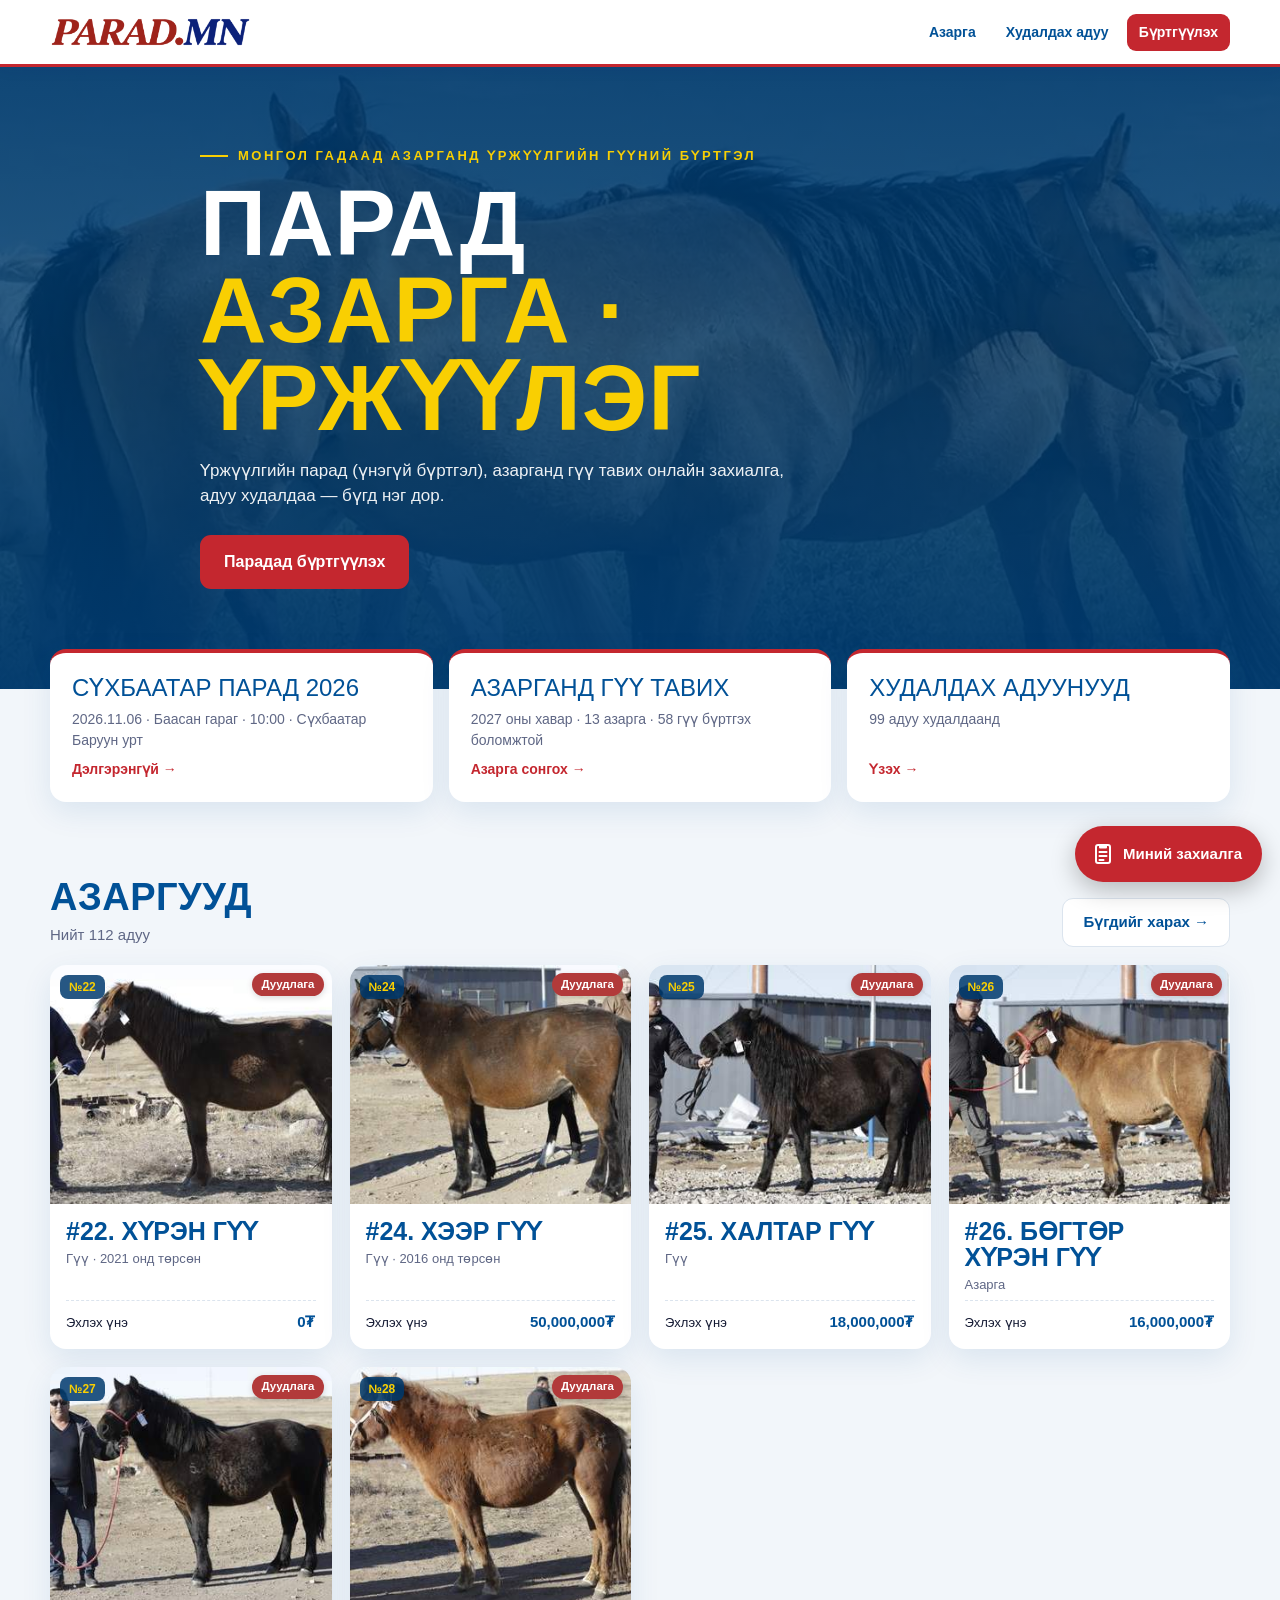
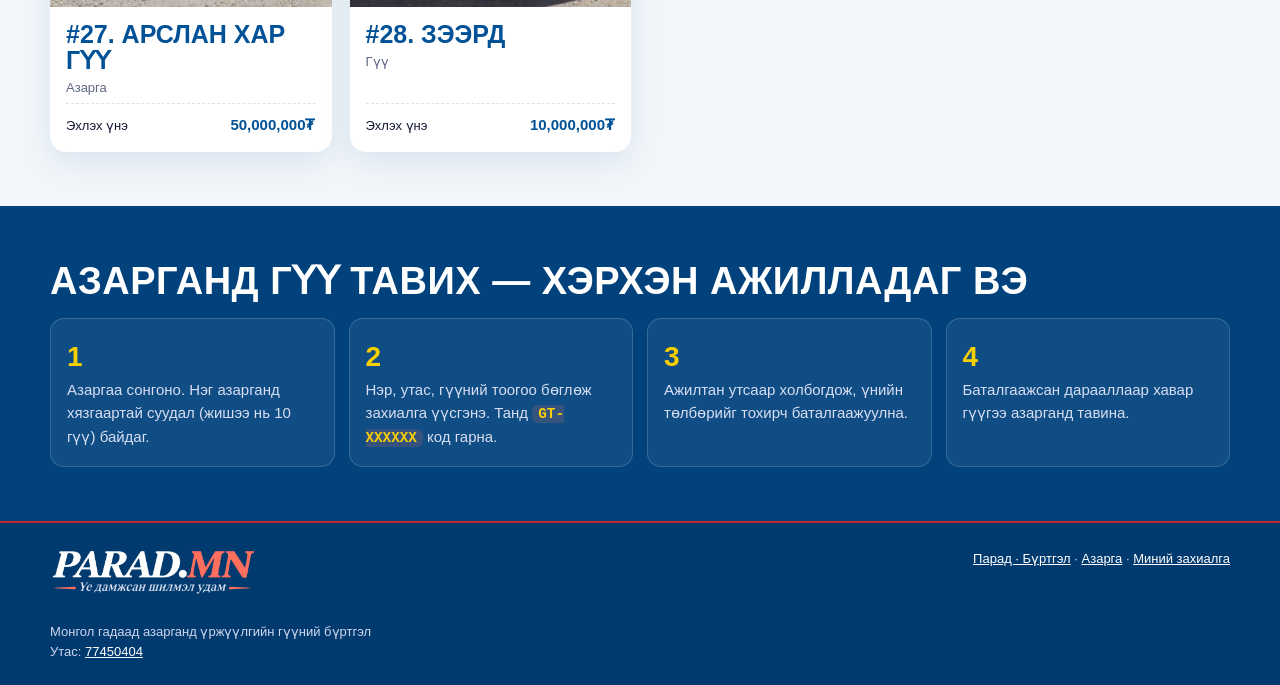
<file: index.html>
<!doctype html>
<html lang="mn">
<head>
<meta charset="utf-8">
<meta name="viewport" content="width=device-width, initial-scale=1, viewport-fit=cover">
<title>Parad.mn — Үе дамжсан шилмэл удам · Азарганд гүү тавих · Худалдах адуунууд</title>
<meta name="description" content="Монгол гадаад азарганд үржүүлгийн гүүний бүртгэл: үржүүлгийн парад (үнэгүй бүртгэл), азарганд гүү тавих онлайн захиалга, азарга зарах, дуудлага худалдаа.">
<meta property="og:title" content="Parad.mn — Үе дамжсан шилмэл удам">
<meta property="og:description" content="Парад, азарганд гүү тавих, азарга зарах — нэг дор.">
<meta property="og:image" content="img/hero.jpg">
<meta name="theme-color" content="#ffffff">
<link rel="preconnect" href="https://fonts.googleapis.com">
<link rel="preconnect" href="https://fonts.gstatic.com" crossorigin>
<link href="https://fonts.googleapis.com/css2?family=Montserrat:wght@400;500;600;700;800&family=Oswald:wght@500;600;700&display=swap" rel="stylesheet" media="print" onload="this.media=\'all\'"><noscript><link href="https://fonts.googleapis.com/css2?family=Montserrat:wght@400;500;600;700;800&family=Oswald:wght@500;600;700&display=swap" rel="stylesheet"></noscript>
<link rel="stylesheet" href="css/style.css?v=2611271330">
<link rel="stylesheet" href="css/pm.css?v=2611271330">
<link rel="modulepreload" href="js/app.js?v=2611271330">
<link rel="modulepreload" href="js/config.js?v=2611271330">
<link rel="modulepreload" href="js/vendor/qrcode.mjs?v=2611271330">
<link rel="modulepreload" href="js/pm-ui.js?v=2611271330">
<link rel="preconnect" href="https://mfghbmsqdksbxpnbvmbs.supabase.co" crossorigin>
<link rel="icon" href="favicon.png" type="image/png">
<link rel="apple-touch-icon" href="apple-touch-icon.png">
</head>
<body>
<header class="site-header" id="site-header"></header>
<main>
  <section class="home-hero">
    <div class="container">
      <div class="eyebrow">Монгол гадаад азарганд үржүүлгийн гүүний бүртгэл</div>
      <h1>Парад<br><span>Азарга · Үржүүлэг</span></h1>
      <p class="lead">Үржүүлгийн парад (үнэгүй бүртгэл), азарганд гүү тавих онлайн захиалга, адуу худалдаа — бүгд нэг дор.</p>
      <div class="actions">
        <a class="btn btn-accent btn-lg" href="register.html" id="hero-parade">Парадын мэдээлэл</a>
      </div>
      <div class="countdown" id="countdown"></div>
    </div>
  </section>

  <section class="section" style="padding-top:0">
    <div class="container">
      <div class="tiles" id="tiles"></div>
    </div>
  </section>

  <section class="section" style="padding-top:20px" id="featured-sec">
    <div class="container">
      <div class="sec-head"><div><h2>Азаргууд</h2><p class="sub" id="feat-sub"></p></div><a class="btn btn-light" href="stallions.html">Бүгдийг харах →</a></div>
      <div class="hgrid" id="featured"><div class="empty-box">Ачаалж байна…</div></div>
    </div>
  </section>

  <section class="section dark">
    <div class="container">
      <h2 style="color:#fff">Азарганд гүү тавих — хэрхэн ажилладаг вэ</h2>
      <div class="steps4">
        <div><b>1</b>Азаргаа сонгоно. Нэг азарганд хязгаартай суудал (жишээ нь 10 гүү) байдаг.</div>
        <div><b>2</b>Нэр, утас, гүүний тоогоо бөглөж захиалга үүсгэнэ. Танд <span class="code">GT-XXXXXX</span> код гарна.</div>
        <div><b>3</b>Ажилтан утсаар холбогдож, үнийн төлбөрийг тохирч баталгаажуулна.</div>
        <div><b>4</b>Баталгаажсан дарааллаар хавар гүүгээ азарганд тавина.</div>
      </div>
    </div>
  </section>

</main>
<footer class="site-footer" id="site-footer"></footer>

<script type="module">
import { api, apiCached, esc, money, fmtDay, fmtTime, fmtWeekday, startCountdown, renderChrome, store, auctionState, studState } from './js/app.js?v=2611271330';
import { hcard } from './js/pm-ui.js?v=2611271330';
const $ = id => document.getElementById(id);

let cdStarted = false;
function show({ horses, site, event }, stale) {
  renderChrome({ ...event, contact_phone: site.phone });
  const ev = event.event_public;
  const parade = ev
    ? { t: event.event_name, p: `${fmtDay(event.event_at)} · ${fmtWeekday(event.event_at)} · ${fmtTime(event.event_at)} · ${event.location}`, g: 'Дэлгэрэнгүй →' }
    : { t: 'Парад', p: 'Дараагийн парадын огноо, байршил удахгүй зарлагдана.', g: 'Мэдээлэл →' };
  const studH = horses.filter(h => h.stud_enabled && h.stud_active);
  const seats = studH.reduce((a, h) => a + studState(h).left, 0);
  const saleH = horses.filter(h => h.sale_mode !== 'none' && h.sale_status !== 'sold');
  const live = horses.filter(h => auctionState(h) === 'open').length;
  $('tiles').innerHTML = `
    <a class="tile" href="register.html"><div class="tt">${esc(parade.t)}</div><div class="tp">${esc(parade.p)}</div><div class="go">${parade.g}</div></a>
    <a class="tile" href="stallions.html"><div class="tt">Азарганд гүү тавих</div><div class="tp">${esc(site.season)} · ${studH.length} азарга · ${seats} гүү бүртгэх боломжтой</div><div class="go">Азарга сонгох →</div></a>
    <a class="tile" href="stallions.html?f=sale"><div class="tt">Худалдах адуунууд</div><div class="tp">${saleH.length} адуу худалдаанд</div><div class="go">Үзэх →</div></a>`;
  if (ev) {
    $('hero-parade').textContent = event.sales_open ? 'Парадад бүртгүүлэх' : 'Парадын мэдээлэл';
    if (!stale && !cdStarted && new Date(event.event_at) > new Date()) { cdStarted = true; startCountdown($('countdown'), event.event_at, event.now); }
  }
  const feat = [...horses].sort((a, b) => (auctionState(b) === 'open') - (auctionState(a) === 'open') || a.sort - b.sort).slice(0, 6);
  $('feat-sub').textContent = `Нийт ${horses.length} адуу`;
  $('featured').innerHTML = feat.length ? feat.map(hcard).join('') : '<div class="empty-box">Одоогоор адуу бүртгэгдээгүй байна.</div>';
}
try {
  await apiCached('horses', {}, show);
} catch (e) {
  renderChrome({});
  $('tiles').innerHTML = '';
  $('featured').innerHTML = `<div class="empty-box">${esc(e.message)}</div>`;
}
</script>
</body>
</html>
</file>
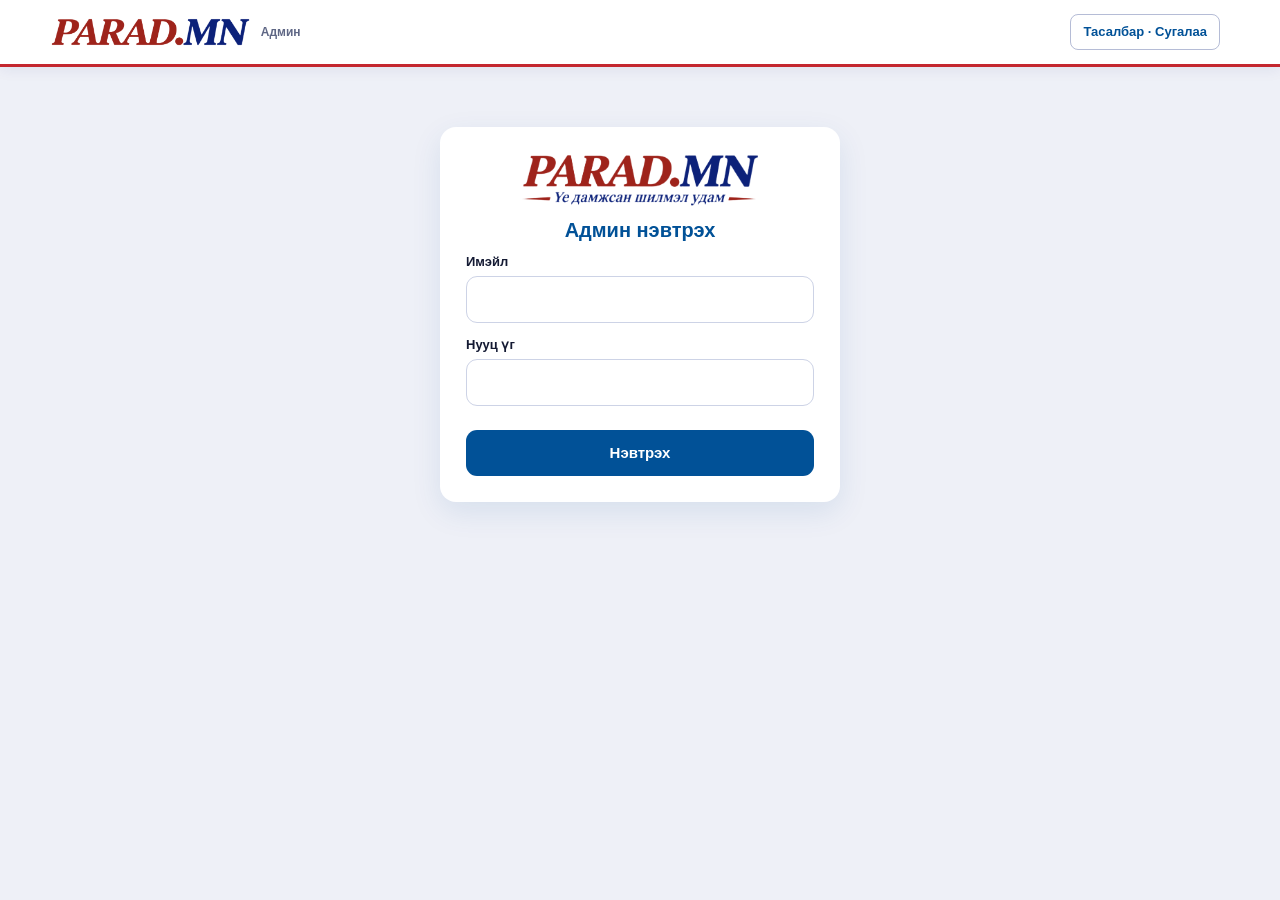
<file: admin-horses.html>
<!doctype html>
<html lang="mn">
<head>
<meta charset="utf-8">
<meta name="viewport" content="width=device-width, initial-scale=1, viewport-fit=cover">
<title>Админ — Адуу · Гүү тавих · Зарах | parad.mn</title>
<meta name="robots" content="noindex">
<meta name="theme-color" content="#ffffff">
<link rel="preconnect" href="https://fonts.googleapis.com">
<link rel="preconnect" href="https://fonts.gstatic.com" crossorigin>
<link href="https://fonts.googleapis.com/css2?family=Montserrat:wght@400;500;600;700;800&family=Oswald:wght@500;600;700&display=swap" rel="stylesheet" media="print" onload="this.media=\'all\'"><noscript><link href="https://fonts.googleapis.com/css2?family=Montserrat:wght@400;500;600;700;800&family=Oswald:wght@500;600;700&display=swap" rel="stylesheet"></noscript>
<link rel="stylesheet" href="css/style.css?v=2611271330">
<link rel="stylesheet" href="css/pm.css?v=2611271330">
<link rel="icon" href="favicon.png" type="image/png">
<link rel="apple-touch-icon" href="apple-touch-icon.png">
<style>
  body { background: #eef0f7; }
  .login { max-width: 400px; margin: 60px auto; }
  .login .panel { padding: 26px; }
  .topbar { display: flex; align-items: center; gap: 10px; color: var(--navy); font-size: 13px; }
  .topbar .who { opacity: .85; white-space: nowrap; overflow: hidden; text-overflow: ellipsis; max-width: 200px; }
  .role { background: var(--accent); color: #fff; font-weight: 800; font-size: 11px; padding: 3px 8px; border-radius: 6px; text-transform: uppercase; }
  .tabs { display: flex; gap: 4px; overflow-x: auto; background: #fff; border-radius: 14px; padding: 6px; margin: 18px 0; box-shadow: var(--shadow); scrollbar-width: none; }
  .tabs button { border: none; background: none; padding: 10px 14px; border-radius: 10px; font-weight: 700; color: var(--muted); cursor: pointer; white-space: nowrap; font-size: 14px; }
  .tabs button.active { background: var(--navy); color: #fff; }
  .tabs .dot { display: inline-block; min-width: 18px; padding: 0 5px; border-radius: 9px; background: var(--red); color: #fff; font-size: 11px; margin-left: 5px; }
  .kpis { display: grid; grid-template-columns: repeat(auto-fit, minmax(170px, 1fr)); gap: 12px; margin-bottom: 16px; }
  .kpi { background: #fff; border-radius: 14px; padding: 16px; box-shadow: var(--shadow); }
  .kpi span { color: var(--muted); font-size: 12.5px; font-weight: 600; }
  .kpi b { display: block; font-family: var(--display); font-size: 32px; color: var(--navy); line-height: 1.1; margin-top: 2px; }
  .kpi small { color: var(--muted); font-size: 12px; }
  .kpi.warn { background: var(--red-l); } .kpi.warn b { color: var(--red); }
  .filters { display: flex; gap: 8px; flex-wrap: wrap; margin-bottom: 12px; align-items: center; }
  .filters .input { width: auto; min-width: 140px; padding: 9px 12px; font-size: 14px; }
  .filters .grow { flex: 1; min-width: 200px; }
  .table-wrap { background: #fff; border-radius: 14px; box-shadow: var(--shadow); overflow-x: auto; margin-bottom: 16px; }
  table.tbl { width: 100%; border-collapse: collapse; font-size: 13.5px; min-width: 860px; }
  table.tbl th, table.tbl td { padding: 10px 12px; border-bottom: 1px solid var(--line); text-align: left; vertical-align: top; }
  table.tbl th { background: #f5f6fb; color: var(--muted); font-size: 11.5px; text-transform: uppercase; letter-spacing: .4px; position: sticky; top: 0; }
  table.tbl tr:hover td { background: #f7f8fd; }
  table.tbl td small { color: var(--muted); display: block; }
  .tag { display: inline-block; padding: 3px 8px; border-radius: 6px; font-size: 11.5px; font-weight: 700; white-space: nowrap; }
  .tag.pending { background: var(--amber-l); color: #7a5b12; } .tag.confirmed, .tag.done, .tag.contacted { background: var(--ok-l); color: var(--ok); }
  .tag.cancelled, .tag.expired { background: var(--red-l); color: var(--red); } .tag.new { background: #dfeaf5; color: #1d4f7a; } .tag.closed { background: #e9ebf3; color: var(--muted); }
  .acts { display: flex; gap: 5px; flex-wrap: wrap; }
  .panel2 { background: #fff; border-radius: 14px; box-shadow: var(--shadow); padding: 18px; margin-bottom: 16px; }
  .panel2 h3 { margin: 0 0 10px; color: var(--navy); font-size: 17px; }
  .capgrid { display: grid; grid-template-columns: repeat(auto-fill, minmax(190px, 1fr)); gap: 10px; margin-bottom: 14px; }
  .cap { background: #fff; border-radius: 12px; box-shadow: var(--shadow); padding: 12px 14px; cursor: pointer; border: 2px solid transparent; }
  .cap.sel { border-color: var(--accent); }
  .cap b { display: block; font-size: 14px; } .cap small { color: var(--muted); }
  .modal.wide { width: min(760px, 100%); }
  .grid2 { display: grid; grid-template-columns: 1fr 1fr; gap: 12px; } .grid3 { display: grid; grid-template-columns: 1fr 1fr 1fr; gap: 12px; }
  .photo-edit { display: flex; gap: 10px; flex-wrap: wrap; }
  .photo-edit .pe { position: relative; width: 96px; height: 96px; border-radius: 10px; overflow: hidden; border: 2px solid var(--line); }
  .photo-edit img { width: 100%; height: 100%; object-fit: cover; }
  .photo-edit .pe button { position: absolute; top: 2px; right: 2px; border: none; background: rgba(0,0,0,.65); color: #fff; width: 22px; height: 22px; border-radius: 11px; cursor: pointer; line-height: 1; }
  .photo-edit .pe .first { position: absolute; left: 2px; bottom: 2px; background: var(--accent); color: #fff; font-size: 10px; font-weight: 800; padding: 1px 5px; border-radius: 5px; }
  .sect { border-top: 1px solid var(--line); margin-top: 16px; padding-top: 12px; }
  .sect h4 { margin: 0 0 8px; color: var(--navy); font-size: 15px; }
  .chk { display: flex; align-items: center; gap: 8px; font-weight: 600; }
  .chk input { width: 18px; height: 18px; }
  @media (max-width: 640px) { .grid2, .grid3 { grid-template-columns: 1fr; } }
#hf .grid2 > *, #hf .grid3 > * { min-width: 0; }
#chk-box span { white-space: normal !important; display: inline-block; }
</style>
</head>
<body>
<header class="site-header"><div class="container">
  <a class="brand" href="index.html"><img src="img/parad-wordmark.png" alt="Parad.mn"><small>Админ</small></a>
  <a class="btn btn-ghost btn-sm" href="admin.html" style="margin-left:auto;margin-right:10px">Тасалбар · Сугалаа</a>
  <div class="topbar hidden" id="topbar"><span class="role" id="role"></span><span class="who" id="who"></span><button class="btn btn-ghost btn-sm" id="logout">Гарах</button></div>
</div></header>

<main class="container">
  <section class="login hidden" id="login"><div class="panel"><img src="img/parad-logo.png" alt="Parad.mn" style="width:240px;max-width:100%;margin:0 auto 12px">
    <h2 style="text-align:center;color:var(--navy);font-size:20px">Админ нэвтрэх</h2>
    <form class="form" id="login-form">
      <div><label for="l-email">Имэйл</label><input class="input" id="l-email" type="email" autocomplete="username" required></div>
      <div><label for="l-pass">Нууц үг</label><input class="input" id="l-pass" type="password" autocomplete="current-password" required></div>
      <div id="l-err"></div><button class="btn btn-navy btn-block" type="submit">Нэвтрэх</button>
    </form></div></section>

  <section class="hidden" id="app">
    <nav class="tabs" id="tabs"></nav>
    <div id="view"></div>
  </section>
</main>

<div class="modal-bg" id="modal" aria-hidden="true"><div class="modal" id="modal-box">
  <div class="modal-head"><b id="m-title"></b><button type="button" id="m-close" aria-label="Хаах">×</button></div>
  <div class="modal-body" id="m-body"></div></div></div>

<script type="module">
import { api as rawApi, auth, esc, money, mnt, fmtDT, toast, KIND, photoOf, configured, discPct, BREEDS, moneyVal } from './js/app.js?v=2611271330';
const $ = id => document.getElementById(id);
let me = null, H = [], site = null, tab = 'dash';
let B = [], Q = [], stats = null, bookingHorse = '', bookingStatus = '', bookingText = '';

async function api(action, body = {}) {
  const tok = await auth.token();
  if (!tok) { showLogin(); throw new Error('Дахин нэвтэрнэ үү.'); }
  try { return await rawApi(action, body, tok); }
  catch (e) { if (e.status === 401) { auth.logout(); showLogin(); } throw e; }
}
const fail = e => toast(e.message || String(e), 4500);
const AIMAGS = ['Улаанбаатар', 'Архангай', 'Баян-Өлгий', 'Баянхонгор', 'Булган', 'Говь-Алтай', 'Говьсүмбэр', 'Дархан-Уул', 'Дорноговь', 'Дорнод', 'Дундговь', 'Завхан', 'Орхон', 'Өвөрхангай', 'Өмнөговь', 'Сүхбаатар', 'Сэлэнгэ', 'Төв', 'Увс', 'Ховд', 'Хөвсгөл', 'Хэнтий', 'Гадаад'];
const ACH = ['Сумын ой', 'Аймгийн наадам', 'Аймгийн бүс', 'Улсын наадам', 'Улсын бүс', 'Их хурд'];
const TESTS = [['test_yam', 'Ям'], ['test_niiluuleg', 'Нийлүүлэг'], ['test_hachig', 'Хачгийн халуун']];
const TV = { pending: 'Хүлээгдэж буй', negative: 'Сөрөг ✓', positive: 'Эерэг ✗' };
const MSUH = { pending: 'Хүлээгдэж буй', approved: 'Баталсан ✓', rejected: 'Татгалзсан ✗' };
// Парадын шалгалтын чеклист: МСУХ, 3 шинжилгээ, хураамж, (азарга бол пасспорт + 5 зураг), лот
function checklist(h) {
  const items = [
    ['МСУХ удам баталсан', h.msuh_status === 'approved'],
    ...TESTS.map(([k, l]) => [`${l} сөрөг`, h[k] === 'negative']),
    ['Бүртгэлийн хураамж төлсөн', !!h.reg_fee_paid],
  ];
  if (h.kind === 'stallion') items.push(['Пасспорттой', !!h.has_passport], ['5+ зураг', (h.photos || []).length >= 5]);
  items.push(['Лотын дугаартай', h.lot_no != null]);
  return items;
}
const checkDone = h => checklist(h).every(([, ok]) => ok);
const pct = () => Number(site?.commission_pct ?? 10);
const commission = price => Math.round(Number(price || 0) * pct() / 100);

// ---------- цаг (Улаанбаатар UTC+8) ----------
const toLocalInput = v => v ? new Date(new Date(v).getTime() + 8 * 3600_000).toISOString().slice(0, 16) : '';
const fromLocalInput = v => v ? new Date(v + ':00+08:00').toISOString() : null;

// ---------- нэвтрэх ----------
function showLogin(msg) {
  $('app').classList.add('hidden'); $('topbar').classList.add('hidden'); $('login').classList.remove('hidden');
  if (msg) $('l-err').innerHTML = `<div class="alert error">${esc(msg)}</div>`;
}
$('login-form').onsubmit = async e => {
  e.preventDefault(); $('l-err').innerHTML = '';
  try { await auth.login($('l-email').value.trim(), $('l-pass').value); await boot(); }
  catch (ex) { $('l-err').innerHTML = `<div class="alert error">${esc(ex.message)}</div>`; }
};
$('logout').onclick = () => { auth.logout(); location.reload(); };

// ---------- модаль ----------
function modal(title, html, wide) {
  $('m-title').textContent = title; $('m-body').innerHTML = html;
  $('modal-box').classList.toggle('wide', !!wide);
  $('modal').classList.add('open'); $('modal').setAttribute('aria-hidden', 'false');
}
const closeModal = () => { $('modal').classList.remove('open'); $('modal').setAttribute('aria-hidden', 'true'); };
$('m-close').onclick = closeModal;
$('modal').addEventListener('click', e => { if (e.target === $('modal')) closeModal(); });

// ---------- табууд ----------
const TABS = [['dash', 'Самбар'], ['horses', 'Адуу'], ['stud', 'Гүү тавих'], ['sale', 'Зарах'], ['settings', 'Тохиргоо']];
function buildTabs() {
  const dots = { stud: stats?.stud_pending, sale: (stats?.sale_new || 0) };
  $('tabs').innerHTML = TABS.map(([k, l]) => `<button data-t="${k}" class="${tab === k ? 'active' : ''}">${l}${dots[k] ? `<span class="dot">${dots[k]}</span>` : ''}</button>`).join('');
  $('tabs').querySelectorAll('button').forEach(b => b.onclick = () => { tab = b.dataset.t; show(); });
}
async function show() {
  buildTabs();
  $('view').innerHTML = '<div class="empty-box">Ачаалж байна…</div>';
  try { await ({ dash: vDash, horses: vHorses, stud: vStud, sale: vSale, settings: vSettings })[tab](); } catch (e) { $('view').innerHTML = `<div class="alert error">${esc(e.message)}</div>`; }
}
async function loadHorses() { const r = await api('admin_horses'); H = r.horses; site = r.site; }
async function loadStats() { stats = await api('admin_pm_stats'); buildTabs(); }

// ================== САМБАР ==================
async function vDash() {
  await Promise.all([loadHorses(), loadStats()]);
  const s = stats;
  $('view').innerHTML = `<div class="kpis">
    <div class="kpi"><span>Бүртгэлтэй адуу</span><b>${s.horses}</b><small>${s.stallions} азарга</small></div>
    <div class="kpi ${s.stud_pending ? 'warn' : ''}"><span>Баталгаажуулалт хүлээж буй</span><b>${s.stud_pending}</b><small>гүү тавих захиалга</small></div>
    <div class="kpi"><span>Баталгаажсан захиалга</span><b>${s.stud_confirmed}</b><small>${s.stud_mares} гүү</small></div>
    <div class="kpi"><span>Баталгаажсан дүн</span><b style="font-size:24px">${money(s.stud_amount)}</b><small>төлөгдсөн ${money(s.stud_paid)}</small></div>
    <div class="kpi ${s.sale_new ? 'warn' : ''}"><span>Шинэ хүсэлт (зарах)</span><b>${s.sale_new}</b></div>
    <div class="kpi"><span>Явагдаж буй дуудлага</span><b>${s.auctions_open}</b><small>${s.bids} бооцоо</small></div>
    <div class="kpi"><span>Лоттой адуу</span><b>${s.lots ?? 0}</b><small>шалгалт бүрэн ${s.verified ?? 0}</small></div>
    <div class="kpi"><span>Зарагдсан</span><b>${s.sold_count ?? 0}</b><small>${money(s.sold_amount)} · шимтгэл ${money(s.commission)}</small></div>
    <div class="kpi"><span>Гүү тавих — манай орлого</span><b style="font-size:24px">${money(s.stud_org_fee)}</b><small>гүү тус бүрээс</small></div>
    <div class="kpi"><span>Бүртгэлийн хураамж</span><b style="font-size:24px">${money(s.reg_fees)}</b><small>төлсөн гэж тэмдэглэсэн</small></div></div>
    <div class="panel2"><h3>Азарга бүрийн суудал</h3>${capTable()}</div>`;
}
function capTable() {
  const rows = H.filter(h => h.stud_enabled).map(h => `<tr><td><b>${esc(h.name)}</b></td><td>${h.stud_active ? '' : '<span class="tag closed">Хаалттай</span>'}</td><td>${h.confirmed_mares}/${h.stud_capacity}</td><td>${h.pending_mares}</td><td>${h.stud_fee == null ? 'Private' : money(h.stud_price)}${h.stud_price < h.stud_fee ? ` <span class="disc-tag">-${discPct(h.stud_fee, h.stud_price)}%</span>` : ''}</td></tr>`).join('');
  return `<div class="table-wrap" style="box-shadow:none;margin:0"><table class="tbl" style="min-width:520px"><tr><th>Азарга</th><th></th><th>Баталгаажсан / суудал</th><th>Хүлээгдэж буй</th><th>Үнэ</th></tr>${rows || '<tr><td colspan="5" class="muted">Гүү тавих азарга алга</td></tr>'}</table></div>`;
}

// ================== АДУУ ==================
// Дуудлагад цаг тохируулахгүй: дуусах цагийг алс ирээдүйд тавьж, админ «хаагдсан» болгох хүртэл нээлттэй байлгана
const NO_END = '2099-12-31T15:59:00Z';

// Өмнө нь оруулсан зургуудыг шахах: жижиг (t) хувилбаргүй зураг бүрийг татаж, үндсэн + жижиг болгон дахин хадгална
async function shrinkAll() {
  const todo = H.filter(h => (h.photos || []).some(p => !p.t || p.t === p.u));
  if (!todo.length) return toast('Бүх зураг аль хэдийн шахагдсан байна.');
  if (!confirm(`${todo.length} адууны зургийг шахах уу? Хэдэн минут болж магадгүй — хуудсаа хаалгүй хүлээнэ үү.`)) return;
  const btn = $('shrink-all'); btn.disabled = true; let done = 0, bad = 0;
  for (const h of todo) {
    btn.textContent = `Шахаж байна… ${done + 1}/${todo.length}`;
    const photos = [];
    for (const p of h.photos || []) {
      if (p.t && p.t !== p.u) { photos.push(p); continue; }
      try {
        const img = await loadImg(p.u + (p.u.includes('?') ? '&' : '?') + 'x=' + Date.now());
        const up = async preset => (await api('admin_horse_photo', { slug: h.slug, data: await toB64(await shrink(img, preset)), type: 'image/jpeg' })).url;
        const [u, t] = await Promise.all([up(IMG.main), up(IMG.thumb)]);
        photos.push({ u, t });
      } catch (e) { bad++; photos.push(p); console.error(h.slug, e); }
    }
    try { await api('admin_horse_save', { horse: { id: h.id, photos } }); h.photos = photos; } catch (e) { bad++; console.error(e); }
    done++;
  }
  btn.disabled = false; btn.textContent = 'Зургуудыг шахах';
  toast(bad ? `${done} адуу дууслаа, ${bad} зураг алдаатай (дахин дарж оролдоно уу).` : `${done} адууны зураг шахагдлаа ✓`);
  await loadHorses(); vHorses();
}

// Адууны жагсаалт: каталогийн №, оруулсан дараалал, нэрээр эрэмбэлэх + хайх, шүүх (сонголт энэ хөтөч дээр хадгалагдана)
const HV = (() => { try { return { sort: 'cat', q: '', kind: 'all', pub: 'all', ...JSON.parse(localStorage.getItem('pm_hv') || '{}') }; } catch { return { sort: 'cat', q: '', kind: 'all', pub: 'all' }; } })();
const saveHV = () => { try { localStorage.setItem('pm_hv', JSON.stringify({ ...HV, q: '' })); } catch { /* */ } };
const SORTS = {
  cat: ['Каталог № (1→)', (a, b) => (a.sort ?? 1e9) - (b.sort ?? 1e9) || a.name.localeCompare(b.name)],
  catd: ['Каталог № (→1)', (a, b) => (b.sort ?? -1) - (a.sort ?? -1) || a.name.localeCompare(b.name)],
  added: ['Оруулсан дараалал (эхнийх нь эхэнд)', (a, b) => String(a.created_at || '').localeCompare(String(b.created_at || ''))],
  addedd: ['Сүүлд оруулсан нь эхэнд', (a, b) => String(b.created_at || '').localeCompare(String(a.created_at || ''))],
  edited: ['Сүүлд зассан нь эхэнд', (a, b) => String(b.updated_at || '').localeCompare(String(a.updated_at || ''))],
  name: ['Нэрээр (А→Я)', (a, b) => a.name.localeCompare(b.name, 'mn')],
};
async function vHorses() {
  await loadHorses();
  const hasDates = H.some(h => h.created_at);
  if (!hasDates && ['added', 'addedd', 'edited'].includes(HV.sort)) HV.sort = 'cat';
  const kinds = [...new Set(H.map(h => h.kind))];
  $('view').innerHTML = `<div class="filters"><button class="btn btn-accent" id="new-horse">+ Шинэ адуу бүртгэх</button><button class="btn btn-light" id="shrink-all" title="Хуучин том зургуудыг жижигрүүлж, картанд зориулсан жижиг хувилбар үүсгэнэ">Зургуудыг шахах</button></div>
    <div class="filters hv-bar">
      <input class="input" id="hv-q" type="search" placeholder="Хайх: каталог №, нэр, эцэг, эх, тамга…" value="${esc(HV.q)}" style="flex:1 1 240px">
      <select class="input" id="hv-sort">${Object.entries(SORTS).filter(([k]) => hasDates || !['added', 'addedd', 'edited'].includes(k)).map(([k, [l]]) => `<option value="${k}"${HV.sort === k ? ' selected' : ''}>${l}</option>`).join('')}</select>
      <select class="input" id="hv-kind"><option value="all">Бүх төрөл</option>${kinds.map(k => `<option value="${k}"${HV.kind === k ? ' selected' : ''}>${esc(KIND[k] || k)}</option>`).join('')}</select>
      <select class="input" id="hv-pub">${[['all', 'Бүгд'], ['pub', 'Сайтад харагддаг'], ['hid', 'Нууцалсан'], ['nophoto', 'Зураггүй']].map(([k, l]) => `<option value="${k}"${HV.pub === k ? ' selected' : ''}>${l}</option>`).join('')}</select>
      <span class="muted small" id="hv-n"></span></div>
    <div class="table-wrap"><table class="tbl"><thead><tr><th style="width:56px">№</th><th></th><th>Адуу</th><th>Гүү тавих</th><th>Зарах</th><th>Төлөв</th><th></th></tr></thead><tbody id="hv-rows"></tbody></table></div>
    ${hasDates ? '' : '<p class="small muted">«Оруулсан дараалал»-аар эрэмбэлэх нь серверийн шинэчлэлийн дараа нэмэгдэнэ.</p>'}`;
  const paint = () => {
    const t = HV.q.trim().toLowerCase();
    const list = H.filter(h => (HV.kind === 'all' || h.kind === HV.kind)
      && (HV.pub === 'all' || (HV.pub === 'pub' && h.published) || (HV.pub === 'hid' && !h.published) || (HV.pub === 'nophoto' && !(h.photos || []).length))
      && (!t || String(h.sort) === t.replace(/^#/, '') || String(h.lot_no) === t.replace(/^(лот|l)\s*/, '') || `${h.name} ${h.name_en || ''} ${h.sire || ''} ${h.dam || ''} ${h.tamga || ''} ${h.breed || ''} ${h.slug} ${h.owner_name || ''} ${h.owner_phone || ''}`.toLowerCase().includes(t)))
      .sort(SORTS[HV.sort][1]);
    $('hv-n').textContent = list.length === H.length ? `${H.length} адуу` : `${list.length} / ${H.length} адуу`;
    $('hv-rows').innerHTML = list.map(h => `<tr data-id="${h.id}"><td><b style="font-size:16px;color:var(--navy)">${h.sort != null && h.sort < 1000 ? h.sort : '—'}</b></td>
    <td style="width:64px">${photoOf(h, 0, true) ? `<img src="${esc(photoOf(h, 0, true))}" style="width:54px;height:54px;object-fit:cover;border-radius:8px" alt="" loading="lazy">` : '<span class="muted small">зураггүй</span>'}</td>
    <td>${h.lot_no ? `<span class="lot-badge">Лот ${h.lot_no}</span> ` : ''}<b>${esc(h.name)}</b><small>${esc(KIND[h.kind] || h.kind)}${h.foaled ? ' · ' + h.foaled : ''}${h.breed ? ' · ' + esc(h.breed) : ''}${h.created_at ? ' · оруулсан ' + esc(fmtDT(h.created_at)) : ''}</small>${h.owner_name ? `<small>Эзэн: ${esc(h.owner_name)}${h.owner_phone ? ' · ' + esc(h.owner_phone) : ''}</small>` : ''}<small>${checkDone(h) ? '<span style="color:var(--ok)">✓ Шалгалт бүрэн</span>' : `Шалгалт ${checklist(h).filter(([, ok]) => ok).length}/${checklist(h).length}`}</small></td>
    <td>${h.stud_enabled ? `Гүү бүртгэнэ · ${h.stud_fee == null ? 'Private' : money(h.stud_price) + (h.stud_price < h.stud_fee ? ` <span class="disc-tag">-${discPct(h.stud_fee, h.stud_price)}%</span>` : '')}<small>${h.confirmed_mares}/${h.stud_capacity}${h.stud_active ? '' : ' · хаалттай'}</small>` : '<span class="muted">—</span>'}</td>
    <td>${{ none: '<span class="muted">—</span>', fixed: `Тогтмол · ${mnt(h.sale_price)}`, auction: `Дуудлага · ${h.top_bid ? money(h.top_bid) : 'бооцоо алга'}` }[h.sale_mode]}${h.sale_mode !== 'none' ? `<small>${{ available: 'Худалдаанд', reserved: 'Захиалагдсан', sold: 'Зарагдсан' }[h.sale_status]}</small>` : ''}</td>
    <td>${h.published ? '<span class="tag confirmed">Сайтад</span>' : '<span class="tag closed">Нууц</span>'}</td>
    <td><button class="btn btn-light btn-sm" data-edit="${h.id}">Засах</button> <a class="btn btn-ghost btn-sm" href="horse.html?s=${encodeURIComponent(h.slug)}" target="_blank" rel="noopener">Харах</a></td></tr>`).join('')
      || `<tr><td colspan="7" class="muted">${H.length ? 'Хайлтад тохирох адуу алга' : 'Адуу бүртгэгдээгүй байна'}</td></tr>`;
    $('hv-rows').querySelectorAll('[data-edit]').forEach(b => b.onclick = () => editHorse(H.find(h => h.id === b.dataset.edit)));
  };
  $('hv-q').oninput = e => { HV.q = e.target.value; paint(); };
  $('hv-sort').onchange = e => { HV.sort = e.target.value; saveHV(); paint(); };
  $('hv-kind').onchange = e => { HV.kind = e.target.value; saveHV(); paint(); };
  $('hv-pub').onchange = e => { HV.pub = e.target.value; saveHV(); paint(); };
  $('new-horse').onclick = () => editHorse(null);
  $('shrink-all').onclick = shrinkAll;
  paint();
}

// Зургийг хөтөч дээр жижигрүүлж JPEG болгоно (сайт хурдан ачаалагдахын тулд):
//   үндсэн зураг — урт тал 1100px, чанар 0.72 (~100–150KB)
//   жижиг (карт)  — урт тал 480px,  чанар 0.68 (~25–40KB)
//   удмын бичиг   — урт тал 1600px, чанар 0.8 (бичиг уншигдахаар)
const IMG = { main: [1100, .72], thumb: [480, .68], pedigree: [1600, .8] };
function loadImg(src) {
  return new Promise((res, rej) => { const img = new Image(); img.crossOrigin = 'anonymous'; img.onload = () => res(img); img.onerror = () => rej(new Error('Зураг уншиж чадсангүй')); img.src = src; });
}
function shrink(img, [max, q]) {
  const k = Math.min(1, max / Math.max(img.naturalWidth, img.naturalHeight));
  const c = document.createElement('canvas'); c.width = Math.round(img.naturalWidth * k); c.height = Math.round(img.naturalHeight * k);
  const g = c.getContext('2d'); g.fillStyle = '#fff'; g.fillRect(0, 0, c.width, c.height); g.drawImage(img, 0, 0, c.width, c.height);
  return new Promise((res, rej) => c.toBlob(b => b ? res(b) : rej(new Error('Зураг боловсруулж чадсангүй')), 'image/jpeg', q));
}
async function resizeImage(file, preset = IMG.main) {
  const url = URL.createObjectURL(file);
  try { return await shrink(await loadImg(url), preset); } finally { URL.revokeObjectURL(url); }
}
const toB64 = blob => new Promise((res, rej) => { const r = new FileReader(); r.onload = () => res(String(r.result).split(',')[1]); r.onerror = rej; r.readAsDataURL(blob); });

function editHorse(h) {
  const isNew = !h; h = h || { kind: 'stallion', published: true, stud_capacity: site?.max_mares ? 10 : 10, stud_active: true, sale_mode: 'none', sale_status: 'available', auction_step: 500000, photos: [], sort: 100 };
  let photos = JSON.parse(JSON.stringify(h.photos || [])), pedigree = h.pedigree_img || '', passport = h.passport_img || '';
  let ach = JSON.parse(JSON.stringify(h.achievements || []));
  const v = x => esc(x == null ? '' : x);
  const sel = (k, list) => list.map(([a, l]) => `<option value="${a}"${h[k] === a ? ' selected' : ''}>${l}</option>`).join('');
  modal(isNew ? 'Шинэ адуу бүртгэх' : `${h.name} — засах`, `<form class="form" id="hf" novalidate>
    <div class="grid2"><div><label>Нэр <span class="req">*</span></label><input class="input" name="name" value="${v(h.name)}" required maxlength="80"></div>
      <div><label>Латин нэр</label><input class="input" name="name_en" value="${v(h.name_en)}" maxlength="80"></div></div>
    <div class="grid3"><div><label>Төрөл</label><select class="input" name="kind">${sel('kind', Object.entries(KIND))}</select></div>
      <div><label>Төрсөн он</label><input class="input" name="foaled" type="number" inputmode="numeric" min="1950" max="2100" placeholder="жишээ нь 2021" value="${v(h.foaled)}"></div>
      <div><label>Каталогийн дугаар / эрэмбэ</label><input class="input" name="sort" type="number" value="${v(h.sort)}"></div></div>
    <div class="grid3"><div><label>Үүлдэр</label><input class="input" name="breed" list="breed-list" value="${v(h.breed)}" placeholder="Сонгох эсвэл бичих"><datalist id="breed-list">${Object.entries(BREEDS).map(([g, l]) => l.map(x => `<option value="${x}">${g}</option>`).join('')).join('')}</datalist></div>
      <div><label>Зүс</label><input class="input" name="color" value="${v(h.color)}"></div>
      <div><label>Тамга</label><input class="input" name="tamga" value="${v(h.tamga)}"></div></div>
    <div class="grid3"><div><label>Эцэг</label><input class="input" name="sire" value="${v(h.sire)}"></div>
      <div><label>Эх</label><input class="input" name="dam" value="${v(h.dam)}"></div>
      <div><label>Чипийн дугаар</label><input class="input" name="microchip" value="${v(h.microchip)}"></div></div>
    <div><label>Тайлбар</label><textarea class="input" name="description" rows="4" maxlength="3000">${v(h.description)}</textarea></div>
    <div><label>Нэмэлт тэмдэглэл (удам, амжилт)</label><textarea class="input" name="notes" rows="3" maxlength="3000">${v(h.notes)}</textarea></div>
    <div class="sect"><h4>Зураг</h4><div class="photo-edit" id="pe"></div>
      <div style="margin-top:8px;display:flex;gap:8px;flex-wrap:wrap"><label class="btn btn-light btn-sm" style="cursor:pointer">+ Зураг нэмэх<input type="file" id="pf" accept="image/*" multiple hidden></label>
      <label class="btn btn-ghost btn-sm" style="cursor:pointer">Удмын бичгийн зураг<input type="file" id="pdf" accept="image/*" hidden></label><span class="muted small" id="pd-name"></span></div>
      <p class="small muted" style="margin:6px 0 0">Эхний зураг нь картан дээр гарна. Зураг автоматаар жижгэрнэ. Зураг нэмэхийн өмнө адууг нэг удаа хадгална.</p></div>
    <div class="sect"><h4>Парадын бүртгэл · шалгалт</h4>
      <div class="grid3"><div><label>Лотын дугаар (сайт, пайз, дэлгэц)</label><input class="input" name="lot_no" type="number" min="1" max="9999" value="${v(h.lot_no)}" placeholder="1–100"></div>
        <div><label>МСУХ удмын батлалт</label><select class="input" name="msuh_status">${Object.entries(MSUH).map(([k, l]) => `<option value="${k}"${(h.msuh_status || 'pending') === k ? ' selected' : ''}>${l}</option>`).join('')}</select></div>
        <div><label>МСУХ тайлбар</label><input class="input" name="msuh_note" value="${v(h.msuh_note)}" placeholder="Аль сумын МСУХ, хэн"></div></div>
      <div class="grid3" style="margin-top:8px">${TESTS.map(([k, l]) => `<div><label>${l}</label><select class="input" name="${k}">${Object.entries(TV).map(([a, b]) => `<option value="${a}"${(h[k] || 'pending') === a ? ' selected' : ''}>${b}</option>`).join('')}</select></div>`).join('')}</div>
      <p class="small muted" style="margin:4px 0 0">Аймгийн мал эмнэлгийн газар дээж авч, Улсын ариун цэврийн төв лабораторид шинжилнэ. Аль нэг нь эерэг бол бүртгэлийг цуцална.</p>
      <h4 style="margin-top:14px">Эзэн</h4>
      <div class="grid2"><div><label>Эзний нэр</label><input class="input" name="owner_name" value="${v(h.owner_name)}"></div>
        <div><label>Эзний утас</label><input class="input" name="owner_phone" type="tel" value="${v(h.owner_phone)}"><small class="muted">Нэг эзэнд ${site?.seller_max_horses ?? 2} адуу хүртэл (Тохиргоо → эзний хязгаар)</small></div></div>
      <div class="grid2" style="margin-top:8px"><div><label>Аймаг</label><select class="input" name="owner_aimag"><option value="">—</option>${AIMAGS.map(a => `<option${h.owner_aimag === a ? ' selected' : ''}>${a}</option>`).join('')}</select></div>
        <div><label>Сум</label><input class="input" name="owner_sum" value="${v(h.owner_sum)}"></div></div>
      <div class="grid2" style="margin-top:8px">
        <label class="chk"><input type="checkbox" name="reg_fee_paid"${h.reg_fee_paid ? ' checked' : ''}> Бүртгэлийн хураамж төлсөн <span class="muted small" id="fee-hint"></span></label>
        <label class="chk"><input type="checkbox" name="has_passport"${h.has_passport ? ' checked' : ''}> Удмын гэрчилгээ / пасспорттой</label></div>
      <div style="margin-top:8px;display:flex;gap:8px;align-items:center;flex-wrap:wrap"><label class="btn btn-light btn-sm" style="cursor:pointer">Пасспортын зураг<input type="file" id="ppf" accept="image/*" hidden></label><span class="muted small" id="pp-name"></span></div>
      <h4 style="margin-top:14px">Амжилт <span class="muted small" style="font-weight:500">${site?.achievement_min_year ? `(${site.achievement_min_year} оноос хойш тооцно)` : ''}</span></h4>
      <div id="ach"></div><button type="button" class="btn btn-light btn-sm" id="ach-add" style="margin-top:6px">+ Амжилт нэмэх</button>
      <div class="alert info small" style="margin-top:10px" id="chk-box"></div></div>
    <div class="sect"><h4>Азарганд гүү тавих</h4>
      <label class="chk"><input type="checkbox" name="stud_enabled"${h.stud_enabled ? ' checked' : ''}> Гүү тавих захиалга авна</label>
      <div class="grid3" style="margin-top:8px"><div><label>Нэг гүүний үнэ (₮)</label><input class="input" name="stud_fee" type="text" inputmode="numeric" autocomplete="off" data-money value="${v(h.stud_fee)}" placeholder="Хоосон = Private"></div>
        <div><label>Хямдарсан үнэ (₮)</label><input class="input" name="stud_price_new" type="text" inputmode="numeric" autocomplete="off" data-money value="${h.stud_fee != null && h.stud_price != null && h.stud_price < h.stud_fee ? h.stud_price : ''}" placeholder="Хоосон = хямдралгүй"><small class="muted" id="disc-hint"></small></div>
        <div><label>Суудлын тоо</label><input class="input" name="stud_capacity" type="number" min="1" max="200" value="${v(h.stud_capacity)}"></div></div>
      <label class="chk" style="margin-top:8px"><input type="checkbox" name="stud_active"${h.stud_active ? ' checked' : ''}> Захиалга нээлттэй</label></div>
    <div class="sect"><h4>Зарах</h4>
      <div class="grid3"><div><label>Хэлбэр</label><select class="input" name="sale_mode">${sel('sale_mode', [['none', 'Зарахгүй'], ['fixed', 'Тогтмол үнээр'], ['auction', 'Дуудлага худалдаа']])}</select></div>
        <div><label>Төлөв</label><select class="input" name="sale_status">${sel('sale_status', [['available', 'Худалдаанд'], ['reserved', 'Захиалагдсан'], ['sold', 'Зарагдсан']])}</select></div>
        <div><label>Тогтмол үнэ (₮)</label><input class="input" name="sale_price" type="text" inputmode="numeric" autocomplete="off" data-money value="${v(h.sale_price)}" placeholder="Хоосон = тохиролцоно"></div></div>
      <div class="grid3" style="margin-top:8px"><div><label>Дуудлагын эхлэх үнэ (₮)</label><input class="input" name="auction_start_price" type="text" inputmode="numeric" autocomplete="off" data-money value="${v(h.auction_start_price)}"></div>
        <div><label>Бооцооны алхам (₮)</label><input class="input" name="auction_step" type="text" inputmode="numeric" autocomplete="off" data-money value="${v(h.auction_step)}"></div>
        <div style="display:flex;align-items:end"><label class="chk"><input type="checkbox" name="auction_closed"${h.auction_closed ? ' checked' : ''}> Дуудлага хаагдсан</label></div></div>
      <p class="small muted" style="margin:8px 0 0">Дуудлага эхлэх/дуусах цаг тохируулахгүй — «Дуудлага хаагдсан»-ыг чагтлах хүртэл бооцоо авна.</p></div>
    <div class="sect"><label class="chk"><input type="checkbox" name="published"${h.published ? ' checked' : ''}> Сайтад харуулах</label></div>
    <div id="hf-err"></div>
    <div style="display:flex;gap:8px;flex-wrap:wrap"><button class="btn btn-accent btn-lg" style="flex:1" type="submit" id="hf-save">Хадгалах</button>${isNew ? '' : '<button class="btn btn-danger" type="button" id="hf-del">Устгах</button>'}</div></form>`, true);

  const f = $('hf');
  const paintAch = () => {
    $('ach').innerHTML = ach.map((a, i) => `<div class="grid3" style="grid-template-columns:minmax(0,2fr) minmax(0,1fr) minmax(0,1fr) minmax(0,2fr) auto;gap:6px;margin-top:6px" data-ai="${i}">
      <select class="input" data-k="t">${ACH.map(x => `<option${a.t === x ? ' selected' : ''}>${x}</option>`).join('')}${a.t && !ACH.includes(a.t) ? `<option selected>${esc(a.t)}</option>` : ''}</select>
      <input class="input" data-k="y" type="number" min="1950" max="2100" placeholder="Он" value="${esc(a.y ?? '')}">
      <select class="input" data-k="w">${['', 'өөрөө', 'эцэг', 'эх', 'ах', 'эгч', 'дүү', 'үр төл'].map(x => `<option value="${x}"${(a.w || '') === x ? ' selected' : ''}>${x || 'Хэний'}</option>`).join('')}</select>
      <input class="input" data-k="n" placeholder="Тайлбар (байр, нэр)" value="${esc(a.n || '')}">
      <button type="button" class="btn btn-light btn-sm" data-rm-a="${i}">×</button></div>`).join('') || '<span class="muted small">Амжилт оруулаагүй</span>';
    $('ach').querySelectorAll('[data-ai]').forEach(row => row.querySelectorAll('[data-k]').forEach(el => el.oninput = el.onchange = () => {
      const a = ach[Number(row.dataset.ai)]; a[el.dataset.k] = el.dataset.k === 'y' ? (el.value ? Number(el.value) : null) : el.value;
    }));
    $('ach').querySelectorAll('[data-rm-a]').forEach(b => b.onclick = () => { ach.splice(Number(b.dataset.rmA), 1); paintAch(); });
  };
  $('ach-add').onclick = () => { ach.push({ t: ACH[0], y: null, w: '', n: '' }); paintAch(); };
  paintAch();
  const paintChk = () => {
    const g = n => f.elements[n];
    const cur = { ...h, kind: g('kind').value, msuh_status: g('msuh_status').value, test_yam: g('test_yam').value, test_niiluuleg: g('test_niiluuleg').value, test_hachig: g('test_hachig').value,
      reg_fee_paid: g('reg_fee_paid').checked, has_passport: g('has_passport').checked, photos, lot_no: g('lot_no').value ? Number(g('lot_no').value) : null };
    $('chk-box').innerHTML = '<b>Шалгалт:</b> ' + checklist(cur).map(([l, ok]) => `<span style="white-space:nowrap;margin-right:10px">${ok ? '✓' : '○'} ${l}</span>`).join('');
    $('fee-hint').textContent = `(${money(cur.kind === 'stallion' && g('stud_enabled').checked ? site?.stallion_reg_fee ?? 1000000 : site?.seller_reg_fee ?? 200000)})`;
    $('pp-name').textContent = passport ? '✓ пасспортын зураг оруулсан' : '';
  };
  f.addEventListener('change', paintChk); paintChk();
  const discHint = () => { const fee = moneyVal(f.elements.stud_fee.value), np = moneyVal(f.elements.stud_price_new.value), el = $('disc-hint');
    el.textContent = !fee || np == null ? '' : np >= fee ? 'Үндсэн үнээс бага байх ёстой' : `= ${discPct(fee, np)}% хямдрал`; };
  f.elements.stud_fee.addEventListener('input', discHint); f.elements.stud_price_new.addEventListener('input', discHint); discHint();
  const paintPhotos = () => {
    $('pe').innerHTML = photos.map((p, i) => `<div class="pe"><img src="${esc(p.t || p.u)}" alt="">${i === 0 ? '<span class="first">Үндсэн</span>' : `<span class="first" data-first="${i}" style="cursor:pointer;background:#fff">↑</span>`}<button type="button" data-rm="${i}" title="Устгах">×</button></div>`).join('') || '<span class="muted small">Зураг алга</span>';
    $('pe').querySelectorAll('[data-rm]').forEach(b => b.onclick = () => { photos.splice(Number(b.dataset.rm), 1); paintPhotos(); });
    $('pe').querySelectorAll('[data-first]').forEach(b => b.onclick = () => { const i = Number(b.dataset.first); photos.unshift(photos.splice(i, 1)[0]); paintPhotos(); });
    $('pd-name').textContent = pedigree ? '✓ удмын бичиг оруулсан' : '';
    if ($('chk-box')) paintChk();
  };
  paintPhotos();
  const upload = async (file, slug, preset = IMG.main) => {
    const blob = await resizeImage(file, preset);
    const r = await api('admin_horse_photo', { slug, data: await toB64(blob), type: 'image/jpeg' });
    return r.url;
  };
  $('pf').onchange = async e => {
    if (isNew) { $('hf-err').innerHTML = '<div class="alert warn">Эхлээд адууг хадгалаад, дараа нь зураг нэмнэ үү.</div>'; return; }
    try { for (const file of e.target.files) { toast('Зураг хуулж байна…'); const [u, t] = await Promise.all([upload(file, h.slug), upload(file, h.slug, IMG.thumb)]); photos.push({ u, t }); paintPhotos(); } } catch (ex) { fail(ex); }
    e.target.value = '';
  };
  $('ppf').onchange = async e => {
    if (isNew) { $('hf-err').innerHTML = '<div class="alert warn">Эхлээд адууг хадгална уу.</div>'; return; }
    try { passport = await upload(e.target.files[0], h.slug, IMG.pedigree); f.elements.has_passport.checked = true; paintChk(); } catch (ex) { fail(ex); }
    e.target.value = '';
  };
  $('pdf').onchange = async e => {
    if (isNew) { $('hf-err').innerHTML = '<div class="alert warn">Эхлээд адууг хадгална уу.</div>'; return; }
    try { pedigree = await upload(e.target.files[0], h.slug, IMG.pedigree); paintPhotos(); } catch (ex) { fail(ex); }
    e.target.value = '';
  };
  if ($('hf-del')) $('hf-del').onclick = async () => {
    if (!confirm(`«${h.name}»-г бүр мөсөн устгах уу?`)) return;
    try { await api('admin_horse_delete', { id: h.id }); closeModal(); toast('Устгагдлаа'); show(); } catch (ex) { $('hf-err').innerHTML = `<div class="alert error">${esc(ex.message)}</div>`; }
  };
  f.onsubmit = async e => {
    e.preventDefault();
    const g = n => f.elements[n];
    const num = n => moneyVal(g(n).value);
    const horse = {
      id: h.id, slug: h.slug,
      name: g('name').value, name_en: g('name_en').value, kind: g('kind').value, foaled: num('foaled'), sort: num('sort') ?? 100,
      breed: g('breed').value, color: g('color').value, tamga: g('tamga').value, sire: g('sire').value, dam: g('dam').value, microchip: g('microchip').value,
      description: g('description').value, notes: g('notes').value, photos, pedigree_img: pedigree || null,
      stud_enabled: g('stud_enabled').checked, stud_active: g('stud_active').checked, stud_fee: num('stud_fee'), stud_price_new: num('stud_price_new'), stud_discount: 0, stud_capacity: num('stud_capacity') ?? 10,
      sale_mode: g('sale_mode').value, sale_status: g('sale_status').value, sale_price: num('sale_price'),
      auction_start_price: num('auction_start_price'), auction_step: num('auction_step') ?? 500000, auction_closed: g('auction_closed').checked,
      auction_starts_at: null, auction_ends_at: g('sale_mode').value === 'auction' ? NO_END : (h.auction_ends_at || null),
      published: g('published').checked,
      lot_no: num('lot_no'), msuh_status: g('msuh_status').value, msuh_note: g('msuh_note').value,
      test_yam: g('test_yam').value, test_niiluuleg: g('test_niiluuleg').value, test_hachig: g('test_hachig').value,
      owner_name: g('owner_name').value, owner_phone: g('owner_phone').value, owner_aimag: g('owner_aimag').value, owner_sum: g('owner_sum').value,
      reg_fee_paid: g('reg_fee_paid').checked, has_passport: g('has_passport').checked, passport_img: passport || null,
      achievements: ach.filter(a => a.t),
    };
    const bad = ach.find(a => a.y != null && (a.y < 1950 || a.y > new Date().getFullYear()));
    if (bad) { $('hf-err').innerHTML = '<div class="alert error">Амжилтын оныг 4 оронтой бичнэ үү.</div>'; return; }
    if (horse.kind === 'stallion' && horse.stud_enabled && horse.published && (!horse.has_passport || photos.length < 5)
        && !confirm('Азарга пасспортгүй эсвэл 5-аас цөөн зурагтай байна. Санал: пасспортын зураг + 5 зураг заавал. Үргэлжлүүлэн хадгалах уу?')) return;
    if (!horse.name.trim()) { $('hf-err').innerHTML = '<div class="alert error">Нэрийг оруулна уу.</div>'; return; }
    if (horse.foaled != null && horse.foaled < 100) horse.foaled += 2000;                  // 21 → 2021
    if (horse.foaled != null && (horse.foaled < 1950 || horse.foaled > new Date().getFullYear())) {
      $('hf-err').innerHTML = '<div class="alert error">Төрсөн онг 4 оронтой жилээр бичнэ үү (жишээ нь 2021). Насыг биш, төрсөн оныг оруулна.</div>'; g('foaled').focus(); return;
    }
    const btn = $('hf-save'); btn.disabled = true; btn.textContent = 'Хадгалж байна…';
    try {
      const r = await api('admin_horse_save', { horse });
      toast('Хадгалагдлаа');
      if (isNew) { await loadHorses(); const nh = H.find(x => x.id === r.id); if (nh) { editHorse(nh); $('hf-err').innerHTML = '<div class="alert ok">Хадгалагдлаа. Одоо зураг нэмж болно.</div>'; } if (tab === 'horses') vHorses(); return; }
      closeModal(); show();
    } catch (ex) { $('hf-err').innerHTML = `<div class="alert error">${esc(ex.message)}</div>`; btn.disabled = false; btn.textContent = 'Хадгалах'; }
  };
}

// ================== ГҮҮ ТАВИХ ==================
const SM = { pending: 'Хүлээгдэж буй', confirmed: 'Баталгаажсан', done: 'Хийгдсэн', cancelled: 'Цуцлагдсан', expired: 'Хугацаа дууссан' };
const dispStatus = b => b.status === 'pending' && Date.now() - new Date(b.pending_since).getTime() > (site?.hold_hours || 24) * 3600_000 ? 'expired' : b.status;

async function vStud() {
  const [, r] = await Promise.all([loadHorses(), api('admin_stud_list', {})]);
  B = r.bookings; site = r.site; await loadStats();
  paintStud();
}
function paintStud() {
  const list = B.filter(b => (!bookingHorse || b.horse_id === bookingHorse) && (!bookingStatus || dispStatus(b) === bookingStatus)
    && (!bookingText || `${b.code} ${b.owner_name} ${b.phone} ${b.location || ''}`.toLowerCase().includes(bookingText.toLowerCase())));
  const sH = H.filter(h => h.stud_enabled);
  const rows = list.map(b => { const st = dispStatus(b); return `<tr>
    <td class="mono"><b>${esc(b.code)}</b><small>${esc(fmtDT(b.created_at))}</small></td>
    <td>${esc(b.horses?.name || '')}</td>
    <td><b>${esc(b.owner_name)}</b><small>${esc(b.phone)}${b.location ? ' · ' + esc(b.location) : ''}</small>${b.mare_info ? `<small>${esc(b.mare_info)}</small>` : ''}${b.mare_ready_date || b.mare_ready_place ? `<small>🐎 Гүү бэлэн: ${esc([b.mare_ready_date, b.mare_ready_place].filter(Boolean).join(' · '))}</small>` : ''}${b.breeding_place || b.breeding_date ? `<small>📍 Үржил: ${esc([b.breeding_date, b.breeding_place].filter(Boolean).join(' · '))}</small>` : ''}${b.contact_name || b.contact_phone ? `<small>☎ ${esc([b.contact_name, b.contact_phone].filter(Boolean).join(' · '))}</small>` : ''}${b.admin_note ? `<small style="color:#7a5b12">📝 ${esc(b.admin_note)}</small>` : ''}</td>
    <td>${b.mares}${b.queue_from ? `<small>№${b.queue_from}${b.mares > 1 ? '–' + (b.queue_from + b.mares - 1) : ''}</small>` : ''}</td>
    <td><span class="tag ${st}">${SM[st]}</span>${b.legacy ? '<small>хуучин систем</small>' : ''}${b.cancel_reason ? `<small>${esc(b.cancel_reason)}</small>` : ''}</td>
    <td>${b.amount != null ? money(b.amount) : (b.unit_price == null && ['confirmed', 'done'].includes(b.status) ? 'тохиролцоно' : '—')}<small>${b.paid ? '✓ төлөгдсөн' : ''}</small>${b.org_fee != null ? `<small>Манай: ${money(b.org_fee)}${b.amount != null ? ` · Эзэнд: ${money(b.amount - b.org_fee)}` : ''}</small>` : ''}</td>
    <td><div class="acts">
      ${['pending', 'expired', 'cancelled'].includes(st) ? `<button class="btn btn-ok btn-sm" data-a="confirm" data-c="${b.code}">Баталгаажуулах</button>` : ''}
      ${['pending', 'expired', 'confirmed'].includes(st) ? `<button class="btn btn-danger btn-sm" data-a="cancel" data-c="${b.code}">Цуцлах</button>` : ''}
      ${st === 'confirmed' ? `<button class="btn btn-light btn-sm" data-a="done" data-c="${b.code}">Хийгдсэн</button>` : ''}
      ${['confirmed', 'done'].includes(st) ? `<button class="btn btn-light btn-sm" data-a="paid" data-c="${b.code}">${b.paid ? 'Төлөгдөөгүй' : 'Төлсөн'}</button>` : ''}
      ${['confirmed', 'done'].includes(st) ? `<button class="btn btn-light btn-sm" data-a="contract" data-c="${b.code}">Гэрээ</button>` : ''}
      <button class="btn btn-ghost btn-sm" data-a="edit" data-c="${b.code}">Засах</button></div></td></tr>`; }).join('');
  $('view').innerHTML = `<div class="capgrid">${sH.map(h => `<div class="cap${bookingHorse === h.id ? ' sel' : ''}" data-h="${h.id}"><b>${esc(h.name)}</b><small>${h.confirmed_mares}/${h.stud_capacity} суудал · ${h.pending_mares} хүлээгдэж буй</small></div>`).join('')}</div>
    <div class="filters"><select class="input" id="fs"><option value="">Бүх төлөв</option>${Object.entries(SM).map(([k, l]) => `<option value="${k}"${bookingStatus === k ? ' selected' : ''}>${l}</option>`).join('')}</select>
      <input class="input grow" id="ft" placeholder="Код, нэр, утас хайх" value="${esc(bookingText)}">
      <button class="btn btn-accent" id="add-b">+ Захиалга нэмэх</button><button class="btn btn-light" id="csv-b">CSV татах</button><button class="btn btn-ghost" id="imp-b">Хуучин систем импорт</button></div>
    <div class="table-wrap"><table class="tbl"><tr><th>Код</th><th>Азарга</th><th>Захиалагч</th><th>Гүү</th><th>Төлөв</th><th>Дүн</th><th></th></tr>${rows || '<tr><td colspan="7" class="muted">Захиалга алга</td></tr>'}</table></div>
    <p class="small muted">Нийт ${list.length} захиалга. «Баталгаажуулах» дарахад азарганы суудал хасагдаж, дараалал (баталгаажсан цагаар) автоматаар тооцогдоно.</p>`;
  $('view').querySelectorAll('[data-h]').forEach(c => c.onclick = () => { bookingHorse = bookingHorse === c.dataset.h ? '' : c.dataset.h; paintStud(); });
  $('fs').onchange = e => { bookingStatus = e.target.value; paintStud(); };
  $('ft').oninput = e => { bookingText = e.target.value; const pos = e.target.selectionStart; paintStud(); const el = $('ft'); el.focus(); el.setSelectionRange(pos, pos); };
  $('add-b').onclick = addBooking; $('csv-b').onclick = () => csv(list); $('imp-b').onclick = importLegacy;
  $('view').querySelectorAll('[data-a]').forEach(b => b.onclick = () => studAction(b.dataset.a, b.dataset.c));
}
async function studAction(a, code) {
  const b = B.find(x => x.code === code);
  try {
    if (a === 'confirm') { await api('admin_stud_confirm', { code }); toast('Баталгаажлаа'); }
    else if (a === 'cancel') { const reason = prompt(`${code} захиалгыг цуцлах. Шалтгаан (заавал биш):`, ''); if (reason === null) return; await api('admin_stud_cancel', { code, reason }); toast('Цуцлагдлаа'); }
    else if (a === 'done') { await api('admin_stud_update', { code, status: 'done' }); toast('Хийгдсэн гэж тэмдэглэлээ'); }
    else if (a === 'paid') { await api('admin_stud_update', { code, paid: !b.paid }); }
    else if (a === 'edit') return editBooking(b);
    else if (a === 'contract') return printStudContract(b);
    await vStud();
  } catch (e) { fail(e); vStud(); }
}
function editBooking(b) {
  modal(`${b.code} — засах`, `<form class="form" id="ef"><div class="grid2"><div><label>Нэр</label><input class="input" name="owner_name" value="${esc(b.owner_name)}"></div><div><label>Утас</label><input class="input" name="phone" value="${esc(b.phone)}"></div></div>
    <div class="grid2"><div><label>Аймаг, сум</label><input class="input" name="location" value="${esc(b.location || '')}"></div><div><label>Нэг гүүний үнэ (₮, хоосон = тохиролцоно)</label><input class="input" name="unit_price" type="number" value="${b.unit_price ?? ''}"></div></div>
    <div><label>Гүүний мэдээлэл</label><textarea class="input" name="mare_info" rows="2">${esc(b.mare_info || '')}</textarea></div>
    <div class="grid2"><div><label>Гүү бэлэн байх огноо</label><input class="input" name="mare_ready_date" type="date" value="${esc(b.mare_ready_date || '')}"></div><div><label>Гүү бэлэн байх газар</label><input class="input" name="mare_ready_place" value="${esc(b.mare_ready_place || '')}"></div></div>
    <div class="grid2"><div><label>Үржил хийх огноо</label><input class="input" name="breeding_date" type="date" value="${esc(b.breeding_date || '')}"></div><div><label>Азарга байрлах / үржил хийх газар</label><input class="input" name="breeding_place" value="${esc(b.breeding_place || '')}"></div></div>
    <div class="grid2"><div><label>Хариуцагч</label><input class="input" name="contact_name" value="${esc(b.contact_name || '')}"></div><div><label>Хариуцагчийн утас</label><input class="input" name="contact_phone" value="${esc(b.contact_phone || '')}"></div></div>
    <div><label>Админы тэмдэглэл (нийтэд харагдахгүй)</label><textarea class="input" name="admin_note" rows="2">${esc(b.admin_note || '')}</textarea></div>
    <div id="ef-err"></div><button class="btn btn-accent btn-block" type="submit">Хадгалах</button></form>`);
  $('ef').onsubmit = async e => {
    e.preventDefault(); const f = e.target;
    try { await api('admin_stud_update', { code: b.code, owner_name: f.owner_name.value, phone: f.phone.value, location: f.location.value, unit_price: f.unit_price.value, mare_info: f.mare_info.value, admin_note: f.admin_note.value,
      mare_ready_date: f.mare_ready_date.value, mare_ready_place: f.mare_ready_place.value, breeding_date: f.breeding_date.value, breeding_place: f.breeding_place.value, contact_name: f.contact_name.value, contact_phone: f.contact_phone.value }); closeModal(); toast('Хадгалагдлаа'); vStud(); }
    catch (ex) { $('ef-err').innerHTML = `<div class="alert error">${esc(ex.message)}</div>`; }
  };
}
function addBooking() {
  const sH = H.filter(h => h.stud_enabled);
  modal('Захиалга нэмэх (утсаар / биечлэн)', `<form class="form" id="af"><div><label>Азарга</label><select class="input" name="horse_id">${sH.map(h => `<option value="${h.id}"${h.id === bookingHorse ? ' selected' : ''}>${esc(h.name)} (${h.stud_capacity - h.confirmed_mares} суудал)</option>`).join('')}</select></div>
    <div class="grid2"><div><label>Нэр *</label><input class="input" name="name" required></div><div><label>Утас *</label><input class="input" name="phone" type="tel" required></div></div>
    <div class="grid2"><div><label>Гүүний тоо</label><input class="input" name="mares" type="number" min="1" max="${site?.max_mares || 5}" value="1"></div><div><label>Аймаг, сум</label><input class="input" name="location"></div></div>
    <div><label>Гүүний мэдээлэл</label><textarea class="input" name="mare_info" rows="2"></textarea></div>
    <label class="chk"><input type="checkbox" name="confirm" checked> Шууд баталгаажуулах</label>
    <div id="af-err"></div><button class="btn btn-accent btn-block" type="submit">Нэмэх</button></form>`);
  $('af').onsubmit = async e => {
    e.preventDefault(); const f = e.target;
    try { const r = await api('admin_stud_add', { horse_id: f.horse_id.value, name: f.name.value, phone: f.phone.value, mares: Number(f.mares.value), location: f.location.value, mare_info: f.mare_info.value, confirm: f.confirm.checked }); closeModal(); toast('Нэмэгдлээ: ' + r.code); vStud(); }
    catch (ex) { $('af-err').innerHTML = `<div class="alert error">${esc(ex.message)}</div>`; }
  };
}
function csv(list) {
  const q = v => `"${String(v ?? '').replace(/"/g, '""')}"`;
  const head = ['Код', 'Азарга', 'Нэр', 'Утас', 'Аймаг, сум', 'Гүү', 'Дараалал', 'Төлөв', 'Нэг гүүний үнэ', 'Дүн', 'Төлсөн', 'Гүүний мэдээлэл', 'Тэмдэглэл', 'Үүсгэсэн'];
  const rows = list.map(b => [b.code, b.horses?.name, b.owner_name, b.phone, b.location, b.mares, b.queue_from, SM[dispStatus(b)], b.unit_price, b.amount, b.paid ? 'тийм' : '', b.mare_info, b.admin_note, fmtDT(b.created_at)]);
  const blob = new Blob(['﻿' + [head, ...rows].map(r => r.map(q).join(',')).join('\r\n')], { type: 'text/csv;charset=utf-8' });
  const a = document.createElement('a'); a.href = URL.createObjectURL(blob); a.download = 'guu-tavih-zahialga.csv'; a.click();
}
function importLegacy() {
  modal('Хуучин «гүү тавих» системээс импорт', `<p class="small">Хуучин сайтын (Firebase) админ хуудсанд нэвтэрсэн хөтөчийн Console-д доорх кодыг ажиллуулбал <b>gut-bookings.json</b> татагдана. Дараа нь энд сонгоно уу. Кодууд (GT-…) хэвээр хадгалагдах тул захиалагчид хуучин холбоосоороо шалгаж чадна.</p>
    <textarea class="input mono" rows="7" readonly onclick="this.select()" style="font-size:12px">(async()=>{const m=await import('./js/db.js?v=2611271330');const rows=await m.listBookings();const fix=v=>v&&typeof v.toDate==='function'?v.toDate().toISOString():Array.isArray(v)?v.map(fix):v&&typeof v==='object'?Object.fromEntries(Object.entries(v).map(([k,x])=>[k,fix(x)])):v;const blob=new Blob([JSON.stringify(rows.map(fix))],{type:'application/json'});const a=document.createElement('a');a.href=URL.createObjectURL(blob);a.download='gut-bookings.json';a.click();})()</textarea>
    <div style="margin-top:12px"><input type="file" id="imp-f" accept=".json,application/json"></div><div id="imp-out" style="margin-top:10px"></div>
    <p class="small muted">Азаргын нэр (slug) нь seed.sql-ээр орсон каталогтой таарах ёстой. Давхардсан код алгасагдана.</p>`);
  $('imp-f').onchange = async e => {
    const out = $('imp-out'); out.innerHTML = '<div class="alert info">Импортолж байна…</div>';
    try {
      const rows = JSON.parse(await e.target.files[0].text());
      const r = await api('admin_stud_import', { rows: Array.isArray(rows) ? rows : [rows] });
      out.innerHTML = `<div class="alert ok">Нэмсэн: <b>${r.added}</b> · алгассан: ${r.skipped}${r.errors.length ? ` · алдаа: ${r.errors.length}` : ''}</div>${r.errors.length ? `<pre class="small" style="white-space:pre-wrap">${esc(r.errors.join('\n'))}</pre>` : ''}`;
      vStud();
    } catch (ex) { out.innerHTML = `<div class="alert error">${esc(ex.message)}</div>`; }
  };
}

// ================== ЗАРАХ ==================
async function vSale() {
  const [, inq] = await Promise.all([loadHorses(), api('admin_inquiries', {}), loadStats()]);
  const sale = H.filter(h => h.sale_mode !== 'none');
  const SL = { available: 'Худалдаанд', reserved: 'Захиалагдсан', sold: 'Зарагдсан' };
  const now = Date.now();
  const hrows = sale.map(h => {
    const ended = h.sale_mode === 'auction' && h.auction_closed;
    return `<tr><td>${h.lot_no ? `<span class="lot-badge">Лот ${h.lot_no}</span> ` : ''}<b>${esc(h.name)}</b>${h.owner_name ? `<small>Эзэн: ${esc(h.owner_name)}</small>` : ''}</td>
      <td>${h.sale_mode === 'fixed' ? 'Тогтмол' : 'Дуудлага'}<small>${h.sale_mode === 'fixed' ? mnt(h.sale_price) : `эхлэх ${money(h.auction_start_price || 0)} · алхам ${money(h.auction_step)}`}</small></td>
      <td>${h.sale_mode === 'auction' ? `${h.top_bid ? '<b>' + money(h.top_bid) + '</b>' : 'бооцоо алга'}<small>${h.bid_count} бооцоо · ${h.auction_closed ? 'хаагдсан' : 'бооцоо авч байна'}</small>` : '—'}</td>
      <td><span class="tag ${h.sale_status === 'available' ? 'new' : 'confirmed'}">${SL[h.sale_status]}</span>${h.sold_to_name ? `<small>${h.sold_paddle ? `<b>Пайз #${h.sold_paddle}</b> · ` : ''}${esc(h.sold_to_name)} · ${esc(h.sold_to_phone || '')}</small>` : ''}${h.sold_price ? `<small>${money(h.sold_price)} · шимтгэл ${pct()}% = ${money(commission(h.sold_price))} · эзэнд ${money(h.sold_price - commission(h.sold_price))}</small>` : ''}</td>
      <td><div class="acts">${h.sale_mode === 'auction' ? `<button class="btn btn-light btn-sm" data-bids="${h.id}">Бооцоонууд</button>` : ''}
        ${h.sale_mode === 'auction' && !h.auction_closed ? `<button class="btn btn-ok btn-sm" data-close="${h.id}">Дуудлага хаах</button>` : ''}
        ${h.sale_status === 'available' ? `<button class="btn btn-ok btn-sm" data-hall="${h.id}">Танхимд зарагдсан (пайз)</button>` : ''}
        ${h.sale_status !== 'sold' ? `<button class="btn btn-accent btn-sm" data-sold="${h.id}">${h.sale_status === 'reserved' ? 'Төлбөр орсон → Зарагдсан' : 'Зарагдсан'}</button>` : `<button class="btn btn-ghost btn-sm" data-reopen="${h.id}">Буцаах</button>`}
        ${h.sale_status !== 'available' && h.sold_to_name ? `<button class="btn btn-light btn-sm" data-contract="${h.id}">Гэрээ хэвлэх</button><button class="btn btn-light btn-sm" style="color:var(--red)" data-decline="${h.id}">Татгалзсан</button>` : ''}</div></td></tr>`;
  }).join('');
  const irows = inq.inquiries.map(i => `<tr><td>${esc(fmtDT(i.created_at))}</td><td><b>${esc(i.horses?.name || '')}</b></td>
    <td><b>${esc(i.name)}</b><small>${esc(i.phone)}</small></td><td>${i.kind === 'reserve' ? 'Авах хүсэлт' : 'Санал'}${i.offer ? `<small>${money(i.offer)}</small>` : ''}${i.message ? `<small>${esc(i.message)}</small>` : ''}</td>
    <td><span class="tag ${i.status}">${{ new: 'Шинэ', contacted: 'Холбогдсон', closed: 'Хаасан' }[i.status]}</span>${i.admin_note ? `<small>📝 ${esc(i.admin_note)}</small>` : ''}</td>
    <td><div class="acts">${i.status === 'new' ? `<button class="btn btn-ok btn-sm" data-i="${i.id}" data-s="contacted">Холбогдсон</button>` : ''}${i.status !== 'closed' ? `<button class="btn btn-light btn-sm" data-i="${i.id}" data-s="closed">Хаах</button>` : `<button class="btn btn-ghost btn-sm" data-i="${i.id}" data-s="new">Нээх</button>`}<button class="btn btn-ghost btn-sm" data-note="${i.id}">Тэмдэглэл</button></div></td></tr>`).join('');
  $('view').innerHTML = `<div class="panel2"><h3>Зарагдах адуу, дуудлага</h3><div class="table-wrap" style="box-shadow:none;margin:0"><table class="tbl" style="min-width:760px"><tr><th>Адуу</th><th>Хэлбэр</th><th>Бооцоо</th><th>Төлөв</th><th></th></tr>${hrows || '<tr><td colspan="5" class="muted">Зарах адуу алга. «Адуу» табаас хэлбэрийг сонгоно уу.</td></tr>'}</table></div></div>
    <div class="panel2"><h3>Худалдан авах хүсэлт, саналууд</h3><div class="table-wrap" style="box-shadow:none;margin:0"><table class="tbl"><tr><th>Огноо</th><th>Адуу</th><th>Хүн</th><th>Хүсэлт</th><th>Төлөв</th><th></th></tr>${irows || '<tr><td colspan="6" class="muted">Хүсэлт алга</td></tr>'}</table></div></div>`;
  const q = s => $('view').querySelectorAll(s);
  q('[data-i]').forEach(b => b.onclick = async () => { try { await api('admin_inquiry_set', { id: b.dataset.i, status: b.dataset.s }); vSale(); } catch (e) { fail(e); } });
  q('[data-note]').forEach(b => b.onclick = async () => { const i = inq.inquiries.find(x => x.id === b.dataset.note); const n = prompt('Тэмдэглэл:', i.admin_note || ''); if (n === null) return; try { await api('admin_inquiry_set', { id: i.id, admin_note: n }); vSale(); } catch (e) { fail(e); } });
  q('[data-bids]').forEach(b => b.onclick = () => showBids(H.find(h => h.id === b.dataset.bids)));
  q('[data-close]').forEach(b => b.onclick = async () => {
    const h = H.find(x => x.id === b.dataset.close);
    if (!confirm(`«${h.name}» дуудлагыг хаах уу? Хамгийн өндөр бооцоотой хүн ялагчаар тэмдэглэгдэнэ.`)) return;
    try { const r = await api('admin_auction_close', { horse_id: h.id }); alert(r.result.winner ? `Ялагч: ${r.result.winner} · ${r.result.phone}\nДүн: ${money(r.result.amount)}\n\nХолбогдож баталгаажуулна уу.` : 'Бооцоо тавигдаагүй тул ялагч алга.'); vSale(); } catch (e) { fail(e); }
  });
  q('[data-sold]').forEach(b => b.onclick = () => markSold(H.find(h => h.id === b.dataset.sold)));
  q('[data-hall]').forEach(b => b.onclick = () => hallSale(H.find(h => h.id === b.dataset.hall)));
  q('[data-contract]').forEach(b => b.onclick = () => printSaleContract(b.dataset.contract));
  q('[data-decline]').forEach(b => b.onclick = async () => {
    const h = H.find(x => x.id === b.dataset.decline);
    const reason = prompt(`«${h.name}»-ийг хожсон ${h.sold_to_name}${h.sold_paddle ? ' (#' + h.sold_paddle + ')' : ''} татгалзсан.\nХар жагсаалтад оруулж, адууг дахин худалдаанд гаргана. Шалтгаан:`, 'Хожоод татгалзсан');
    if (reason === null) return;
    try {
      const r = await api('admin_hall_decline', { id: h.id, reason });
      alert(r.next ? `Хар жагсаалтад орлоо.\nДараагийн хамгийн өндөр онлайн санал: ${r.next.name} · ${r.next.phone} · ${money(r.next.amount)}\nХолбогдож санал болгоно уу.` : 'Хар жагсаалтад орлоо. Адуу дахин худалдаанд гарлаа. Танхимд дараагийн хамгийн өндөр санал өгсөн пайзыг «Танхимд зарагдсан»-аар бүртгэнэ.');
      vSale();
    } catch (e) { fail(e); }
  });
  q('[data-reopen]').forEach(b => b.onclick = async () => { if (!confirm('Зарагдсан төлвийг буцаах уу?')) return; try { await api('admin_horse_save', { horse: { id: b.dataset.reopen, sale_status: 'available', sold_to_name: '', sold_to_phone: '', sold_price: null, sold_at: null, sold_paddle: null, sold_order: null, auction_closed: false } }); vSale(); } catch (e) { fail(e); } });
}
async function showBids(h) {
  try {
    const { bids } = await api('admin_bids', { horse_id: h.id });
    modal(`${h.name} — бооцоонууд`, `<div class="table-wrap" style="box-shadow:none"><table class="tbl" style="min-width:520px"><tr><th>Дүн</th><th>Нэр</th><th>Утас</th><th>Цаг</th><th></th></tr>${bids.map(b => `<tr style="${b.voided ? 'opacity:.45;text-decoration:line-through' : ''}"><td><b>${money(b.amount)}</b></td><td>${esc(b.name)}</td><td>${esc(b.phone)}</td><td>${esc(fmtDT(b.created_at))}</td><td><button class="btn btn-ghost btn-sm" data-v="${b.id}" data-x="${b.voided ? 0 : 1}">${b.voided ? 'Сэргээх' : 'Хүчингүй'}</button></td></tr>`).join('') || '<tr><td colspan="5" class="muted">Бооцоо алга</td></tr>'}</table></div>
      <p class="small muted">Хуурамч бооцоог «Хүчингүй» болгоно — одоогийн үнэ дараагийн хамгийн өндөр бооцоо руу буцна.</p>`, true);
    $('m-body').querySelectorAll('[data-v]').forEach(b => b.onclick = async () => { try { await api('admin_bid_void', { id: Number(b.dataset.v), voided: b.dataset.x === '1' }); showBids(h); } catch (e) { fail(e); } });
  } catch (e) { fail(e); }
}
function hallSale(h) {
  modal(`${h.lot_no ? 'Лот ' + h.lot_no + ' · ' : ''}${h.name} — танхимд зарагдсан`, `<form class="form" id="hs">
    <div class="grid2"><div><label>Хожсон пайзны дугаар *</label><input class="input" name="no" type="number" min="1" inputmode="numeric" required autofocus></div>
      <div><label>Хожсон үнэ (₮) *</label><input class="input" name="price" type="text" inputmode="numeric" autocomplete="off" data-money value="${h.top_bid ?? h.auction_start_price ?? ''}" required></div></div>
    <div id="hs-who" class="small muted"></div>
    <div class="alert info small">Төлөв «Захиалагдсан» болно. Худалдан авагч ${site?.pay_within_hours ?? 24} цагт бүтэн төлбөрөө төлсний дараа «Төлбөр орсон → Зарагдсан» дарна. Шимтгэл ${pct()}% зарагчаас суутгана.</div>
    <div id="hs-err"></div><button class="btn btn-ok btn-block" type="submit">Бүртгэх</button></form>`);
  const f = $('hs');
  f.no.onchange = async () => {
    try { const r = await api('admin_paddle', { no: f.no.value }); const o = r.order;
      $('hs-who').innerHTML = `<b>${esc(o.name)}</b> · ${esc([o.aimag, o.sum].filter(Boolean).join(', '))} · ${esc(o.phone)} ${o.blacklisted ? '<b style="color:var(--red)">⛔ хар жагсаалт</b>' : o.dep_status === 'paid' ? '✓ тасалбар төлсөн' : '<b>⚠ тасалбар төлөөгүй</b>'}`;
    } catch (ex) { $('hs-who').innerHTML = `<span style="color:var(--red)">${esc(ex.message)}</span>`; }
  };
  f.onsubmit = async e => {
    e.preventDefault();
    try { const r = await api('admin_hall_sale', { id: h.id, paddle_no: f.no.value, price: moneyVal(f.price.value) }); closeModal(); toast(`Бүртгэлээ: #${r.buyer.paddle_no} ${r.buyer.name}`); vSale(); }
    catch (ex) { $('hs-err').innerHTML = `<div class="alert error">${esc(ex.message)}</div>`; }
  };
}

// ---------- гэрээ хэвлэх (хөтчийн хэвлэх цонх → PDF/цаас) ----------
const today = () => { const d = new Date(Date.now() + 8 * 3600e3); return `${d.getUTCFullYear()} оны ${d.getUTCMonth() + 1} сарын ${d.getUTCDate()}`; };
function printDoc(title, body) {
  const w = window.open('', '_blank');
  if (!w) return toast('Хөтөч шинэ цонх хаасан байна. Pop-up зөвшөөрнө үү.');
  w.document.write(`<!doctype html><html lang="mn"><head><meta charset="utf-8"><title>${esc(title)}</title><style>
    body{font-family:"Times New Roman",serif;font-size:12pt;line-height:1.5;color:#000;max-width:720px;margin:28px auto;padding:0 24px}
    h1{font-size:15pt;text-align:center;margin:0 0 4px} .sub{text-align:center;margin:0 0 18px}
    table{width:100%;border-collapse:collapse;margin:10px 0} td,th{border:1px solid #000;padding:5px 8px;vertical-align:top;text-align:left}
    th{width:38%;background:#f2f2f2} ol{padding-left:20px} li{margin:4px 0} .sig{display:grid;grid-template-columns:1fr 1fr 1fr;gap:20px;margin-top:40px}
    .sig div{border-top:1px solid #000;padding-top:4px;font-size:11pt} @media print{body{margin:0 auto}}</style></head><body>${body}
    <script>window.onload=()=>setTimeout(()=>print(),200)<\/script></body></html>`);
  w.document.close();
}
async function printSaleContract(id) {
  try {
    const { horse: h, buyer: b, site: st, event: ev } = await api('admin_contract', { id });
    const price = Number(h.sold_price || 0), c = Math.round(price * Number(st.commission_pct) / 100);
    const row = (k, v) => `<tr><th>${k}</th><td>${esc(v ?? '—')}</td></tr>`;
    printDoc(`Гэрээ — ${h.name}`, `<h1>АДУУ ХУДАЛДАХ, ХУДАЛДАН АВАХ ГЭРЭЭ</h1><p class="sub">${today()} · ${esc(ev?.location || '')}</p>
      <table>${row('Лот №', h.lot_no)}${row('Адуу', `${h.name}${h.foaled ? ' · ' + h.foaled + ' онд төрсөн' : ''}${h.color ? ' · ' + h.color : ''}`)}${row('Эцэг / эх', [h.sire, h.dam].filter(Boolean).join(' / '))}${row('Тамга, чип', [h.tamga, h.microchip].filter(Boolean).join(' · '))}</table>
      <table>${row('Худалдагч (эзэн)', h.owner_name)}${row('Худалдагчийн утас', h.owner_phone)}${row('Аймаг, сум', [h.owner_aimag, h.owner_sum].filter(Boolean).join(', '))}</table>
      <table>${row('Худалдан авагч', b?.name)}${row('Пайзны дугаар', b?.paddle_no ? '#' + b.paddle_no : '')}${row('Утас', b?.phone)}${row('Аймаг, сум', [b?.aimag, b?.sum].filter(Boolean).join(', '))}</table>
      <table>${row('Худалдсан үнэ', money(price))}${row(`Зохион байгуулагчийн шимтгэл (${st.commission_pct}%, худалдагчаас)`, money(c))}${row('Худалдагчид шилжүүлэх дүн', money(price - c))}</table>
      <ol><li>Худалдан авагч худалдсан үнийг гэрээ байгуулснаас хойш <b>${st.pay_within_hours} цагийн</b> дотор зохион байгуулагчийн дансанд бүрэн шилжүүлнэ.</li>
        <li>Зохион байгуулагч төлбөр баталгаажсаны дараа адууг <b>${st.handover_hours} цагийн</b> дотор худалдан авагчид хүлээлгэн өгнө. Адуу хүлээлцсэн баримтад хоёр тал гарын үсэг зурна.</li>
        <li>Зохион байгуулагч шимтгэлийг суутгаад үлдэгдлийг адуу хүлээлцсэнээс хойш <b>${st.payout_days} ажлын өдөрт</b> худалдагчид шилжүүлнэ.</li>
        <li>Худалдан авагч тогтоосон хугацаанд төлбөр төлөөгүй буюу гэрээнээс татгалзвал тасалбар хүчингүй болж, дараагийн дуудлагад оролцох эрхгүй болно. Адууг дараагийн хамгийн өндөр санал өгсөн оролцогчид санал болгоно.</li>
        <li>Худалдагч адууны удам, амжилт, эрүүл мэндийн мэдээлэл үнэн зөв болохыг баталж байна (МСУХ баталгаа, ям/нийлүүлэг/хачгийн халууны шинжилгээ сөрөг).</li></ol>
      <div class="sig"><div>Худалдагч: ${esc(h.owner_name || '')}</div><div>Худалдан авагч: ${esc(b?.name || '')}</div><div>Зохион байгуулагч</div></div>`);
  } catch (e) { fail(e); }
}
function printStudContract(b) {
  const h = H.find(x => x.id === b.horse_id) || b.horses || {};
  const row = (k, v) => `<tr><th>${k}</th><td>${esc(v ?? '—')}</td></tr>`;
  const org = b.org_fee ?? (b.mares * Number(site?.mare_org_fee || 0));
  printDoc(`Гүү тавиулах гэрээ — ${b.code}`, `<h1>ГҮҮ ТАВИУЛАХ ГЭРЭЭ</h1><p class="sub">${today()} · Захиалгын код ${esc(b.code)}</p>
    <table>${row('Азарга', h.name)}${row('Азаргын эзэн', h.owner_name)}${row('Азарга байрлах / үржил хийх газар', b.breeding_place)}${row('Үржил хийх огноо', b.breeding_date)}</table>
    <table>${row('Гүүний эзэн', b.owner_name)}${row('Утас', b.phone)}${row('Аймаг, сум', b.location)}${row('Гүүний тоо', b.mares)}${row('Гүүний мэдээлэл', b.mare_info)}${row('Гүү бэлэн байх', [b.mare_ready_date, b.mare_ready_place].filter(Boolean).join(' · '))}${row('Хариуцагч', [b.contact_name, b.contact_phone].filter(Boolean).join(' · '))}</table>
    <table>${row('Нэг гүүний үнэ', b.unit_price == null ? 'Тохиролцоно' : money(b.unit_price))}${row('Нийт дүн', b.amount == null ? 'Тохиролцоно' : money(b.amount))}${row('Төлбөр', b.paid ? 'Төлөгдсөн' : 'Төлөгдөөгүй')}${row('Зохион байгуулагчийн орлого (гүү тус бүрээс)', money(org))}${row('Азаргын эзэнд шилжүүлэх', b.amount == null ? '—' : money(b.amount - org))}</table>
    <ol><li>Гүүний эзэн төлбөрийг зохион байгуулагчийн дансанд урьдчилж төлснөөр гүү бүртгэгдэж дараалалд орно.</li>
      <li>Азаргын эзэн парадад зарласан гүү тавих үнийг парадын дараа хямдруулахгүй.</li>
      <li>Гүүг тохирсон огноо, газарт бэлэн байлгана. Гүү эрүүл, шинжилгээний бичигтэй байна.</li>
      <li>Гүү тавиулах үйлчилгээ гэрээнд заасан хугацаанд үзүүлэгдээгүй бол төлбөрийг буцаах нөхцөлийг талууд тохиролцоно.</li></ol>
    <div class="sig"><div>Азаргын эзэн</div><div>Гүүний эзэн: ${esc(b.owner_name)}</div><div>Зохион байгуулагч</div></div>`);
}
function markSold(h) {
  modal(`${h.name} — зарагдсан`, `<form class="form" id="sf"><div class="grid2"><div><label>Худалдан авагч</label><input class="input" name="n" value="${esc(h.sold_to_name || '')}"></div><div><label>Утас</label><input class="input" name="p" value="${esc(h.sold_to_phone || '')}"></div></div>
    <div><label>Зарсан үнэ (₮)</label><input class="input" name="price" type="text" inputmode="numeric" autocomplete="off" data-money value="${h.sold_price ?? h.top_bid ?? h.sale_price ?? ''}"></div>
    <div id="sf-err"></div><button class="btn btn-accent btn-block" type="submit">Зарагдсан гэж тэмдэглэх</button></form>`);
  $('sf').onsubmit = async e => {
    e.preventDefault(); const f = e.target;
    try { await api('admin_horse_save', { horse: { id: h.id, sale_status: 'sold', sold_to_name: f.n.value, sold_to_phone: f.p.value, sold_price: moneyVal(f.price.value), sold_at: new Date().toISOString(), auction_closed: h.sale_mode === 'auction' ? true : h.auction_closed } }); closeModal(); vSale(); }
    catch (ex) { $('sf-err').innerHTML = `<div class="alert error">${esc(ex.message)}</div>`; }
  };
}

// ================== ТОХИРГОО ==================
async function vSettings() {
  const { settings: s } = await api('admin_pm_settings_get');
  $('view').innerHTML = `<form class="panel2 form" id="pf2"><h3>Гүү тавих · зарах тохиргоо</h3>
    <div class="grid2"><div><label>Гүү тавих улирал</label><input class="input" name="stud_season" value="${esc(s.stud_season)}"></div><div><label>Лавлах утас</label><input class="input" name="contact_phone" value="${esc(s.contact_phone)}"></div></div>
    <div class="grid3"><div><label>Баталгаажуулах хугацаа (цаг)</label><input class="input" name="stud_hold_hours" type="number" min="1" value="${s.stud_hold_hours}"></div>
      <div><label>Нэг захиалгад дээд тал нь (гүү)</label><input class="input" name="stud_max_mares" type="number" min="1" value="${s.stud_max_mares}"></div>
      <div><label>Дуудлага уртасгах (минут)</label><input class="input" name="auction_extend_min" type="number" min="0" value="${s.auction_extend_min}"></div></div>
    <div><label>Мэдэгдэл очих имэйл (таслалаар)</label><input class="input" name="notify_email" value="${esc(s.notify_email)}"></div>
    <div><label>Төлбөр төлөх данс (захиалгын хуудсанд гарна)</label><textarea class="input" name="bank_info" rows="3" placeholder="Банк, дансны дугаар, хүлээн авагч">${esc(s.bank_info)}</textarea></div>
    <div><label>Нөхцөл (мөр бүр нэг заалт)</label><textarea class="input" name="stud_terms" rows="6">${esc((s.stud_terms || []).join('\n'))}</textarea></div>
    <div><label>Худалдааны тайлбар</label><textarea class="input" name="sale_note" rows="2">${esc(s.sale_note)}</textarea></div>
    <h3 style="margin-top:10px">Хураамж, шимтгэл</h3>
    <div class="grid3"><div><label>Зарах адууны бүртгэлийн хураамж (₮)</label><input class="input" name="seller_reg_fee" type="text" inputmode="numeric" data-money value="${s.seller_reg_fee ?? 200000}"></div>
      <div><label>Азаргын парадын хураамж (₮)</label><input class="input" name="stallion_reg_fee" type="text" inputmode="numeric" data-money value="${s.stallion_reg_fee ?? 1000000}"></div>
      <div><label>Гүү тус бүрээс манай орлого (₮)</label><input class="input" name="mare_org_fee" type="text" inputmode="numeric" data-money value="${s.mare_org_fee ?? 500000}"></div></div>
    <div class="grid3"><div><label>Зарагчаас авах шимтгэл (%)</label><input class="input" name="commission_pct" type="number" min="0" max="100" step="0.5" value="${s.commission_pct ?? 10}"></div>
      <div><label>Нэг эзэнд зарах адуу (анхдагч)</label><input class="input" name="seller_max_horses" type="number" min="1" max="100" value="${s.seller_max_horses ?? 2}"></div>
      <div><label>Амжилт тооцох доод он</label><input class="input" name="achievement_min_year" type="text" inputmode="numeric" placeholder="жишээ 2010" value="${s.achievement_min_year ?? ''}"></div></div>
    <div class="grid3"><div><label>Хожсон адууны төлбөр төлөх (цаг)</label><input class="input" name="pay_within_hours" type="number" min="1" value="${s.pay_within_hours ?? 24}"></div>
      <div><label>Адуу хүлээлгэн өгөх (цаг)</label><input class="input" name="handover_hours" type="number" min="1" value="${s.handover_hours ?? 48}"></div>
      <div><label>Зарагчид шилжүүлэх (ажлын өдөр)</label><input class="input" name="payout_days" type="number" min="0" value="${s.payout_days ?? 3}"></div></div>
    <div id="ps-err"></div><button class="btn btn-accent" type="submit" style="align-self:start">Хадгалах</button></form>
    <div class="panel2"><h3>Эзний хязгаар</h3><p class="small muted" style="margin:0 0 10px">Анхдагчаар нэг эзэнд ${s.seller_max_horses ?? 2} зарах адуу. Онцгой тохиолдолд энд эзний утсаар хязгаарыг нэмнэ.</p>
      <div id="ol-list" class="small"></div>
      <form class="filters" id="ol-form" style="margin-top:10px"><input class="input" name="phone" type="tel" placeholder="Эзний утас" required><input class="input" name="max" type="number" min="1" max="100" placeholder="Хязгаар" style="width:110px"><input class="input grow" name="note" placeholder="Тайлбар"><button class="btn btn-navy" type="submit">Хадгалах</button></form></div>
    <div class="panel2"><h3>Парад, тасалбар</h3><p class="small muted" style="margin:0 0 10px">Парадын огноо, байршил, тасалбарын үнэ, QPay, ажилтны эрхийг «Тасалбар · Сугалаа» админ хуудасны <b>Тохиргоо</b> таб дээр засна. Огноог оруулаад «парад зарлагдсан» болгох хүртэл нүүр хуудсанд «удахгүй» гэж харагдана.</p><a class="btn btn-light" href="admin.html">Тасалбарын админ →</a></div>`;
  $('pf2').onsubmit = async e => {
    e.preventDefault(); const f = e.target;
    const settings = {}; for (const el of f.elements) if (el.name) settings[el.name] = el.type === 'number' ? Number(el.value) : el.hasAttribute('data-money') ? moneyVal(el.value) : el.value;
    try { await api('admin_pm_settings_save', { settings }); toast('Хадгалагдлаа'); } catch (ex) { $('ps-err').innerHTML = `<div class="alert error">${esc(ex.message)}</div>`; }
  };
  const paintOL = async () => {
    try {
      const { limits } = await api('admin_owner_limits');
      $('ol-list').innerHTML = limits.length ? `<table class="tbl" style="min-width:420px"><tr><th>Утас</th><th>Хязгаар</th><th>Тайлбар</th><th></th></tr>${limits.map(l => `<tr><td class="mono">${esc(l.phone8)}</td><td><b>${l.max_horses}</b></td><td>${esc(l.note || '')}<small>${esc(l.updated_by || '')}</small></td><td><button class="btn btn-light btn-sm" data-ol="${esc(l.phone8)}">Устгах</button></td></tr>`).join('')}</table>` : '<span class="muted">Онцгой хязгаар алга.</span>';
      $('ol-list').querySelectorAll('[data-ol]').forEach(b => b.onclick = async () => { try { await api('admin_owner_limit_set', { phone: b.dataset.ol, max: '' }); paintOL(); } catch (e) { fail(e); } });
    } catch (e) { $('ol-list').innerHTML = `<span style="color:var(--red)">${esc(e.message)}</span>`; }
  };
  $('ol-form').onsubmit = async e => {
    e.preventDefault(); const f = e.target;
    try { await api('admin_owner_limit_set', { phone: f.phone.value, max: f.max.value, note: f.note.value }); f.reset(); toast('Хадгалагдлаа'); paintOL(); } catch (ex) { fail(ex); }
  };
  paintOL();
}

// ---------- эхлүүлэх ----------
async function boot() {
  if (!configured) { showLogin('Тохиргоо дутуу: js/config.js-д Supabase URL, түлхүүрээ оруулна уу.'); return; }
  const tok = await auth.token();
  if (!tok) { showLogin(); return; }
  try { me = await api('admin_me'); } catch (e) { auth.logout(); showLogin(e.message); return; }
  if (me.role !== 'admin') { auth.logout(); showLogin('Энэ хуудсанд админ эрх хэрэгтэй.'); return; }
  $('login').classList.add('hidden'); $('app').classList.remove('hidden'); $('topbar').classList.remove('hidden');
  $('role').textContent = me.role; $('who').textContent = me.email;
  await loadStats().catch(() => {});
  show();
}
boot();
</script>
</body>
</html>
</file>
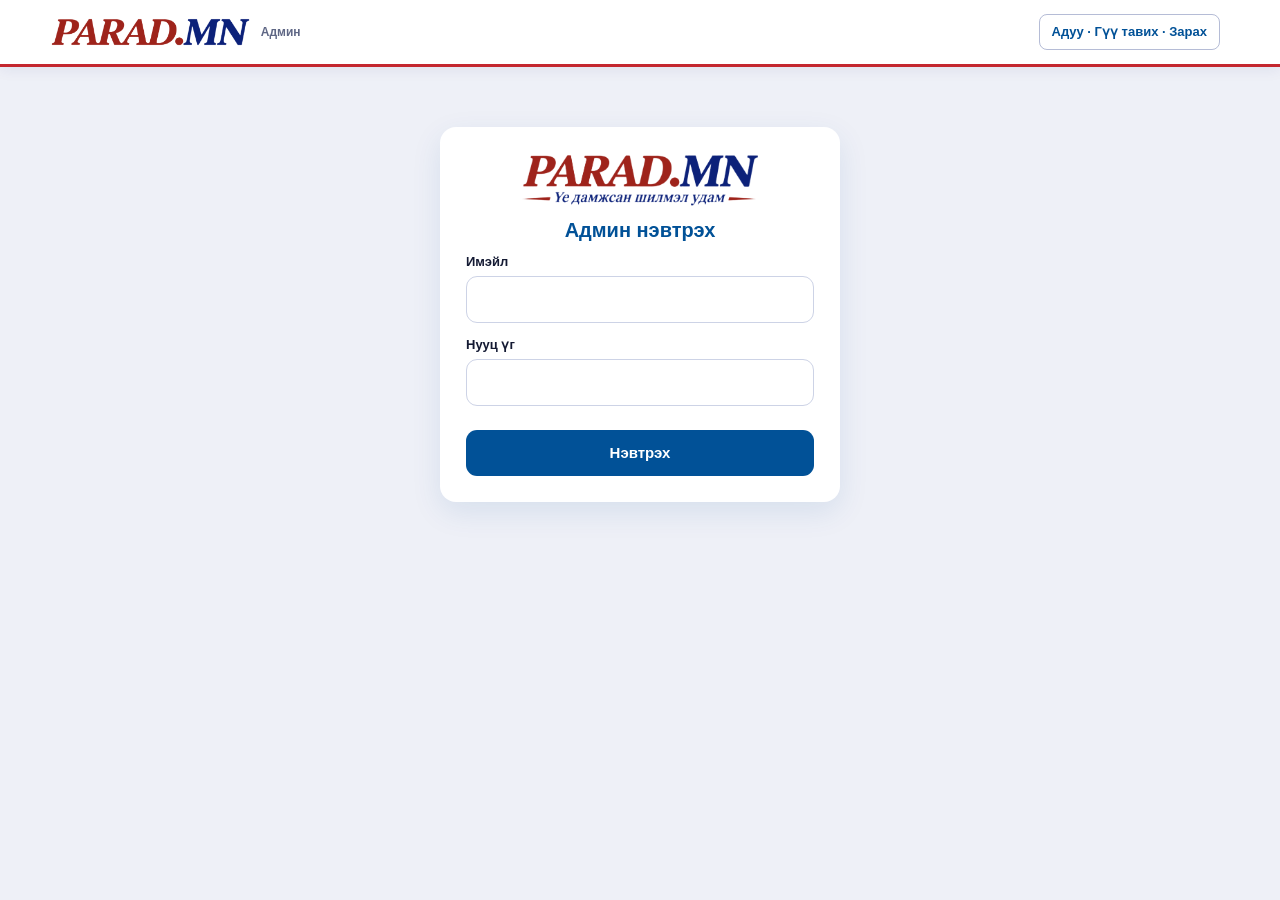
<file: admin.html>
<!doctype html>
<html lang="mn">
<head>
<meta charset="utf-8">
<meta name="viewport" content="width=device-width, initial-scale=1, viewport-fit=cover">
<title>Админ — Parad.mn</title>
<meta name="robots" content="noindex">
<meta name="theme-color" content="#ffffff">
<link rel="preconnect" href="https://fonts.googleapis.com">
<link rel="preconnect" href="https://fonts.gstatic.com" crossorigin>
<link href="https://fonts.googleapis.com/css2?family=Montserrat:wght@400;500;600;700;800&family=Oswald:wght@500;600;700&display=swap" rel="stylesheet" media="print" onload="this.media=\'all\'"><noscript><link href="https://fonts.googleapis.com/css2?family=Montserrat:wght@400;500;600;700;800&family=Oswald:wght@500;600;700&display=swap" rel="stylesheet"></noscript>
<link rel="stylesheet" href="css/style.css?v=2611271330">
<link rel="stylesheet" href="css/pm.css?v=2611271330">
<link rel="icon" href="favicon.png" type="image/png">
<link rel="apple-touch-icon" href="apple-touch-icon.png">
<style>
  body { background: #eef0f7; }
  .login { max-width: 400px; margin: 60px auto; }
  .login .panel { padding: 26px; }
  .topbar { display: flex; align-items: center; gap: 10px; color: var(--navy); font-size: 13px; }
  .topbar .who { opacity: .85; white-space: nowrap; overflow: hidden; text-overflow: ellipsis; max-width: 200px; }
  .role { background: var(--accent); color: #fff; font-weight: 800; font-size: 11px; padding: 3px 8px; border-radius: 6px; text-transform: uppercase; }
  .tabs { display: flex; gap: 4px; overflow-x: auto; background: #fff; border-radius: 14px; padding: 6px; margin: 18px 0; box-shadow: var(--shadow); scrollbar-width: none; }
  .tabs::-webkit-scrollbar { display: none; }
  .tabs button { border: none; background: none; padding: 10px 14px; border-radius: 10px; font-weight: 700; color: var(--muted); cursor: pointer; white-space: nowrap; font-size: 14px; }
  .tabs button.active { background: var(--navy); color: #fff; }
  .tabs button .dot { display: inline-block; min-width: 18px; padding: 0 5px; border-radius: 9px; background: var(--red); color: #fff; font-size: 11px; margin-left: 5px; }
  .kpis { display: grid; grid-template-columns: repeat(auto-fit, minmax(170px, 1fr)); gap: 12px; margin-bottom: 16px; }
  .kpi { background: #fff; border-radius: 14px; padding: 16px; box-shadow: var(--shadow); }
  .kpi span { color: var(--muted); font-size: 12.5px; font-weight: 600; }
  .kpi b { display: block; font-family: var(--display); font-size: 34px; color: var(--navy); line-height: 1.1; margin-top: 2px; }
  .kpi small { color: var(--muted); font-size: 12px; }
  .kpi.warn { background: var(--red-l); } .kpi.warn b { color: var(--red); }
  .kpi .bar { height: 6px; border-radius: 9px; background: #e3e7f3; margin-top: 8px; overflow: hidden; } .kpi .bar i { display: block; height: 100%; background: var(--navy); }
  .chips-row { display: flex; gap: 8px; flex-wrap: wrap; margin-bottom: 16px; }
  .pill { display: inline-flex; align-items: center; gap: 6px; padding: 6px 12px; border-radius: 99px; font-size: 12.5px; font-weight: 700; background: #fff; box-shadow: var(--shadow); }
  .pill.ok { color: var(--ok); } .pill.bad { color: var(--red); } .pill.mid { color: #7a5b12; }
  .days { display: flex; align-items: flex-end; gap: 8px; height: 150px; padding: 10px 4px 0; }
  .days div { flex: 1; display: flex; flex-direction: column; align-items: center; justify-content: flex-end; height: 100%; font-size: 11px; color: var(--muted); min-width: 0; }
  .days i { display: block; width: 100%; max-width: 46px; background: var(--navy); border-radius: 6px 6px 0 0; min-height: 2px; }
  .days b { color: var(--ink); font-size: 12px; }
  .filters { display: flex; gap: 8px; flex-wrap: wrap; margin-bottom: 12px; align-items: center; }
  .filters .input { width: auto; min-width: 140px; padding: 9px 12px; font-size: 14px; }
  .filters .grow { flex: 1; min-width: 200px; }
  .table-wrap { background: #fff; border-radius: 14px; box-shadow: var(--shadow); overflow-x: auto; }
  table.tbl { width: 100%; border-collapse: collapse; font-size: 13.5px; min-width: 900px; }
  table.tbl th, table.tbl td { padding: 10px 12px; border-bottom: 1px solid var(--line); text-align: left; vertical-align: top; }
  table.tbl th { background: #f5f6fb; color: var(--muted); font-size: 11.5px; text-transform: uppercase; letter-spacing: .4px; position: sticky; top: 0; }
  table.tbl tr:hover td { background: #f7f8fd; }
  table.tbl td small { color: var(--muted); display: block; }
  .tag { display: inline-block; padding: 3px 8px; border-radius: 6px; font-size: 11.5px; font-weight: 700; white-space: nowrap; }
  .tag.paid, .tag.valid, .tag.yes { background: var(--ok-l); color: var(--ok); }
  .tag.pending { background: var(--amber-l); color: #7a4f08; }
  .tag.expired { background: #ececec; color: #555; }
  .tag.cancelled, .tag.refund, .tag.no { background: var(--red-l); color: var(--red); }
  .tag.gray { background: #eef0f7; color: var(--muted); }
  .acts { display: flex; gap: 5px; flex-wrap: wrap; }
  .nums { font-family: ui-monospace, Consolas, monospace; font-size: 12.5px; max-width: 180px; }
  .count-line { font-size: 13px; color: var(--muted); margin: 8px 2px; }
  /* уншуулах */
  .scan-grid { display: grid; grid-template-columns: 1fr 1fr; gap: 16px; }
  @media (max-width: 820px) { .scan-grid { grid-template-columns: 1fr; } }
  .seg { display: grid; grid-template-columns: repeat(3, 1fr); gap: 6px; background: #fff; padding: 6px; border-radius: 14px; box-shadow: var(--shadow); margin-bottom: 12px; }
  .seg button { border: none; border-radius: 10px; padding: 12px 6px; font-weight: 800; font-size: 15px; background: none; color: var(--muted); cursor: pointer; }
  .seg button.active { background: var(--accent); color: #fff; }
  .cam { position: relative; background: #000; border-radius: 16px; overflow: hidden; aspect-ratio: 1 / 1; display: grid; place-items: center; color: #fff; }
  .cam video { width: 100%; height: 100%; object-fit: cover; }
  .cam .frame { position: absolute; inset: 18%; border: 3px solid rgba(255,111,94,.9); border-radius: 18px; box-shadow: 0 0 0 999px rgba(0,0,0,.25); pointer-events: none; }
  .cam .off { text-align: center; padding: 20px; }
  .result { border-radius: 16px; padding: 22px; text-align: center; min-height: 190px; display: flex; flex-direction: column; justify-content: center; background: #fff; box-shadow: var(--shadow); }
  .result .big { font-family: var(--display); font-size: 34px; line-height: 1.05; text-transform: uppercase; letter-spacing: .5px; }
  .result .no { font-family: var(--display); font-size: 54px; line-height: 1; margin: 6px 0; }
  .result.ok { background: #1f7a4d; color: #fff; }
  .result.already { background: #e2a72e; color: #2d1f00; }
  .result.bad { background: var(--red); color: #fff; }
  .result.info { background: var(--navy); color: #fff; }
  .recent { margin-top: 12px; font-size: 13px; }
  .recent div { display: flex; justify-content: space-between; gap: 8px; padding: 7px 10px; border-bottom: 1px solid var(--line); background: #fff; }
  .recent div:first-child { border-radius: 10px 10px 0 0; }
  /* сугалаа */
  .draw-stage { background: radial-gradient(circle at 50% 30%, #1b3396, var(--navy-dd) 70%); color: #fff; border-radius: 20px; padding: 30px 20px; text-align: center; min-height: 340px; display: flex; flex-direction: column; justify-content: center; position: relative; }
  .draw-stage .prize { color: var(--accent-hi); font-weight: 800; letter-spacing: 2px; text-transform: uppercase; font-size: 15px; }
  .draw-stage .num { font-family: var(--display); font-size: clamp(80px, 16vw, 180px); color: var(--accent-hi); line-height: 1; margin: 10px 0; font-variant-numeric: tabular-nums; }
  .draw-stage .who { font-size: 22px; font-weight: 700; min-height: 30px; }
  .draw-stage .fs { position: absolute; top: 12px; right: 12px; }
  .draw-stage:fullscreen { border-radius: 0; }
  .draw-stage:fullscreen .num { font-size: 32vh; }
  .preset { border: 1px solid var(--line); background: #fff; border-radius: 99px; padding: 6px 12px; font-size: 13px; font-weight: 600; cursor: pointer; }
  .preset:hover { border-color: var(--accent); }
  .grid2 { display: grid; grid-template-columns: 1fr 1fr; gap: 16px; }
  @media (max-width: 820px) { .grid2 { grid-template-columns: 1fr; } }
  .form .row { display: grid; grid-template-columns: 1fr 1fr; gap: 12px; }
  @media (max-width: 520px) { .form .row { grid-template-columns: 1fr; } }
  .switch { display: flex; align-items: center; gap: 10px; font-weight: 700; cursor: pointer; }
  .switch input { width: 20px; height: 20px; accent-color: var(--ok); }
  .issued { margin-top: 14px; }
  h3.h { color: var(--navy); margin: 0 0 12px; font-size: 17px; }
  @media (max-width: 640px) {
    .topbar .who, .site-header .brand small { display: none; }
    .scan-grid > div:last-child { order: -1; }
    .recent { max-height: 132px; overflow: hidden; }
    .result { min-height: 150px; padding: 16px; }
    .result .no { font-size: 46px; }
    .cam { aspect-ratio: 4 / 3; }
    .tabs button { padding: 9px 11px; font-size: 13.5px; }
  }
</style>
</head>
<body>
<header class="site-header"><div class="container">
  <a class="brand" href="index.html"><img src="img/parad-wordmark.png" alt="Parad.mn"><small>Админ</small></a>
  <a class="btn btn-ghost btn-sm" href="admin-horses.html" style="margin-left:auto;margin-right:10px">Адуу · Гүү тавих · Зарах</a>
  <div class="topbar hidden" id="topbar"><span class="role" id="role"></span><span class="who" id="who"></span><button class="btn btn-ghost btn-sm" id="logout">Гарах</button></div>
</div></header>

<main class="container">
  <!-- нэвтрэх -->
  <section class="login hidden" id="login">
    <div class="panel">
      <img src="img/parad-logo.png" alt="Parad.mn" style="width:240px;max-width:100%;margin:0 auto 12px">
      <h2 style="text-align:center;color:var(--navy);font-size:20px">Админ нэвтрэх</h2>
      <form class="form" id="login-form">
        <div><label for="l-email">Имэйл</label><input class="input" id="l-email" type="email" autocomplete="username" required></div>
        <div><label for="l-pass">Нууц үг</label><input class="input" id="l-pass" type="password" autocomplete="current-password" required></div>
        <div id="l-err"></div>
        <button class="btn btn-navy btn-block" type="submit">Нэвтрэх</button>
      </form>
    </div>
  </section>

  <section class="hidden" id="app">
    <nav class="tabs" id="tabs"></nav>

    <!-- САМБАР -->
    <div class="tab" data-tab="dash">
      <div class="chips-row" id="sys"></div>
      <div class="kpis" id="kpis"></div>
      <div class="panel"><h3 class="h">Өдрөөр бүртгэл</h3><div class="days" id="days"></div></div>
      <div class="panel" style="margin-top:16px"><h3 class="h">Худалдан авагчийн сонирхол (аймгаар)</h3><div id="interests" class="small"></div></div>
    </div>

    <!-- ЗАХИАЛГА -->
    <div class="tab" data-tab="orders">
      <div class="filters">
        <input class="input grow" id="o-q" placeholder="Хайх: код, нэр, утас, аймаг, цол, дугаар">
        <select class="input" id="o-st">
          <option value="">Бүх төлөв</option><option value="paid">Төлөгдсөн</option><option value="pending">Хүлээгдэж буй</option>
          <option value="expired">Хугацаа дууссан</option><option value="cancelled">Цуцалсан</option><option value="refund">Буцаалт хэрэгтэй</option>
        </select>
        <select class="input" id="o-src"><option value="">Онлайн + гараар</option><option value="online">Онлайн</option><option value="manual">Гараар</option></select>
        <select class="input" id="o-kind"><option value="">Үзэгч + худалдан авагч</option><option value="viewer">Үзэгч</option><option value="buyer">Худалдан авагч</option><option value="bl">Хар жагсаалт</option></select>
        <button class="btn btn-light btn-sm" id="o-reload">↻ Шинэчлэх</button>
        <button class="btn btn-light btn-sm" id="o-csv">⬇ Excel (CSV)</button>
      </div>
      <div class="count-line" id="o-count"></div>
      <div class="table-wrap"><table class="tbl"><thead><tr><th>Огноо</th><th>Код</th><th>Худалдан авагч</th><th>Тоо</th><th>Дүн</th><th>Тасалбар · пайз</th><th>Төлөв</th><th>Тасалбар</th><th>Үйлдэл</th></tr></thead><tbody id="o-body"></tbody></table></div>
    </div>

    <!-- ТАСАЛБАР -->
    <div class="tab" data-tab="tickets">
      <div class="filters">
        <input class="input grow" id="t-q" placeholder="Хайх: дугаар, нэр, утас, захиалгын код">
        <select class="input" id="t-f">
          <option value="valid">Хүчинтэй</option><option value="">Бүгд</option><option value="entered">Орсон</option><option value="notentered">Ороогүй</option><option value="cancelled">Цуцалсан</option>
        </select>
        <button class="btn btn-light btn-sm" id="t-reload">↻ Шинэчлэх</button>
        <button class="btn btn-light btn-sm" id="t-csv">⬇ Excel (CSV)</button>
      </div>
      <div class="count-line" id="t-count"></div>
      <div class="table-wrap"><table class="tbl"><thead><tr><th>№</th><th>Эзэмшигч</th><th>Захиалга</th><th>Төлөв</th><th>Орсон</th><th>Хоол</th><th>Ундаа</th><th>Үйлдэл</th></tr></thead><tbody id="t-body"></tbody></table></div>
    </div>

    <!-- УНШУУЛАХ -->
    <div class="tab" data-tab="scan">
      <div class="seg" id="seg"><button data-mode="entry" class="active">Орох</button><button data-mode="food">Хоол</button><button data-mode="drink">Ундаа</button></div>
      <div class="scan-grid">
        <div>
          <div class="cam" id="cam"><div class="off" id="cam-off"><p style="margin:0 0 12px">QR уншуулах камер</p><button class="btn btn-accent" id="cam-on">📷 Камер асаах</button></div></div>
          <form class="filters" id="manual" style="margin-top:12px">
            <input class="input grow" id="m-code" placeholder="Тасалбарын дугаар (11111) эсвэл код" inputmode="numeric" autocomplete="off">
            <button class="btn btn-navy" type="submit">Шалгах</button>
          </form>
          <form class="filters" id="paddle-form" style="margin-top:8px">
            <input class="input grow" id="p-no" placeholder="Пайзны дугаар (жишээ 88)" inputmode="numeric" autocomplete="off">
            <button class="btn btn-light" type="submit">Пайз харах</button>
          </form>
        </div>
        <div>
          <div class="result" id="result"><div class="muted">QR уншуулах эсвэл дугаар оруулна уу.</div></div>
          <div class="recent" id="recent"></div>
        </div>
      </div>
    </div>

    <!-- ГАРААР ОЛГОХ -->
    <div class="tab" data-tab="issue">
      <div class="grid2">
        <div class="panel">
          <h3 class="h">Гараар бүртгэх</h3>
          <p class="small muted" style="margin-top:-6px">Утасгүй эсвэл бүртгүүлж чадаагүй хүнийг энд бүртгэнэ. Нэг утас = нэг бүртгэл (давхар бүртгэвэл өмнөх пасс гарна). Хүнээс зөвшөөрлийг нь асууж тэмдэглэнэ.</p>
          <form class="form" id="issue-form">
            <div><label>Овог нэр <span class="req">*</span></label><input class="input" name="name" required maxlength="80"></div>
            <div class="row">
              <div><label>Утас <span class="req">*</span></label><input class="input" name="phone" type="tel" inputmode="tel" required></div>
              <div><label>Имэйл</label><input class="input" name="email" type="email"></div>
            </div>
            <div class="row">
              <div><label>Аймаг / хот <span class="req">*</span></label><select class="input" name="aimag" id="i-aimag" required></select></div>
              <div><label>Сум / дүүрэг <span class="req">*</span></label><input class="input" name="sum" maxlength="60" required></div>
            </div>
            <div class="row">
              <div><label>Цол</label><select class="input" name="title" id="i-title"></select></div>
              <div><label>Тасалбарын төрөл</label><select class="input" name="kind" id="i-kind"><option value="viewer">Үзэгч</option><option value="buyer">Адуу худалдан авагч</option></select></div>
            </div>
            <div id="i-int" hidden><label>Сонирхол *</label><div id="i-int-list"></div><p class="small muted" style="margin:4px 0 0">Худалдан авагчийн санамжийг (буцаагдахгүй, 24 цагт төлөх, татгалзвал хар жагсаалт) уншиж өгнө.</p></div>
            <label class="check"><input type="checkbox" name="consent_data"> <span>Мэдээлэл цуглуулж, ашиглахыг зөвшөөрсөн <span class="req">*</span></span></label>
            <label class="check"><input type="checkbox" name="consent_marketing"> <span>Мэдээ, санал мэдээлэл хүлээн авахыг зөвшөөрсөн</span></label>
            <div><label>Тэмдэглэл</label><input class="input" name="note" maxlength="200"></div>
            <div id="i-err"></div>
            <button class="btn btn-accent btn-block" type="submit">Бүртгэж пасс олгох</button>
          </form>
        </div>
        <div class="panel"><h3 class="h">Бүртгэсэн пасс</h3><div class="issued" id="issued"><p class="muted small">Энд QR пасс гарна — оролцогч утсаараа уншуулж эсвэл холбоосыг нь авч болно.</p></div></div>
      </div>
    </div>

    <!-- СУГАЛАА -->
    <div class="tab" data-tab="draw">
      <div class="grid2">
        <div class="panel">
          <h3 class="h">Сугалаа татах</h3>
          <form class="form" id="draw-form">
            <div><label>Шагнал <span class="req">*</span></label><input class="input" id="d-prize" required maxlength="120" placeholder="Шагналаа сонгох эсвэл бичих">
              <div style="display:flex;gap:6px;flex-wrap:wrap;margin-top:8px" id="presets"></div></div>
            <div><label>Хэнээс сугалах</label><select class="input" id="d-pool"><option value="entered">Зөвхөн ирсэн (орохдоо QR уншуулсан) бүртгэл</option><option value="all">Бүх бүртгэл</option></select></div>
            <div><label><input type="checkbox" id="d-since-on"> Зөвхөн энэ цагаас хойш бүртгүүлсэн</label><input class="input" id="d-since" type="datetime-local" style="margin-top:6px" disabled></div>
            <div id="d-err"></div>
            <button class="btn btn-accent btn-lg btn-block" type="submit" id="d-btn">🎲 Сугалах</button>
            <p class="small muted" style="margin:0">Нэг тасалбар хоёр удаа хожихгүй. Хожигчийг «Хүчингүй» болговол дахин оролцоно.</p>
          </form>
        </div>
        <div class="draw-stage" id="stage">
          <button class="btn btn-ghost btn-sm fs" id="fs" type="button">⛶ Дэлгэц дүүрэн</button>
          <div class="prize" id="s-prize">Парад · Сугалаа</div>
          <div class="num" id="s-num">— — —</div>
          <div class="who" id="s-who"></div>
        </div>
      </div>
      <h3 class="h" style="margin-top:22px">Хожигчид</h3>
      <div class="table-wrap"><table class="tbl" style="min-width:640px"><thead><tr><th>Цаг</th><th>Шагнал</th><th>№</th><th>Хожигч</th><th>Утас</th><th></th></tr></thead><tbody id="w-body"></tbody></table></div>

      <div class="panel" style="margin-top:26px">
        <h3 class="h">🎟 Цаасан тасалбарын сугалаа</h3>
        <p class="small muted" style="margin-top:-4px">Гараар тараасан дугаартай тасалбаруудаас (1–200) сугална. Дээрх дэлгэц дээр гарна.</p>
        <form class="form" id="p-form">
          <div><label>Хонжвор <span class="req">*</span></label><input class="input" id="p-prize" required maxlength="120" placeholder="Хонжвороо бичнэ үү"></div>
          <div style="display:grid;grid-template-columns:1fr 1fr;gap:10px">
            <div><label>Эхний дугаар</label><input class="input" id="p-from" type="number" min="0" value="1"></div>
            <div><label>Сүүлийн дугаар</label><input class="input" id="p-to" type="number" min="1" value="200"></div>
          </div>
          <div><label>Оролцохгүй дугаар (заавал биш)</label><input class="input" id="p-ex" placeholder="ж: 12, 47, 90-95"></div>
          <div id="p-err"></div>
          <button class="btn btn-accent btn-lg btn-block" type="submit" id="p-btn">🎲 Тасалбараас сугалах</button>
          <p class="small muted" style="margin:0">Хожсон дугаар дахин гарахгүй. Хожигч ирээгүй бол «Хүчингүй» дарвал тэр дугаар буцаж орно. Түүх энэ төхөөрөмж дээр хадгалагдана.</p>
        </form>
        <div class="table-wrap" style="margin-top:14px"><table class="tbl" style="min-width:520px"><thead><tr><th>Цаг</th><th>Хонжвор</th><th>Тасалбар №</th><th></th></tr></thead><tbody id="p-body"></tbody></table></div>
        <div style="display:flex;gap:8px;margin-top:10px;flex-wrap:wrap"><button class="btn btn-light btn-sm" type="button" id="p-csv">CSV татах</button><button class="btn btn-light btn-sm" type="button" id="p-clear">Түүх цэвэрлэх</button></div>
      </div>
    </div>

    <!-- ТОХИРГОО -->
    <div class="tab" data-tab="settings">
      <div class="grid2">
        <div class="panel">
          <h3 class="h">Арга хэмжээ, бүртгэл</h3>
          <form class="form" id="set-form">
            <label class="switch"><input type="checkbox" name="event_public"> Парадын огноо, мэдээллийг сайтад зарлах</label>
            <label class="switch"><input type="checkbox" name="sales_open"> Онлайн бүртгэл нээлттэй</label>
            <label class="switch"><input type="checkbox" name="deposit_open"> «Адуу худалдан авагч» тасалбарыг онлайнаар (QPay) төлөх нээлттэй</label>
            <div><label>Арга хэмжээний нэр</label><input class="input" name="event_name"></div>
            <div class="row">
              <div><label>Парад эхлэх цаг (тоолуур)</label><input class="input" name="event_at" type="datetime-local"></div>
              <div><label>Онлайн бүртгэл хаагдах</label><input class="input" name="sales_until" type="datetime-local"><div class="hint">Хоосон бол парадын өдөр 18:00</div></div>
            </div>
            <div class="row">
              <div><label>Байршил</label><input class="input" name="location"></div>
              <div><label>Утас</label><input class="input" name="phone"></div>
            </div>
            <div class="row">
              <div><label>Үзэгчийн тасалбар (₮)</label><input class="input" name="viewer_price" type="text" inputmode="numeric" autocomplete="off" data-money><div class="hint">0 = үнэгүй. Хоол, ундаатай.</div></div>
              <div><label>Адуу худалдан авагчийн тасалбар (₮)</label><input class="input" name="deposit_amount" type="text" inputmode="numeric" autocomplete="off" data-money><div class="hint">Пайзтай · буцаагдахгүй · дэнчингүй</div></div>
            </div>
            <div class="row">
              <div><label>Пайзны эхлэх дугаар</label><input class="input" name="paddle_start" type="number" min="1"></div>
              <div><label>Нэг захиалгад дээд тоо</label><input class="input" name="max_per_order" type="number" min="1" max="100"></div>
            </div>
            <div class="row">
              <div><label>Эхлэх дугаар</label><input class="input" name="start_no" type="number" min="1"></div>
              <div><label>Нийт тасалбар</label><input class="input" name="total" type="number" min="1"></div>
            </div>
            <div class="row">
              <div><label>QPay төлөх хугацаа (минут)</label><input class="input" name="hold_minutes" type="number" min="5" max="1440"></div>
              <div><label>Дансаар төлөх хугацаа (цаг)</label><input class="input" name="transfer_hold_hours" type="number" min="1" max="168"></div>
            </div>
            <div><label>Дансны мэдээлэл (QPay тохируулаагүй үед)</label><textarea class="input" name="bank_info" placeholder="Хаан банк&#10;Данс: 5000 000 000&#10;Хүлээн авагч: Нэр ХХК"></textarea></div>
            <div><label>Шинэ борлуулалтын мэдэгдэл очих имэйл</label><input class="input" name="notify_email" placeholder="ner@example.mn, ner2@example.mn"><div class="hint">Хүн тасалбар авах бүрт энд имэйл очно. Таслалаар олон хаяг.</div></div>
            <div><label>Сайтын хаяг</label><input class="input" name="site_url" placeholder="https://ner.github.io/parade/"><div class="hint">Имэйл дэх QR, холбоосонд ашиглана.</div></div>
            <div id="s-msg"></div>
            <button class="btn btn-navy btn-block" type="submit">Хадгалах</button>
          </form>
        </div>
        <div>
          <div class="panel" style="margin-bottom:16px">
            <h3 class="h">Холболт шалгах</h3>
            <div class="form">
              <div class="filters" style="margin:0"><button class="btn btn-light btn-sm" id="test-qpay">QPay шалгах</button><span id="qpay-msg" class="small"></span></div>
              <div class="filters" style="margin:0"><input class="input grow" id="test-to" type="email" placeholder="Туршилтын имэйл хүлээн авах хаяг"><button class="btn btn-light btn-sm" id="test-mail">Имэйл илгээх</button></div>
              <div id="mail-msg" class="small"></div>
            </div>
          </div>
          <div class="panel">
            <h3 class="h">Ажилтан, эрх</h3>
            <p class="small muted" style="margin-top:-6px"><b>Админ</b> — бүх эрх. <b>Ажилтан</b> — зөвхөн самбар харах, QR уншуулах (үүдний ажилтан).</p>
            <div id="staff"></div>
            <form class="form" id="staff-form" style="margin-top:12px">
              <div class="row"><input class="input" name="email" type="email" placeholder="Имэйл" required><input class="input" name="password" type="text" placeholder="Нууц үг (шинэ хэрэглэгчид)" autocomplete="new-password"></div>
              <div class="row"><select class="input" name="role"><option value="staff">Ажилтан (уншуулагч)</option><option value="admin">Админ</option></select><button class="btn btn-navy" type="submit">Нэмэх</button></div>
              <div id="staff-msg"></div>
            </form>
          </div>
        </div>
      </div>
    </div>
  </section>
</main>

<div class="modal-bg" id="modal"><div class="modal"><div class="modal-head"><b id="mh">…</b><button type="button" id="mx">×</button></div><div class="modal-body" id="mb"></div></div></div>

<script src="js/vendor/jsQR.js?v=2611271330"></script>
<script type="module">
import { api as rawApi, auth, esc, money, fmtDT, fmtTime, toast, qrSvg, ticketLink, siteBase, configured, formatMoneyInputs } from './js/app.js?v=2611271330';
const AIMAGS = ['Улаанбаатар', 'Архангай', 'Баян-Өлгий', 'Баянхонгор', 'Булган', 'Говь-Алтай', 'Говьсүмбэр', 'Дархан-Уул', 'Дорноговь', 'Дорнод', 'Дундговь', 'Завхан', 'Орхон', 'Өвөрхангай', 'Өмнөговь', 'Сүхбаатар', 'Сэлэнгэ', 'Төв', 'Увс', 'Ховд', 'Хөвсгөл', 'Хэнтий', 'Гадаад'];
const TITLES = ['Сонирхогч', 'Залуу уяач', 'СУА', 'ААУ', 'НАУ', 'МУАУ', 'МУМУ', 'МУТМУ'];
const opts = (list, sel) => '<option value="">—</option>' + list.map(a => `<option${a === sel ? ' selected' : ''}>${a}</option>`).join('');

const $ = id => document.getElementById(id);
let me = null, stats = null, orders = [], tickets = [], settings = null, mode = 'entry';
const METHOD = { qpay: 'QPay', transfer: 'Данс', cash: 'Бэлэн', card: 'Карт', free: 'Үнэгүй' };
const STATUS = { paid: 'Бүртгэгдсэн', pending: 'Хүлээгдэж буй', expired: 'Хугацаа дууссан', cancelled: 'Цуцалсан', refund: 'Буцаалт хэрэгтэй' };

async function api(action, body = {}) {
  const tok = await auth.token();
  if (!tok) { showLogin(); throw new Error('Дахин нэвтэрнэ үү.'); }
  try { return await rawApi(action, body, tok); }
  catch (e) { if (e.status === 401) { auth.logout(); showLogin(); } throw e; }
}

// ---------------- нэвтрэх
function showLogin(msg) {
  $('app').classList.add('hidden'); $('topbar').classList.add('hidden'); $('login').classList.remove('hidden');
  if (msg) $('l-err').innerHTML = `<div class="alert error">${esc(msg)}</div>`;
}
$('login-form').onsubmit = async e => {
  e.preventDefault();
  $('l-err').innerHTML = '';
  try { await auth.login($('l-email').value.trim(), $('l-pass').value); await boot(); }
  catch (ex) { $('l-err').innerHTML = `<div class="alert error">${esc(ex.message)}</div>`; }
};
$('logout').onclick = () => { auth.logout(); stopCam(); location.reload(); };

// ---------------- табууд
const TABS = [['dash', 'Самбар', 'staff'], ['orders', 'Бүртгэл', 'admin'], ['tickets', 'Пасс', 'admin'], ['scan', 'Уншуулах', 'staff'],
  ['issue', 'Гараар бүртгэх', 'staff'], ['draw', 'Сугалаа', 'admin'], ['settings', 'Тохиргоо', 'admin']];
function buildTabs() {
  const allowed = TABS.filter(t => me.role === 'admin' || t[2] === 'staff');
  $('tabs').innerHTML = allowed.map(t => `<button data-t="${t[0]}">${t[1]}<span class="dot hidden" id="dot-${t[0]}"></span></button>`).join('');
  $('tabs').onclick = e => { const b = e.target.closest('button'); if (b) show(b.dataset.t); };
  let first = (location.hash || '').slice(1);
  if (!allowed.some(t => t[0] === first)) first = me.role === 'admin' ? 'dash' : 'scan';
  show(first);
}
function show(t) {
  document.querySelectorAll('#tabs button').forEach(b => b.classList.toggle('active', b.dataset.t === t));
  document.querySelectorAll('.tab').forEach(d => d.classList.toggle('hidden', d.dataset.tab !== t));
  history.replaceState(null, '', '#' + t);
  if (t !== 'scan') stopCam();
  ({ dash: loadStats, orders: loadOrders, tickets: loadTickets, draw: loadDraws, settings: loadSettings, issue: issueHint }[t] || (() => {}))();
}

async function boot() {
  if (!configured) { showLogin('js/config.js?v=2611271330 тохиргоо хийгдээгүй байна.'); return; }
  if (!auth.get()) { showLogin(); return; }
  try { me = await api('admin_me'); }
  catch (e) { auth.logout(); showLogin(e.message); return; }
  $('login').classList.add('hidden'); $('app').classList.remove('hidden'); $('topbar').classList.remove('hidden');
  $('who').textContent = me.email; $('role').textContent = me.role === 'admin' ? 'Админ' : 'Ажилтан';
  buildTabs();
  if (me.role === 'admin') {
    try {                                                   // сайтын хаягийг автоматаар бүртгэнэ (имэйлийн холбоосонд)
      const s = (await api('admin_settings_get')).settings;
      settings = s;
      if (!s.site_url) { settings = (await api('admin_settings_save', { settings: { site_url: siteBase() } })).settings; }
    } catch { /* */ }
  }
  setInterval(() => { if (!document.hidden && !$('app').classList.contains('hidden') && document.querySelector('[data-t="dash"].active')) loadStats(); }, 20000);
}

// ---------------- самбар
async function loadStats() {
  try { stats = await api('admin_stats'); } catch (e) { toast(e.message); return; }
  const s = stats, pct = s.total ? (s.sold / s.total * 100) : 0;
  $('sys').innerHTML = `
    <span class="pill ${me.qpay ? 'ok' : 'bad'}">QPay: ${me.qpay ? (me.qpay_mode === 'sandbox' ? 'туршилтын (sandbox)' : 'холбогдсон') : 'тохируулаагүй'}</span>
    <span class="pill ${me.mail ? 'ok' : 'bad'}">Имэйл: ${me.mail ? (me.mail_via === 'smtp' ? 'Gmail/SMTP' : 'Resend') : 'тохируулаагүй'}</span>
    <span class="pill mid">Шинэчилсэн ${fmtTime(s.now)}</span>`;
  const k = (label, val, sub, cls = '', bar) => `<div class="kpi ${cls}"><span>${label}</span><b>${val}</b>${sub ? `<small>${sub}</small>` : ''}${bar != null ? `<div class="bar"><i style="width:${bar}%"></i></div>` : ''}</div>`;
  $('kpis').innerHTML =
    k('Бүртгэл', s.sold, `Онлайн ${s.sold_online} · Гараар ${s.sold_manual}`) +
    k('Үүдээр орсон', s.entered, s.sold ? `${(s.entered / s.sold * 100).toFixed(0)}% нь ирсэн` : '', '', s.sold ? (s.entered / s.sold * 100).toFixed(1) : 0) +
    k('Маркетингийн зөвшөөрөл', s.consent_mkt, s.sold ? `${(s.consent_mkt / s.sold * 100).toFixed(0)}% зөвшөөрсөн` : '') +
    k('Үзэгч / Худалдан авагч', `${s.viewers ?? '—'} / ${s.buyers ?? '—'}`, `Пайз авсан ${s.dep_paid} · ${money(s.dep_amount)}`) +
    k('Тасалбарын орлого', money(s.revenue), s.revenue_qpay ? `QPay ${money(s.revenue_qpay)}` : '') +
    (s.blacklisted ? k('Хар жагсаалт', s.blacklisted, 'Хожоод татгалзсан', 'warn') : '') +
    k('Аймгаар', (s.by_aimag || []).length, (s.by_aimag || []).slice(0, 4).map(x => `${esc(x.aimag)} ${x.qty}`).join(' · ')) +
    (s.refund_orders ? k('Буцаалт хэрэгтэй', s.refund_orders, 'Захиалга таб → «Буцаалт» шүүлтүүр', 'warn') : '') +
    (s.email_errors ? k('Имэйл очоогүй', s.email_errors, '<button class="btn btn-danger btn-sm" id="resend-failed" style="margin-top:6px">Бүгдэд дахин илгээх</button>', 'warn') : '');
  const rf = $('resend-failed');
  if (rf) rf.onclick = async () => {
    rf.disabled = true; rf.textContent = 'Илгээж байна…';
    try {
      const r = await api('admin_resend_failed');
      toast(`Илгээсэн: ${r.sent} · Амжилтгүй: ${r.failed}` + (r.failed && r.results.find(x => !x.ok) ? ' — ' + r.results.find(x => !x.ok).error : ''), 7000);
    } catch (ex) { toast(ex.message, 6000); }
    loadStats();
  };
  const days = s.by_day || [], max = Math.max(1, ...days.map(d => d.qty));
  $('days').innerHTML = days.length ? days.map(d => `<div><b>${d.qty}</b><i style="height:${(d.qty / max * 110).toFixed(0)}px"></i>${d.day.slice(5).replace('-', '.')}</div>`).join('') : '<p class="muted small">Борлуулалт хараахан алга.</p>';
  const ints = s.interests || [], iba = s.interests_by_aimag || [];
  const aimags = [...new Set(iba.map(x => x.aimag))];
  $('interests').innerHTML = ints.length ? `<p style="margin:0 0 8px">${ints.map(x => `<span class="tag gray">${esc(x.interest)} ${x.qty}</span>`).join(' ')}</p>
    <div class="table-wrap"><table class="tbl" style="min-width:420px"><thead><tr><th>Аймаг</th><th>Сонирхол</th></tr></thead><tbody>${aimags.map(a => `<tr><td>${esc(a)}</td><td>${iba.filter(x => x.aimag === a).map(x => `${esc(x.interest)} <b>${x.qty}</b>`).join(' · ')}</td></tr>`).join('')}</tbody></table></div>`
    : '<p class="muted">Худалдан авагч хараахан бүртгүүлээгүй.</p>';
  const dot = $('dot-orders'); if (dot) { dot.textContent = s.refund_orders + s.email_errors; dot.classList.toggle('hidden', !(s.refund_orders + s.email_errors)); }
}

// ---------------- захиалга
async function loadOrders() {
  $('o-count').textContent = 'Ачаалж байна…';
  try { orders = (await api('admin_orders')).orders; } catch (e) { $('o-count').textContent = e.message; return; }
  renderOrders();
}
function filteredOrders() {
  const q = $('o-q').value.trim().toLowerCase(), st = $('o-st').value, src = $('o-src').value, kd = $('o-kind').value;
  const pq = q.match(/^(?:#|п|пайз\s*)(\d+)$/);                  // «#88» эсвэл «п88» → пайзны дугаар
  return orders.filter(o => (!st || o.status === st) && (!src || o.source === src)
    && (!kd || (kd === 'bl' ? o.blacklisted : o.kind === kd))
    && (!q || (pq ? String(o.paddle_no) === pq[1] :
    [o.code, o.name, o.phone, o.phone2, o.email, o.aimag, o.sum, o.title, ...(o.interests || []), ...(o.parade_tickets || []).map(t => t.number)].join(' ').toLowerCase().includes(q))));
}
function renderOrders() {
  const list = filteredOrders();
  const paid = list.filter(o => o.status === 'paid');
  $('o-count').textContent = `${list.length} бүртгэл · худалдан авагч ${paid.filter(o => o.kind === 'buyer').length} (пайз ${paid.filter(o => o.paddle_no && o.kind === 'buyer').length}) · мэдээ авах зөвшөөрөлтэй ${paid.filter(o => o.consent_marketing).length} · «#88» гэж пайзаар хайна`;
  $('o-body').innerHTML = list.slice(0, 600).map(o => {
    const tk = (o.parade_tickets || []).filter(t => t.status === 'valid').map(t => t.number).sort((a, b) => a - b);
    const acts = [];
    if (o.status === 'pending' && o.pay_method === 'qpay') acts.push(`<button class="btn btn-light btn-sm" data-a="check" data-id="${o.id}">QPay шалгах</button>`);
    if (['pending', 'expired'].includes(o.status)) acts.push(`<button class="btn btn-ok btn-sm" data-a="confirm" data-id="${o.id}">Баталгаажуулах</button>`);
    if (o.status === 'paid') acts.push(`<button class="btn btn-light btn-sm" data-a="resend" data-id="${o.id}">Имэйл дахин</button>`);
    if (o.status === 'refund') acts.push(`<button class="btn btn-light btn-sm" data-a="refunded" data-id="${o.id}">Буцаасан ✓</button>`);
    if (o.status === 'cancelled' && o.paid_at) acts.push(`<button class="btn btn-ok btn-sm" data-a="restore" data-id="${o.id}">↩ Сэргээх</button>`);
    if (o.status === 'paid') {
      const need = o.kind === 'buyer' ? (settings?.deposit_amount ?? 0) : (settings?.viewer_price ?? 0);
      if (o.dep_status === 'paid') acts.push(`<button class="btn btn-light btn-sm" data-a="dep-undo" data-id="${o.id}">Төлбөр ✓ (буцаах)</button>`);
      else if (need > (o.fee_paid || 0)) { acts.push(`<button class="btn btn-ok btn-sm" data-a="dep-cash" data-id="${o.id}">Төлсөн: бэлэн</button>`); acts.push(`<button class="btn btn-ok btn-sm" data-a="dep-transfer" data-id="${o.id}">Төлсөн: данс</button>`); }
      if (o.kind === 'viewer') acts.push(`<button class="btn btn-light btn-sm" data-a="to-buyer" data-id="${o.id}">→ Худалдан авагч</button>`);
      if (o.kind === 'buyer') acts.push(o.blacklisted
        ? `<button class="btn btn-light btn-sm" data-a="bl-off" data-id="${o.id}">Хар жагсаалтаас гаргах</button>`
        : `<button class="btn btn-light btn-sm" style="color:var(--red)" data-a="bl-on" data-id="${o.id}">Хар жагсаалт</button>`);
    }
    acts.push(`<button class="btn btn-light btn-sm" data-a="edit" data-id="${o.id}">Засах</button>`);
    if (['pending', 'paid'].includes(o.status)) acts.push(`<button class="btn btn-light btn-sm" style="color:var(--red)" data-a="cancel" data-id="${o.id}">Цуцлах</button>`);
    return `<tr>
      <td class="mono">${fmtDT(o.created_at)}${o.paid_at ? `<small>Төлсөн ${fmtTime(o.paid_at)}</small>` : ''}</td>
      <td class="mono"><b>${esc(o.code)}</b>${o.source === 'manual' ? `<small>Гараар · ${esc((o.created_by || '').split('@')[0])}</small>` : ''}</td>
      <td><b>${esc(o.name)}</b>${o.title ? ` <span class="tag gray">${esc(o.title)}</span>` : ''}<small>${esc([o.phone, o.phone2].filter(Boolean).join(', '))}</small>${o.aimag ? `<small>${esc([o.aimag, o.sum].filter(Boolean).join(', '))}</small>` : ''}<small>${esc(o.email || '')}${o.email_error ? ` <span title="${esc(o.email_error)}" style="color:var(--red)">⚠ имэйл очоогүй</span>` : (o.email_sent_at && o.status === 'paid' && o.email ? ' ✓' : '')}</small>${o.note ? `<small style="color:#7a5b12">${esc(o.note)}</small>` : ''}</td>
      <td>${o.qty}</td>
      <td class="mono">${money(o.paid_amount ?? o.amount)}</td>
      <td>${o.status === 'paid' ? `<span class="tag ${o.kind === 'buyer' ? 'paid' : 'gray'}">${o.kind === 'buyer' ? 'Худалдан авагч' : 'Үзэгч'}</span>${o.kind === 'buyer' && o.paddle_no ? ` <b class="mono">#${o.paddle_no}</b>` : ''}<small>${o.dep_status === 'paid' ? `Төлсөн ${money(o.fee_paid)} · ${METHOD[o.dep_method] || ''}` : (o.fee_paid ? `Төлсөн ${money(o.fee_paid)} · зөрүү төлөөгүй` : 'Төлбөр —')}</small>${o.blacklisted ? `<small style="color:var(--red)">⛔ ${esc(o.blacklist_reason || 'Хар жагсаалт')}</small>` : ''}${(o.interests || []).length ? `<small>${esc(o.interests.join(', '))}</small>` : ''}` : (METHOD[o.pay_method] || esc(o.pay_method))}${o.consent_marketing ? '<small>Мэдээ ✓</small>' : ''}</td>
      <td><span class="tag ${o.status}">${STATUS[o.status] || o.status}</span>${o.status === 'pending' ? `<small>${fmtTime(o.expires_at)} хүртэл</small>` : ''}</td>
      <td class="nums">${tk.join(', ') || '—'}</td>
      <td><div class="acts">${acts.join('')}</div></td></tr>`;
  }).join('') || '<tr><td colspan="9" class="muted">Захиалга алга.</td></tr>';
}
['o-q', 'o-st', 'o-src', 'o-kind'].forEach(id => $(id).addEventListener('input', renderOrders));
$('o-reload').onclick = loadOrders;
$('o-body').onclick = async e => {
  const b = e.target.closest('button[data-a]'); if (!b) return;
  const o = orders.find(x => x.id === b.dataset.id); const a = b.dataset.a;
  try {
    if (a === 'check') { b.disabled = true; const r = await api('admin_order_check', { id: o.id }); toast(r.after === 'paid' ? 'Төлөгдсөн байна — тасалбар олгогдлоо.' : (r.qpay?.error ? 'QPay: ' + r.qpay.error : 'Төлбөр ороогүй байна.')); }
    else if (a === 'dep-cash' || a === 'dep-transfer') { b.disabled = true; await api('admin_deposit_mark', { id: o.id, method: a === 'dep-cash' ? 'cash' : 'transfer' }); toast('Хураамж төлсөнөөр тэмдэглэлээ'); }
    else if (a === 'dep-undo') { b.disabled = true; await api('admin_deposit_mark', { id: o.id, paid: false }); toast('Төлбөрийн тэмдэглэгээг буцаалаа'); }
    else if (a === 'to-buyer') return buyerModal(o);
    else if (a === 'bl-on') { const reason = prompt(`${o.name} (#${o.paddle_no || '—'}) — хар жагсаалтад оруулах шалтгаан:`, 'Хожоод татгалзсан'); if (reason == null) return; await api('admin_order_blacklist', { id: o.id, on: true, reason }); toast('Хар жагсаалтад орууллаа — дуудлагад оролцох эрх хаагдлаа'); }
    else if (a === 'bl-off') { if (!confirm(`${o.name}-ийг хар жагсаалтаас гаргах уу?`)) return; await api('admin_order_blacklist', { id: o.id, on: false }); toast('Гаргалаа'); }
    else if (a === 'confirm') return confirmModal(o);
    else if (a === 'edit') return editModal(o);
    else if (a === 'resend') { b.disabled = true; await api('admin_resend', { id: o.id }); toast('Имэйл илгээлээ: ' + o.email); }
    else if (a === 'refunded') { if (!confirm(`${o.code}: мөнгийг буцаасан гэж тэмдэглэх үү?`)) return; await api('admin_order_refunded', { id: o.id }); toast('Тэмдэглэлээ'); }
    else if (a === 'cancel') return cancelModal(o);
    else if (a === 'restore') {
      b.disabled = true;
      const r = await api('admin_order_restore', { id: o.id });
      toast(r.renumbered ? `Сэргээлээ. ${r.renumbered} тасалбарын дугаар өөр хүнд очсон тул шинэ дугаар олгож, имэйлээр илгээлээ.` : `Сэргээлээ: ${r.restored} тасалбар, дугаар хэвээр.`, 6000);
    }
    await loadOrders();
  } catch (ex) { toast(ex.message, 4000); b.disabled = false; }
};

// ---------------- модаль
function modal(title, html) { $('mh').textContent = title; $('mb').innerHTML = html; $('modal').classList.add('open'); }
function closeModal() { $('modal').classList.remove('open'); }
$('mx').onclick = closeModal; $('modal').onclick = e => { if (e.target === $('modal')) closeModal(); };
function confirmModal(o) {
  modal('Төлбөр баталгаажуулах', `<p><b>${esc(o.code)}</b> · ${esc(o.name)} · ${o.qty} ш · <b>${money(o.amount)}</b></p>
    <p class="small muted">Төлбөр орсныг (дансны хуулга, бэлэн мөнгө) шалгасны дараа баталгаажуулна. Тасалбар олгогдож, имэйлээр очно.</p>
    <form class="form" id="cf"><div><label>Төлбөрийн хэлбэр</label><select class="input" name="method">${Object.entries(METHOD).map(([k, v]) => `<option value="${k}"${k === o.pay_method ? ' selected' : ''}>${v}</option>`).join('')}</select></div>
    <div id="cf-err"></div><button class="btn btn-ok btn-block">Баталгаажуулж тасалбар олгох</button></form>`);
  $('cf').onsubmit = async e => {
    e.preventDefault();
    try { await api('admin_order_confirm', { id: o.id, method: e.target.method.value }); closeModal(); toast('Баталгаажлаа'); loadOrders(); }
    catch (ex) { $('cf-err').innerHTML = `<div class="alert error">${esc(ex.message)}</div>`; }
  };
}
function cancelModal(o) {
  const paid = o.status === 'paid';
  modal('Захиалга цуцлах', `<div class="alert ${paid ? 'error' : 'warn'}"><b>${esc(o.code)}</b> · ${esc(o.name)} · ${o.qty} ш · ${money(o.paid_amount ?? o.amount)}<br>
    ${paid ? 'Энэ захиалга <b>төлөгдсөн</b>. Цуцалбал тасалбарууд нь хүчингүй болж, дугаар нь чөлөөлөгдөнө. Мөнгө буцаалтыг тусад нь хийнэ.' : 'Төлбөр хүлээж буй захиалга. Суудал нь чөлөөлөгдөнө.'}</div>
    <form class="form" id="xf" style="margin-top:12px">
      <div><label>Шалтгаан</label><input class="input" name="reason" placeholder="Жишээ: худалдан авагч хүсэлт гаргасан"></div>
      ${paid ? '<label class="switch"><input type="checkbox" name="sure"> Тийм, төлөгдсөн захиалгыг цуцлахыг ойлгож байна</label>' : ''}
      <div id="xf-err"></div>
      <div class="row"><button type="button" class="btn btn-light" id="xf-no">Болих</button><button class="btn btn-danger" ${paid ? 'disabled' : ''} id="xf-yes">Цуцлах</button></div>
      <p class="small muted" style="margin:0">Андуурсан бол дараа нь «↩ Сэргээх» товчоор буцааж болно (QR код хэвээр үлдэнэ).</p>
    </form>`);
  $('xf-no').onclick = closeModal;
  if (paid) $('xf').sure.onchange = e => { $('xf-yes').disabled = !e.target.checked; };
  $('xf').onsubmit = async e => {
    e.preventDefault();
    try { await api('admin_order_cancel', { id: o.id, reason: e.target.reason.value }); closeModal(); toast('Цуцаллаа'); loadOrders(); }
    catch (ex) { $('xf-err').innerHTML = `<div class="alert error">${esc(ex.message)}</div>`; }
  };
}
const INTERESTS = ['Уралдах эр даага', 'Удам сайтай гүү', 'Азарга', 'Унага, даага', 'Уралдааны морь', 'Бусад'];
const intChecks = (sel = []) => `<div class="interest-pick">${INTERESTS.map(i => `<label class="chip-check"><input type="checkbox" name="interest" value="${i}"${sel.includes(i) ? ' checked' : ''}><span>${i}</span></label>`).join('')}</div>`;
function buyerModal(o) {
  const diff = Math.max((settings?.deposit_amount || 0) - (o.fee_paid || 0), 0);
  modal('Үзэгчийг худалдан авагч болгох', `<p><b>${esc(o.name)}</b> · ${esc(o.phone)} · ${esc([o.aimag, o.sum].filter(Boolean).join(', '))}</p>
    <form class="form" id="bf"><div><label>Сонирхол *</label>${intChecks(o.interests || [])}</div>
    <div class="alert warn small">Санамжийг (тасалбар буцаагдахгүй, ${'24'} цагт төлөх, татгалзвал хар жагсаалт) хүнд уншиж өгсөн байх.</div>
    <label class="check"><input type="checkbox" name="ack"> <span>Санамжийг уншиж өгсөн *</span></label>
    <p class="small">Зөрүү: <b>${money(diff)}</b>. Хөрвүүлсний дараа «Төлсөн: бэлэн/данс» дарахад пайзны дугаар олгогдоно.</p>
    <div id="bf-err"></div><button class="btn btn-ok btn-block">Худалдан авагч болгох</button></form>`);
  $('bf').onsubmit = async e => {
    e.preventDefault(); const f = e.target;
    const interests = [...f.querySelectorAll('input[name=interest]:checked')].map(x => x.value);
    if (!interests.length || !f.ack.checked) { $('bf-err').innerHTML = '<div class="alert error">Сонирхол, санамжийг тэмдэглэнэ үү.</div>'; return; }
    try { await api('admin_order_update', { id: o.id, kind: 'buyer', interests }); closeModal(); toast('Худалдан авагч боллоо'); loadOrders(); }
    catch (ex) { $('bf-err').innerHTML = `<div class="alert error">${esc(ex.message)}</div>`; }
  };
}
function editModal(o) {
  modal('Захиалга засах', `<form class="form" id="ef">
    <div><label>Нэр</label><input class="input" name="name" value="${esc(o.name)}"></div>
    <div class="row"><div><label>Утас</label><input class="input" name="phone" value="${esc(o.phone)}"></div><div><label>Нэмэлт утас</label><input class="input" name="phone2" value="${esc(o.phone2 || '')}"></div></div>
    <div class="row"><div><label>Аймаг / хот</label><select class="input" name="aimag">${opts(AIMAGS, o.aimag)}</select></div><div><label>Сум / дүүрэг</label><input class="input" name="sum" value="${esc(o.sum || '')}"></div></div>
    <div class="row"><div><label>Цол</label><select class="input" name="title">${opts(TITLES, o.title)}</select></div><div><label>Имэйл</label><input class="input" name="email" value="${esc(o.email || '')}"></div></div>
    <div><label>Тэмдэглэл</label><input class="input" name="note" value="${esc(o.note || '')}"></div>
    ${o.kind === 'buyer' ? `<div><label>Сонирхол</label>${intChecks(o.interests || [])}</div>` : ''}
    <div id="ef-err"></div><button class="btn btn-navy btn-block">Хадгалах</button>
    ${o.status === 'paid' ? '<p class="small muted" style="margin:0">Имэйл буруу байсан бол засаад «Имэйл дахин» дарна.</p>' : ''}</form>`);
  $('ef').onsubmit = async e => {
    e.preventDefault(); const f = e.target;
    const extra = o.kind === 'buyer' ? { interests: [...f.querySelectorAll('input[name=interest]:checked')].map(x => x.value) } : {};
    try { await api('admin_order_update', { id: o.id, name: f.name.value, phone: f.phone.value, phone2: f.phone2.value, aimag: f.aimag.value, sum: f.sum.value, title: f.title.value, email: f.email.value, note: f.note.value, ...extra }); closeModal(); toast('Хадгаллаа'); loadOrders(); }
    catch (ex) { $('ef-err').innerHTML = `<div class="alert error">${esc(ex.message)}</div>`; }
  };
}

// ---------------- тасалбар
async function loadTickets() {
  $('t-count').textContent = 'Ачаалж байна…';
  try { tickets = (await api('admin_tickets')).tickets; } catch (e) { $('t-count').textContent = e.message; return; }
  renderTickets();
}
function filteredTickets() {
  const q = $('t-q').value.trim().toLowerCase(), f = $('t-f').value;
  return tickets.filter(t => {
    if (f === 'valid' && t.status !== 'valid') return false;
    if (f === 'cancelled' && t.status !== 'cancelled') return false;
    if (f === 'entered' && !(t.status === 'valid' && t.entry_at)) return false;
    if (f === 'notentered' && !(t.status === 'valid' && !t.entry_at)) return false;
    const o = t.parade_orders || {};
    return !q || [t.number, t.holder_name, o.name, o.phone, o.phone2, o.email, o.code, o.aimag, o.sum, o.title].join(' ').toLowerCase().includes(q);
  });
}
const stamp = (at, by) => at ? `<span class="tag yes" title="${esc(by || '')}">✓ ${fmtTime(at)}</span>` : '<span class="tag gray">—</span>';
function renderTickets() {
  const list = filteredTickets();
  $('t-count').textContent = `${list.length} тасалбар`;
  $('t-body').innerHTML = list.slice(0, 800).map(t => {
    const o = t.parade_orders || {};
    const v = t.status === 'valid';
    return `<tr>
      <td class="mono"><b style="font-size:15px">${t.number}</b></td>
      <td><b>${esc(t.holder_name || o.name)}</b>${o.title ? ` <span class="tag gray">${esc(o.title)}</span>` : ''}<small>${esc(o.phone || '')}${o.aimag ? ' · ' + esc([o.aimag, o.sum].filter(Boolean).join(', ')) : ''}</small></td>
      <td class="mono">${esc(o.code || '')}<small>${METHOD[o.pay_method] || ''}${o.source === 'manual' ? ' · гараар' : ''}</small></td>
      <td><span class="tag ${t.status}">${v ? 'Хүчинтэй' : 'Цуцалсан'}</span></td>
      <td>${stamp(t.entry_at, t.entry_by)}</td><td>${stamp(t.food_at, t.food_by)}</td><td>${stamp(t.drink_at, t.drink_by)}</td>
      <td><div class="acts">
        <a class="btn btn-light btn-sm" href="${ticketLink(t.token)}" target="_blank" rel="noopener">QR</a>
        ${v && t.entry_at ? `<button class="btn btn-light btn-sm" data-a="reset" data-m="entry" data-id="${t.id}">Орсныг буцаах</button>` : ''}
        ${v && t.food_at ? `<button class="btn btn-light btn-sm" data-a="reset" data-m="food" data-id="${t.id}">Хоол буцаах</button>` : ''}
        ${v && t.drink_at ? `<button class="btn btn-light btn-sm" data-a="reset" data-m="drink" data-id="${t.id}">Ундаа буцаах</button>` : ''}
        ${v ? `<button class="btn btn-light btn-sm" style="color:var(--red)" data-a="cancel" data-id="${t.id}">Цуцлах</button>` : `<button class="btn btn-ok btn-sm" data-a="restore" data-id="${t.id}">↩ Сэргээх</button>`}
      </div></td></tr>`;
  }).join('') || '<tr><td colspan="8" class="muted">Тасалбар алга.</td></tr>';
}
['t-q', 't-f'].forEach(id => $(id).addEventListener('input', renderTickets));
$('t-reload').onclick = loadTickets;
$('t-body').onclick = async e => {
  const b = e.target.closest('button[data-a]'); if (!b) return;
  const t = tickets.find(x => x.id === b.dataset.id);
  try {
    if (b.dataset.a === 'cancel') { if (!confirm(`№${t.number} тасалбарыг цуцлах уу?\n\nQR нь хүчингүй болж, дугаар нь чөлөөлөгдөнө. Андуурвал «Сэргээх» товчоор буцаана.`)) return; await api('admin_ticket_cancel', { id: t.id }); }
    else if (b.dataset.a === 'restore') { const r = await api('admin_ticket_restore', { id: t.id }); toast(r.renumbered ? 'Сэргээлээ — дугаар нь өөр хүнд очсон тул шинэ дугаар олгож имэйлээр илгээлээ.' : 'Сэргээлээ, дугаар хэвээр.', 6000); }
    else { await api('admin_ticket_reset', { id: t.id, mode: b.dataset.m }); }
    toast('Хадгаллаа'); loadTickets();
  } catch (ex) { toast(ex.message); }
};

// CSV (Excel-д нээгдэх)
function csv(name, rows) {
  const s = '﻿' + rows.map(r => r.map(v => `"${String(v ?? '').replace(/"/g, '""')}"`).join(',')).join('\r\n');
  const a = document.createElement('a');
  a.href = URL.createObjectURL(new Blob([s], { type: 'text/csv;charset=utf-8' }));
  a.download = name; a.click(); setTimeout(() => URL.revokeObjectURL(a.href), 2000);
}
$('t-csv').onclick = () => csv('tasalbaruud.csv', [['Дугаар', 'Эзэмшигч', 'Цол', 'Аймаг', 'Сум', 'Утас', 'Нэмэлт утас', 'Имэйл', 'Захиалга', 'Төлбөр', 'Төлөв', 'Орсон', 'Хоол', 'Ундаа'],
  ...filteredTickets().map(t => { const o = t.parade_orders || {}; return [t.number, t.holder_name || o.name, o.title, o.aimag, o.sum, o.phone, o.phone2, o.email, o.code, METHOD[o.pay_method] || o.pay_method, t.status === 'valid' ? 'Хүчинтэй' : 'Цуцалсан', fmtDT(t.entry_at), fmtDT(t.food_at), fmtDT(t.drink_at)]; })]);
$('o-csv').onclick = () => csv('zahialguud.csv', [['Огноо', 'Код', 'Нэр', 'Цол', 'Аймаг', 'Сум', 'Утас', 'Нэмэлт утас', 'Имэйл', 'Тоо', 'Дүн', 'Төлбөр', 'Төлөв', 'Сугалааны дугаар', 'Эх сурвалж', 'Тэмдэглэл', 'Мэдээллийн зөвшөөрөл', 'Маркетингийн зөвшөөрөл', 'Дуудлагын хураамж', 'Хураамжийн хэлбэр'],
  ...filteredOrders().map(o => [fmtDT(o.created_at), o.code, o.name, o.title, o.aimag, o.sum, o.phone, o.phone2, o.email, o.qty, o.paid_amount ?? o.amount, METHOD[o.pay_method] || o.pay_method, STATUS[o.status] || o.status,
    (o.parade_tickets || []).filter(t => t.status === 'valid').map(t => t.number).sort().join(' '), o.source === 'manual' ? 'Гараар' : 'Онлайн', o.note, o.consent_data ? 'Тийм' : 'Үгүй', o.consent_marketing ? 'Тийм' : 'Үгүй', o.dep_status === 'paid' ? 'Төлсөн' : '', METHOD[o.dep_method] || ''])]);

// ---------------- уншуулах
const MODE_LBL = { entry: 'Орох', food: 'Хоол', drink: 'Ундаа' };
$('seg').onclick = e => { const b = e.target.closest('button'); if (!b) return; mode = b.dataset.mode; document.querySelectorAll('#seg button').forEach(x => x.classList.toggle('active', x === b)); $('result').className = 'result'; $('result').innerHTML = `<div class="muted">${MODE_LBL[mode]} — QR уншуулна уу.</div>`; };
let stream = null, raf = null, busy = false, lastCode = '', lastAt = 0, detector = null;
const canvas = document.createElement('canvas'), ctx = canvas.getContext('2d', { willReadFrequently: true });
async function startCam() {
  try {
    stream = await navigator.mediaDevices.getUserMedia({ video: { facingMode: 'environment', width: { ideal: 1280 } }, audio: false });
  } catch (e) { toast('Камер нээгдсэнгүй: ' + (e.message || e), 5000); return; }
  const v = document.createElement('video');
  v.setAttribute('playsinline', ''); v.muted = true; v.srcObject = stream;
  $('cam').innerHTML = ''; $('cam').append(v); $('cam').insertAdjacentHTML('beforeend', '<div class="frame"></div><button class="btn btn-ghost btn-sm" id="cam-stop" style="position:absolute;bottom:10px;right:10px">Камер унтраах</button>');
  $('cam-stop').onclick = stopCam;
  await v.play();
  if ('BarcodeDetector' in window) { try { detector = new BarcodeDetector({ formats: ['qr_code'] }); } catch { detector = null; } }
  let last = 0;
  const loop = async ts => {
    raf = requestAnimationFrame(loop);
    if (busy || ts - last < 180 || v.readyState < 2) return;
    last = ts;
    let text = null;
    try {
      if (detector) { const r = await detector.detect(v); text = r[0]?.rawValue || null; }
      else {
        const w = 640, h = Math.round(v.videoHeight / v.videoWidth * w) || 480;
        canvas.width = w; canvas.height = h; ctx.drawImage(v, 0, 0, w, h);
        const r = window.jsQR(ctx.getImageData(0, 0, w, h).data, w, h, { inversionAttempts: 'dontInvert' });
        text = r?.data || null;
      }
    } catch { /* */ }
    if (text) handleCode(text);
  };
  raf = requestAnimationFrame(loop);
}
function stopCam() {
  cancelAnimationFrame(raf); raf = null;
  if (stream) stream.getTracks().forEach(t => t.stop()); stream = null;
  if ($('cam') && !$('cam-on')) { $('cam').innerHTML = '<div class="off" id="cam-off"><p style="margin:0 0 12px">QR уншуулах камер</p><button class="btn btn-accent" id="cam-on">📷 Камер асаах</button></div>'; $('cam-on').onclick = startCam; }
}
$('cam-on').onclick = startCam;
$('manual').onsubmit = e => { e.preventDefault(); const c = $('m-code').value.trim(); if (c) { lastCode = ''; handleCode(c); $('m-code').value = ''; } };

let audioCtx;
function beep(ok) {
  try {
    audioCtx ??= new (window.AudioContext || window.webkitAudioContext)();
    const o = audioCtx.createOscillator(), g = audioCtx.createGain();
    o.frequency.value = ok ? 880 : 220; o.type = ok ? 'sine' : 'square'; g.gain.value = .15;
    o.connect(g); g.connect(audioCtx.destination); o.start(); o.stop(audioCtx.currentTime + (ok ? .15 : .45));
  } catch { /* */ }
  try { navigator.vibrate && navigator.vibrate(ok ? 80 : [200, 80, 200]); } catch { /* */ }
}
async function handleCode(code) {
  if (code === lastCode && Date.now() - lastAt < 3500) return;
  lastCode = code; lastAt = Date.now(); busy = true;
  const res = $('result');
  res.className = 'result'; res.innerHTML = '<div class="status-line"><span class="spinner"></span> Шалгаж байна…</div>';
  try {
    const r = await api('admin_scan', { code, mode });
    const t = r.ticket || {};
    const ps = r.pass;
    const who = `<div>${esc(r.name || '')}${r.phone ? ' · ' + esc(String(r.phone).slice(-4).padStart(8, '•')) : ''}</div>`
      + (ps ? `<div style="margin-top:6px"><span class="tag ${ps.kind === 'buyer' ? 'paid' : 'gray'}">${ps.kind === 'buyer' ? 'Худалдан авагч' : 'Үзэгч'}</span>${ps.kind === 'buyer' && ps.paddle_no ? ` <b>Пайз #${ps.paddle_no}</b>` : ''}</div>`
        + (ps.due > 0 ? `<div style="margin-top:6px;font-weight:700;color:#7a5b12">⚠ Тасалбарын төлбөр дутуу: ${money(ps.due)}</div>` : '')
        + (ps.blacklisted ? '<div style="margin-top:6px;font-weight:700;color:var(--red)">⛔ Хар жагсаалт — дуудлагад оролцохгүй</div>' : '') : '');
    if (r.result === 'ok') { res.className = 'result ok'; res.innerHTML = `<div class="big">✓ ${mode === 'entry' ? 'Орж болно' : MODE_LBL[mode] + ' олгоно'}</div><div class="no">№${t.number}</div>${who}`; beep(true); }
    else if (r.result === 'already') { res.className = 'result already'; res.innerHTML = `<div class="big">${mode === 'entry' ? 'Аль хэдийн орсон' : MODE_LBL[mode] + ' авсан'}</div><div class="no">№${t.number}</div><div><b>${fmtTime(r.at)}</b>-д уншуулсан</div>${who}`; beep(false); }
    else if (r.result === 'cancelled') { res.className = 'result bad'; res.innerHTML = `<div class="big">Хүчингүй тасалбар</div><div class="no">№${t.number}</div>${who}`; beep(false); }
    else if (r.result === 'info') { res.className = 'result info'; res.innerHTML = `<div class="big">Хүчинтэй</div><div class="no">№${t.number}</div>${who}`; }
    else { res.className = 'result bad'; res.innerHTML = `<div class="big">Олдсонгүй</div><div style="margin-top:8px;word-break:break-all;font-size:13px">${esc(code.slice(0, 80))}</div>`; beep(false); }
    $('recent').insertAdjacentHTML('afterbegin', `<div><span>${fmtTime(new Date())} · ${MODE_LBL[mode]}</span><b>${t.number ? '№' + t.number : '—'}</b><span class="tag ${r.result === 'ok' ? 'yes' : r.result === 'already' ? 'pending' : 'no'}">${{ ok: 'OK', already: 'Давхар', cancelled: 'Хүчингүй', info: 'Хүчинтэй', not_found: 'Олдсонгүй' }[r.result]}</span></div>`);
    while ($('recent').children.length > 12) $('recent').lastChild.remove();
  } catch (ex) { res.className = 'result bad'; res.innerHTML = `<div class="big">Алдаа</div><div>${esc(ex.message)}</div>`; beep(false); }
  setTimeout(() => { busy = false; }, 1200);
}

$('paddle-form').onsubmit = async e => {
  e.preventDefault();
  const no = $('p-no').value.trim(); if (!no) return;
  try {
    const r = await api('admin_paddle', { no });
    const o = r.order;
    modal(`Пайз #${o.paddle_no}`, `<div class="paddle-no" style="text-align:center">#${o.paddle_no}</div>
      <p style="text-align:center;margin:8px 0 14px"><b style="font-size:18px">${esc(o.name)}</b>${o.title ? ` <span class="tag gray">${esc(o.title)}</span>` : ''}<br>${esc([o.aimag, o.sum].filter(Boolean).join(', '))} · ${esc(o.phone)}</p>
      ${o.blacklisted ? `<div class="alert error">⛔ Хар жагсаалт: ${esc(o.blacklist_reason || '')}</div>` : o.dep_status === 'paid' ? '<div class="alert ok">Тасалбар бүрэн төлөгдсөн · дуудлагад оролцоно</div>' : '<div class="alert warn">Тасалбар бүрэн төлөгдөөгүй</div>'}
      ${(o.interests || []).length ? `<p class="small">Сонирхол: ${esc(o.interests.join(', '))}</p>` : ''}
      ${(r.won || []).length ? `<p class="small"><b>Хожсон:</b> ${r.won.map(h => `${h.lot_no ? 'Лот ' + h.lot_no + ' · ' : ''}${esc(h.name)} — ${money(h.sold_price)}`).join('<br>')}</p>` : ''}`);
  } catch (ex) { toast(ex.message, 4000); }
};

// ---------------- гараар олгох
function issueHint() {}
$('i-aimag').innerHTML = opts(AIMAGS); $('i-title').innerHTML = '<option value="">—</option>' + opts(TITLES);
$('i-int-list').innerHTML = intChecks();
$('i-kind').onchange = e => { $('i-int').hidden = e.target.value !== 'buyer'; };
$('issue-form').onsubmit = async e => {
  e.preventDefault(); const f = e.target, btn = f.querySelector('button[type=submit]');
  $('i-err').innerHTML = ''; btn.disabled = true;
  try {
    const kind = f.kind.value, interests = [...f.querySelectorAll('#i-int-list input:checked')].map(x => x.value);
    if (kind === 'buyer' && !interests.length) throw new Error('Худалдан авагчийн сонирхлыг сонгоно уу.');
    const r = await api('admin_register', { name: f.name.value, phone: f.phone.value, aimag: f.aimag.value, sum: f.sum.value, title: f.title.value, email: f.email.value, note: f.note.value, consent_data: f.consent_data.checked, consent_marketing: f.consent_marketing.checked, kind, interests });
    $('issued').innerHTML = `<div class="alert ${r.existing ? 'warn' : 'ok'}">${r.existing ? 'Энэ утсаар өмнө нь бүртгэгдсэн байна — өмнөх пасс: ' : 'Бүртгэгдлээ: '}${esc(r.order.code)} · ${esc(r.order.name)}${!r.existing && r.order.email ? ' · имэйл илгээж байна' : ''}</div>
      <div class="mini-list">${(r.tickets || []).map(t => `<a class="mini" href="${ticketLink(t.token)}" target="_blank" rel="noopener"><div class="l"><small>ДУГААР</small><b>№${t.number}</b><span>${esc(r.order.name)} · Нээх →</span></div><div class="r">${qrSvg(ticketLink(t.token), { margin: 1 })}</div></a>`).join('')}</div>`;
    f.reset(); $('i-int').hidden = true; toast(r.existing ? 'Өмнө бүртгэгдсэн' : 'Бүртгэлээ');
  } catch (ex) { $('i-err').innerHTML = `<div class="alert error">${esc(ex.message)}</div>`; }
  btn.disabled = false;
};

// ---------------- сугалаа
const PRESETS = ['Бүтээгдэхүүн авах эрхийн бичиг 150,000₮', 'Сүхбаатар салбараар үйлчлүүлэх эрхийн бичиг 200,000₮'];
$('presets').innerHTML = PRESETS.map(p => `<button type="button" class="preset">${p}</button>`).join('');
$('presets').onclick = e => { const b = e.target.closest('.preset'); if (b) { $('d-prize').value = b.textContent; $('s-prize').textContent = b.textContent; } };
$('d-prize').oninput = e => { $('s-prize').textContent = e.target.value || 'Сугалаа'; };
{ const d = new Date(Date.now() + 8 * 3600e3); $('d-since').value = d.toISOString().slice(0, 10) + 'T18:00'; }      // өнөөдөр 18:00 (УБ)
$('d-since-on').onchange = e => { $('d-since').disabled = !e.target.checked; };
$('fs').onclick = () => { const s = $('stage'); document.fullscreenElement ? document.exitFullscreen() : s.requestFullscreen?.(); };
$('draw-form').onsubmit = async e => {
  e.preventDefault(); $('d-err').innerHTML = ''; const btn = $('d-btn'); btn.disabled = true;
  const start = settings?.start_no || 1, total = Math.max(30, (stats?.sold) || 100);
  const num = $('s-num'), who = $('s-who');
  who.textContent = ''; $('s-prize').textContent = $('d-prize').value;
  let spinning = true;
  (function spin() { if (!spinning) return; num.textContent = start + Math.floor(Math.random() * total); setTimeout(spin, 60); })();
  try {
    const [r] = await Promise.all([api('admin_draw', { prize: $('d-prize').value, pool: $('d-pool').value, since: $('d-since-on').checked && $('d-since').value ? $('d-since').value + ':00+08:00' : null }), new Promise(r => setTimeout(r, 2600))]);
    spinning = false; num.textContent = r.number; who.textContent = r.holder_name || '';
    beep(true); loadDraws();
  } catch (ex) { spinning = false; num.textContent = '— — —'; $('d-err').innerHTML = `<div class="alert error">${esc(ex.message)}</div>`; }
  btn.disabled = false;
};
async function loadDraws() {
  if (!settings) api('admin_settings_get').then(r => settings = r.settings).catch(() => {});
  try {
    const { draws } = await api('admin_draws');
    $('w-body').innerHTML = draws.map(d => `<tr style="${d.voided ? 'opacity:.45;text-decoration:line-through' : ''}"><td class="mono">${fmtTime(d.created_at)}</td><td>${esc(d.prize)}</td><td class="mono"><b>${d.number}</b></td><td>${esc(d.holder_name || '')}</td><td class="mono">${esc(d.phone || '')}</td>
      <td>${d.voided ? '<span class="tag gray">Хүчингүй</span>' : `<button class="btn btn-light btn-sm" data-void="${d.id}">Хүчингүй болгох</button>`}</td></tr>`).join('') || '<tr><td colspan="6" class="muted">Сугалаа хараахан татаагүй.</td></tr>';
  } catch (e) { toast(e.message); }
}
$('w-body').onclick = async e => {
  const b = e.target.closest('[data-void]'); if (!b) return;
  if (!confirm('Энэ хожлыг хүчингүй болгох уу? (Жишээ нь хожигч ирээгүй бол.) Тэр тасалбар дахин сугалаанд орно.')) return;
  try { await api('admin_draw_void', { id: Number(b.dataset.void) }); loadDraws(); } catch (ex) { toast(ex.message); }
};

// ---------------- цаасан тасалбарын сугалаа (дугаарын хүрээнээс, түүх localStorage-д)
const PKEY = 'parade_paper_draws';
const pLoad = () => { try { return JSON.parse(localStorage.getItem(PKEY) || '[]'); } catch { return []; } };
const pSave = a => { try { localStorage.setItem(PKEY, JSON.stringify(a)); } catch { /* хадгалж чадахгүй */ } };
let pDraws = pLoad();
const rnd = n => { const a = new Uint32Array(1); crypto.getRandomValues(a); return a[0] % n; };
function pExcluded(txt) {
  const set = new Set();
  String(txt || '').split(/[,;\s]+/).forEach(x => {
    const m = x.match(/^(\d+)(?:-(\d+))?$/); if (!m) return;
    const a = +m[1], b = m[2] ? +m[2] : a;
    for (let i = Math.min(a, b); i <= Math.max(a, b) && i - a < 10000; i++) set.add(i);
  });
  return set;
}
function pRender() {
  $('p-body').innerHTML = pDraws.map((d, i) => `<tr style="${d.voided ? 'opacity:.45;text-decoration:line-through' : ''}"><td class="mono">${fmtTime(d.at)}</td><td>${esc(d.prize)}</td><td class="mono"><b>№${d.number}</b></td>
    <td>${d.voided ? '<span class="tag gray">Хүчингүй</span>' : `<button class="btn btn-light btn-sm" data-pvoid="${i}">Хүчингүй болгох</button>`}</td></tr>`).join('') || '<tr><td colspan="4" class="muted">Хараахан сугалаагүй.</td></tr>';
}
pRender();
$('p-prize').oninput = e => { $('s-prize').textContent = e.target.value || 'Сугалаа'; };
$('p-form').onsubmit = async e => {
  e.preventDefault(); $('p-err').innerHTML = '';
  const from = Math.round(+$('p-from').value), to = Math.round(+$('p-to').value), prize = $('p-prize').value.trim();
  const fail = m => { $('p-err').innerHTML = `<div class="alert error">${esc(m)}</div>`; };
  if (!prize) return fail('Хонжвороо бичнэ үү.');
  if (!Number.isFinite(from) || !Number.isFinite(to) || to < from) return fail('Дугаарын хүрээ буруу байна.');
  if (to - from > 100000) return fail('Хүрээ хэт том байна.');
  const ex = pExcluded($('p-ex').value), won = new Set(pDraws.filter(d => !d.voided).map(d => d.number));
  const pool = []; for (let i = from; i <= to; i++) if (!ex.has(i) && !won.has(i)) pool.push(i);
  if (!pool.length) return fail('Сугалах дугаар үлдсэнгүй.');
  const btn = $('p-btn'); btn.disabled = true;
  const num = $('s-num'), who = $('s-who');
  $('s-prize').textContent = prize; who.textContent = '';
  $('stage').scrollIntoView({ behavior: 'smooth', block: 'center' });
  let spinning = true;
  (function spin() { if (!spinning) return; num.textContent = pool[rnd(pool.length)]; setTimeout(spin, 60); })();
  await new Promise(r => setTimeout(r, 2600));
  spinning = false;
  const n = pool[rnd(pool.length)];
  num.textContent = n; who.textContent = 'Тасалбар №' + n;
  pDraws.unshift({ at: new Date().toISOString(), prize, number: n, range: `${from}-${to}` }); pSave(pDraws); pRender();
  beep(true); btn.disabled = false;
};
$('p-body').onclick = e => {
  const b = e.target.closest('[data-pvoid]'); if (!b) return;
  if (!confirm('Энэ хожлыг хүчингүй болгох уу? Тэр дугаар дахин сугалаанд орно.')) return;
  pDraws[+b.dataset.pvoid].voided = true; pSave(pDraws); pRender();
};
$('p-csv').onclick = () => csv('tsaasan-sugalaa.csv', [['Цаг', 'Хонжвор', 'Тасалбар №', 'Хүрээ', 'Төлөв'], ...pDraws.slice().reverse().map(d => [fmtTime(d.at), d.prize, d.number, d.range, d.voided ? 'Хүчингүй' : 'Хүчинтэй'])]);
$('p-clear').onclick = () => { if (!pDraws.length || !confirm('Цаасан сугалааны бүх түүхийг устгах уу? Буцаах боломжгүй.')) return; pDraws = []; pSave(pDraws); pRender(); };

// ---------------- тохиргоо
const toLocal = iso => { if (!iso) return ''; const d = new Date(new Date(iso).getTime() + 8 * 3600_000); return d.toISOString().slice(0, 16); };
const fromLocal = v => v ? v + ':00+08:00' : '';
async function loadSettings() {
  try { settings = (await api('admin_settings_get')).settings; } catch (e) { toast(e.message); return; }
  const f = $('set-form');
  for (const el of f.elements) {
    if (!el.name) continue;
    const v = settings[el.name];
    if (el.type === 'checkbox') el.checked = !!v;
    else if (el.type === 'datetime-local') el.value = toLocal(v);
    else el.value = v ?? '';
  }
  formatMoneyInputs(f);
  loadStaff();
}
$('set-form').onsubmit = async e => {
  e.preventDefault(); const f = e.target, s = {};
  for (const el of f.elements) {
    if (!el.name) continue;
    s[el.name] = el.type === 'checkbox' ? el.checked : el.type === 'datetime-local' ? fromLocal(el.value) : el.value;
  }
  if (!s.event_at) { $('s-msg').innerHTML = '<div class="alert error">Парад эхлэх цагийг оруулна уу.</div>'; return; }
  try { settings = (await api('admin_settings_save', { settings: s })).settings; $('s-msg').innerHTML = '<div class="alert ok">Хадгаллаа ✓</div>'; setTimeout(() => $('s-msg').innerHTML = '', 3000); }
  catch (ex) { $('s-msg').innerHTML = `<div class="alert error">${esc(ex.message)}</div>`; }
};
$('test-qpay').onclick = async () => {
  $('qpay-msg').textContent = 'Шалгаж байна…';
  try { const r = await api('admin_test_qpay'); $('qpay-msg').innerHTML = `<span style="color:${r.ok ? 'var(--ok)' : 'var(--red)'}">${esc(r.message)}</span>`; }
  catch (ex) { $('qpay-msg').innerHTML = `<span style="color:var(--red)">${esc(ex.message)}</span>`; }
};
$('test-mail').onclick = async () => {
  $('mail-msg').textContent = 'Илгээж байна…';
  try { const r = await api('admin_test_email', { to: $('test-to').value }); $('mail-msg').innerHTML = `<span style="color:var(--ok)">Илгээлээ → ${esc(r.to)}. Ирсэн эсэхийг (Spam-ыг ч) шалгаарай.</span>`; }
  catch (ex) { $('mail-msg').innerHTML = `<span style="color:var(--red)">${esc(ex.message)}</span>`; }
};
async function loadStaff() {
  try {
    const { staff } = await api('admin_staff_list');
    $('staff').innerHTML = staff.map(s => `<div style="display:flex;justify-content:space-between;align-items:center;gap:8px;padding:8px 0;border-bottom:1px solid var(--line)">
      <span><b>${esc(s.email)}</b> <span class="tag ${s.role === 'admin' ? 'paid' : 'gray'}">${s.role === 'admin' ? 'Админ' : 'Ажилтан'}</span></span>
      ${s.email === me.email ? '<span class="small muted">та</span>' : `<button class="btn btn-light btn-sm" data-rm="${esc(s.email)}">Хасах</button>`}</div>`).join('');
  } catch (e) { $('staff').textContent = e.message; }
}
$('staff').onclick = async e => {
  const b = e.target.closest('[data-rm]'); if (!b) return;
  if (!confirm(b.dataset.rm + ' хэрэглэгчийн эрхийг хасах уу?')) return;
  try { await api('admin_staff_remove', { email: b.dataset.rm }); loadStaff(); } catch (ex) { toast(ex.message); }
};
$('staff-form').onsubmit = async e => {
  e.preventDefault(); const f = e.target;
  try {
    const r = await api('admin_staff_add', { email: f.email.value, password: f.password.value, role: f.role.value });
    $('staff-msg').innerHTML = `<div class="alert ${r.note ? 'warn' : 'ok'}">${esc(r.note || 'Нэмлээ ✓ — тэр хүн энэ хуудсаар имэйл, нууц үгээрээ нэвтэрнэ.')}</div>`;
    f.reset(); loadStaff();
  } catch (ex) { $('staff-msg').innerHTML = `<div class="alert error">${esc(ex.message)}</div>`; }
};

boot();
</script>
</body>
</html>
</file>
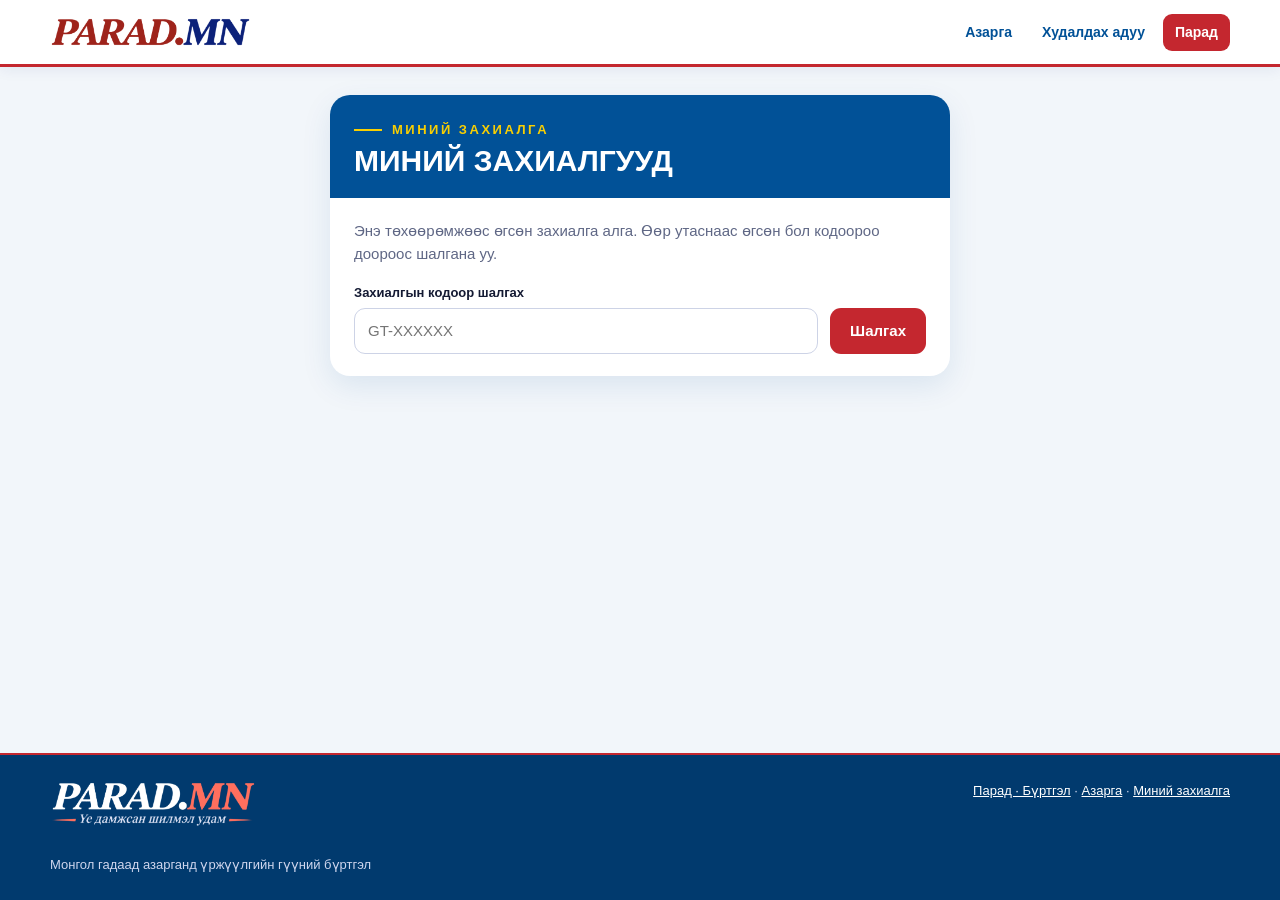
<file: booking.html>
<!doctype html>
<html lang="mn">
<head>
<meta charset="utf-8">
<meta name="viewport" content="width=device-width, initial-scale=1, viewport-fit=cover">
<title>Гүү тавих захиалга | parad.mn</title>
<meta name="robots" content="noindex">
<meta name="theme-color" content="#ffffff">
<link rel="preconnect" href="https://fonts.googleapis.com">
<link rel="preconnect" href="https://fonts.gstatic.com" crossorigin>
<link href="https://fonts.googleapis.com/css2?family=Montserrat:wght@400;500;600;700;800&family=Oswald:wght@500;600;700&display=swap" rel="stylesheet" media="print" onload="this.media=\'all\'"><noscript><link href="https://fonts.googleapis.com/css2?family=Montserrat:wght@400;500;600;700;800&family=Oswald:wght@500;600;700&display=swap" rel="stylesheet"></noscript>
<link rel="stylesheet" href="css/style.css?v=2611271330">
<link rel="stylesheet" href="css/pm.css?v=2611271330">
<link rel="modulepreload" href="js/app.js?v=2611271330">
<link rel="modulepreload" href="js/config.js?v=2611271330">
<link rel="modulepreload" href="js/vendor/qrcode.mjs?v=2611271330">
<link rel="modulepreload" href="js/pm-ui.js?v=2611271330">
<link rel="preconnect" href="https://mfghbmsqdksbxpnbvmbs.supabase.co" crossorigin>
<link rel="icon" href="favicon.png" type="image/png">
<link rel="apple-touch-icon" href="apple-touch-icon.png">
</head>
<body>
<header class="site-header" id="site-header"></header>
<main class="container" id="root"></main>
<footer class="site-footer" id="site-footer"></footer>
<script type="module">
import { api, esc, money, mnt, fmtDT, renderChrome, param, store, rememberStud, photoOf } from './js/app.js?v=2611271330';
const $root = document.getElementById('root');
const STATUS = { pending: 'Баталгаажуулалт хүлээж байна', confirmed: 'Баталгаажсан', done: 'Хийгдсэн', cancelled: 'Цуцлагдсан', expired: 'Хугацаа дууссан' };
renderChrome({}, 'booking');

function lookupForm(msg = '') {
  const mine = store.get('stud', []);
  $root.innerHTML = `<div class="bk-card"><div class="hd2"><div class="eyebrow">Миний захиалга</div><h1>Миний захиалгууд</h1></div><div class="bd2">
    ${msg ? `<div class="alert error" style="margin-bottom:14px">${esc(msg)}</div>` : ''}
    <div id="mine">${mine.length ? '<p class="muted">Ачаалж байна…</p>' : '<p class="muted" style="margin:0 0 6px">Энэ төхөөрөмжөөс өгсөн захиалга алга. Өөр утаснаас өгсөн бол кодоороо доороос шалгана уу.</p>'}</div>
    <form class="form" id="f" style="grid-template-columns:1fr auto;align-items:end;margin-top:18px"><div><label>Захиалгын кодоор шалгах</label><input class="input" id="code" placeholder="GT-XXXXXX" autocapitalize="characters" maxlength="12" required></div><button class="btn btn-accent" type="submit">Шалгах</button></form>
    </div></div>`;
  document.getElementById('f').onsubmit = e => { e.preventDefault(); location.href = 'booking.html?code=' + encodeURIComponent(document.getElementById('code').value.trim().toUpperCase().replace(/^GT-?/, 'GT-')); };
  if (mine.length) loadMine(mine);
}

// Энэ төхөөрөмж дээр хадгалсан бүх захиалгыг нэг дор: хэдэн захиалга, хэдэн гүү, нийт дүн
async function loadMine(codes) {
  const res = await Promise.allSettled(codes.map(code => api('stud_status', { code })));
  const ok = res.filter(r => r.status === 'fulfilled').map(r => r.value);
  const box = document.getElementById('mine'); if (!box) return;
  if (!ok.length) { box.innerHTML = '<p class="muted">Захиалгын мэдээллийг ачаалж чадсангүй. Дахин оролдоно уу.</p>'; return; }
  const active = ok.filter(({ booking: b }) => !['cancelled', 'expired'].includes(b.status));
  const mares = active.reduce((a, { booking: b }) => a + b.mares, 0);
  const total = active.reduce((a, { booking: b }) => a + (b.amount || 0), 0);
  box.innerHTML = `<div class="mine-sum"><div><b>${active.length}</b><span>идэвхтэй захиалга</span></div><div><b>${mares}</b><span>гүү</span></div><div><b>${total ? money(total) : '—'}</b><span>нийт дүн</span></div></div>
    <div class="mine-list">${ok.map(({ booking: b, horse: h }) => {
      const ph = h && photoOf(h, 0, true);
      return `<a class="mine-row" href="booking.html?code=${encodeURIComponent(b.code)}">
        <span class="mine-ph"${ph ? ` style="background-image:url('${esc(ph)}')"` : ''}></span>
        <span class="mine-tx"><b>${esc(h ? h.name : '—')}</b><small>${esc(b.code)} · ${b.mares} гүү${b.status === 'confirmed' && b.queue_from ? ` · ${b.queue_from}-р дараалал` : ''} · ${esc(fmtDT(b.created_at))}</small></span>
        <span class="mine-st"><span class="stat-pill ${b.status}">${STATUS[b.status] || b.status}</span>${b.amount ? `<small>${money(b.amount)}${b.paid ? ' ✓' : ''}</small>` : ''}</span></a>`;
    }).join('')}</div>`;
}

async function load(code) {
  try {
    const { booking: b, horse: h, site } = await api('stud_status', { code });
    rememberStud(b.code);
    renderChrome({ contact_phone: site.phone }, 'booking');
    const ph = h && photoOf(h, 0, true);
    let note = '';
    if (b.status === 'pending') note = `<div class="alert warn" style="margin:14px 0">Ажилтан тантай утсаар холбогдож баталгаажуулна. <b>${esc(fmtDT(b.expires_at))}</b>-ээс өмнө баталгаажаагүй бол захиалгын хугацаа дуусна.</div>`;
    else if (b.status === 'confirmed') note = `<div class="alert ok" style="margin:14px 0">Захиалга баталгаажсан. Таны гүү <b>${b.queue_from}${b.mares > 1 ? '–' + (b.queue_from + b.mares - 1) : ''}-р</b> дараалалд орсон. ${esc(site.season)}-д ажилтан танд өмнө нь мэдэгдэнэ.</div>`;
    else if (b.status === 'done') note = '<div class="alert ok" style="margin:14px 0">Гүү тавилт хийгдсэн.</div>';
    else if (b.status === 'cancelled') note = `<div class="alert error" style="margin:14px 0">Захиалга цуцлагдсан.${b.cancel_reason ? ' Шалтгаан: ' + esc(b.cancel_reason) : ''}</div>`;
    else note = `<div class="alert error" style="margin:14px 0">Баталгаажуулах хугацаа дууссан. Дахин захиалах эсвэл <a href="tel:${esc(String(site.phone).replace(/\D/g, ''))}">${esc(site.phone)}</a> руу залгана уу.</div>`;
    const pay = ['pending', 'confirmed'].includes(b.status) && site.bank_info ? `<div class="alert info" style="margin-top:10px;white-space:pre-wrap"><b>Төлбөр төлөх:</b>\n${esc(site.bank_info)}\nГүйлгээний утга: <b>${esc(b.code)}</b></div>` : '';
    $root.innerHTML = `<div class="bk-card"><div class="hd2"><div class="eyebrow">Гүү тавих захиалга</div><h1>${esc(h ? h.name : '—')} азарга</h1></div><div class="bd2">
      <div style="display:flex;justify-content:space-between;align-items:center;gap:10px;flex-wrap:wrap"><span class="stat-pill ${b.status}">${STATUS[b.status] || b.status}</span>${b.paid ? '<span class="stat-pill confirmed">Төлөгдсөн</span>' : ''}</div>
      <div class="codebox">${esc(b.code)}</div>${note}
      <div class="kv" style="display:grid;grid-template-columns:auto 1fr;gap:6px 16px;font-size:14.5px">
        <span class="muted">Захиалагч</span><b>${esc(b.owner_name)}</b>
        <span class="muted">Утас</span><b>${esc(b.phone)}</b>
        <span class="muted">Гүүний тоо</span><b>${b.mares}</b>
        <span class="muted">Нэг гүүний үнэ</span><b>${mnt(b.unit_price)}</b>
        <span class="muted">Нийт дүн</span><b>${mnt(b.amount)}</b>
        ${b.location ? `<span class="muted">Аймаг, сум</span><b>${esc(b.location)}</b>` : ''}
        ${b.mare_info ? `<span class="muted">Гүүний мэдээлэл</span><b>${esc(b.mare_info)}</b>` : ''}
        ${b.mare_ready_date || b.mare_ready_place ? `<span class="muted">Гүү бэлэн байх</span><b>${esc([b.mare_ready_date, b.mare_ready_place].filter(Boolean).join(' · '))}</b>` : ''}
        ${b.contact_name || b.contact_phone ? `<span class="muted">Хариуцагч</span><b>${esc([b.contact_name, b.contact_phone].filter(Boolean).join(' · '))}</b>` : ''}
        ${b.breeding_place || b.breeding_date ? `<span class="muted">Үржил хийх</span><b>${esc([b.breeding_date, b.breeding_place].filter(Boolean).join(' · '))}</b>` : ''}
        <span class="muted">Үүсгэсэн</span><b>${esc(fmtDT(b.created_at))}</b></div>
      ${pay}
      <div style="display:flex;gap:8px;flex-wrap:wrap;margin-top:18px">${h ? `<a class="btn btn-light" href="horse.html?s=${encodeURIComponent(h.slug)}">Азарганы хуудас</a>` : ''}<a class="btn btn-ghost" href="booking.html">Миний бүх захиалга</a>
      <a class="btn btn-accent" href="tel:${esc(String(site.phone).replace(/\D/g, ''))}">${esc(site.phone)}</a></div>
      <p class="small muted" style="margin:14px 0 0">Энэ хуудасны холбоосыг хадгалаарай — кодоороо хэзээ ч шалгаж болно.</p>
    </div></div>`;
  } catch (e) { lookupForm(e.message); }
}
const code = (param('code') || '').trim();
code ? load(code) : lookupForm();
</script>
</body>
</html>
</file>
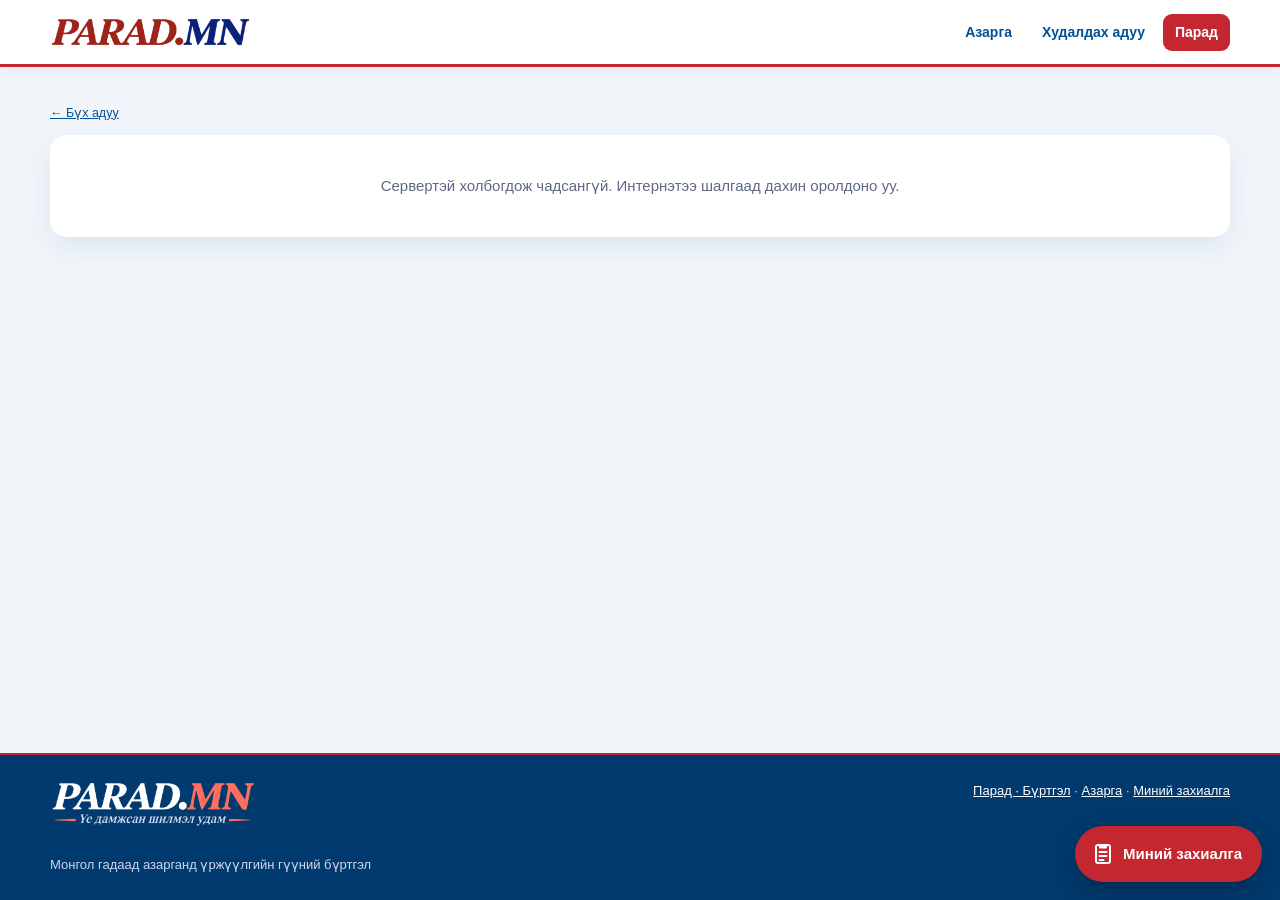
<file: horse.html>
<!doctype html>
<html lang="mn">
<head>
<meta charset="utf-8">
<meta name="viewport" content="width=device-width, initial-scale=1, viewport-fit=cover">
<title>Адуу | parad.mn</title>
<meta name="theme-color" content="#ffffff">
<link rel="preconnect" href="https://fonts.googleapis.com">
<link rel="preconnect" href="https://fonts.gstatic.com" crossorigin>
<link href="https://fonts.googleapis.com/css2?family=Montserrat:wght@400;500;600;700;800&family=Oswald:wght@500;600;700&display=swap" rel="stylesheet" media="print" onload="this.media=\'all\'"><noscript><link href="https://fonts.googleapis.com/css2?family=Montserrat:wght@400;500;600;700;800&family=Oswald:wght@500;600;700&display=swap" rel="stylesheet"></noscript>
<link rel="stylesheet" href="css/style.css?v=2611271330">
<link rel="stylesheet" href="css/pm.css?v=2611271330">
<link rel="modulepreload" href="js/app.js?v=2611271330">
<link rel="modulepreload" href="js/config.js?v=2611271330">
<link rel="modulepreload" href="js/vendor/qrcode.mjs?v=2611271330">
<link rel="modulepreload" href="js/pm-ui.js?v=2611271330">
<link rel="preconnect" href="https://mfghbmsqdksbxpnbvmbs.supabase.co" crossorigin>
<link rel="icon" href="favicon.png" type="image/png">
<link rel="apple-touch-icon" href="apple-touch-icon.png">
</head>
<body>
<header class="site-header" id="site-header"></header>
<main class="section" style="padding-top:24px"><div class="container">
  <p class="small"><a href="stallions.html">← Бүх адуу</a></p>
  <div id="root"><div class="empty-box">Ачаалж байна…</div></div>
</div></main>
<footer class="site-footer" id="site-footer"></footer>

<div class="modal-bg" id="modal" aria-hidden="true"><div class="modal">
  <div class="modal-head"><b id="m-title"></b><button type="button" id="m-close" aria-label="Хаах">×</button></div>
  <div class="modal-body" id="m-body"></div>
</div></div>
<div class="lightbox" id="lb"><img alt=""></div>

<script type="module">
import { api, apiCached, esc, money, mnt, million, fmtDT, renderChrome, param, store, rememberStud, KIND, photoOf, studPriceHtml, studState, auctionState } from './js/app.js?v=2611271330';
const $ = id => document.getElementById(id);
const slug = param('s') || '';
let D = null, offset = 0, cur = 0, poll = null, tick = null;
const phoneOk = v => /^\+?\d{8,15}$/.test(String(v).replace(/[\s-]/g, ''));

function allImages(h) {
  const a = (h.photos || []).map((p, i) => ({ big: p.u, small: p.t || p.u, label: 'Зураг ' + (i + 1) }));
  if (h.pedigree_img) a.push({ big: h.pedigree_img, small: h.pedigree_img, label: 'Удмын бичиг' });
  return a;
}
function gallery(h) {
  const imgs = allImages(h);
  if (!imgs.length) return '<div class="gal"><div class="big empty">М</div></div>';
  const i = Math.min(cur, imgs.length - 1);
  return `<div class="gal"><div class="big" id="big" style="background-image:url('${esc(imgs[i].big)}')" data-i="${i}"></div>
    ${imgs.length > 1 ? `<div class="thumbs">${imgs.map((m, k) => `<button class="${k === i ? 'active' : ''}" data-k="${k}" title="${esc(m.label)}"><img src="${esc(m.small)}" alt=""></button>`).join('')}</div>` : ''}</div>`;
}

function studCard(h, site) {
  if (!h.stud_enabled) return '';
  const s = studState(h);
  const pct = s.cap ? Math.min(100, (h.confirmed_mares / s.cap) * 100) : 0;
  const btn = s.st === 'open' ? '<button class="btn btn-accent btn-lg btn-block" id="stud-btn" type="button">Гүү тавих захиалга</button>'
    : `<div class="soldout">${s.st === 'full' ? 'Уучлаарай, энэ азарга дүүрсэн' : 'Захиалга түр хаалттай'}</div>`;
  const q = (D.queue || []);
  return `<div class="bcard"><div class="top"><b>Азарганд гүү тавих</b><span>${esc(site.season)}</span></div><div class="body">
    <div class="big-price">${studPriceHtml(h)} <small>${h.stud_fee == null ? '(үнийг тохиролцоно)' : '/ нэг гүү'}</small></div>
    <div class="bar2${s.st === 'full' ? ' full' : ''}"><i style="width:${pct}%"></i></div>
    <div class="lbl2"><span>Гүү бүртгэх тоо: <b>${s.left}</b></span><span>Нийт ${s.cap}</span></div>
    ${h.pending_mares > 0 ? `<p class="small muted" style="margin:6px 0 0">Баталгаажуулалт хүлээж буй: ${h.pending_mares} гүү</p>` : ''}
    <div style="margin-top:14px">${btn}</div>
    <ul class="terms">${(site.terms || []).map(t => `<li>${esc(t)}</li>`).join('')}</ul>
    ${q.length ? `<details style="margin-top:12px"><summary style="cursor:pointer;font-weight:700">Баталгаажсан дараалал (${q.length})</summary><table class="qlist"><tr><th>Дараалал</th><th>Код</th><th>Гүү</th></tr>${q.map(r => `<tr><td>${r.queue_from}${r.mares > 1 ? '–' + (r.queue_from + r.mares - 1) : ''}</td><td class="mono">${esc(r.code)}</td><td>${r.mares}</td></tr>`).join('')}</table></details>` : ''}
  </div></div>`;
}

function saleCard(h, site) {
  if (h.sale_mode === 'fixed') {
    const avail = h.sale_status === 'available';
    return `<div class="bcard"><div class="top"><b>Зарна</b><span>${avail ? 'Худалдаанд байгаа' : h.sale_status === 'sold' ? 'Зарагдсан' : 'Захиалагдсан'}</span></div><div class="body">
      <div class="big-price">${h.sale_price == null ? 'Тохиролцоно' : money(h.sale_price)}</div>
      <p class="small muted">${esc(site.sale_note)}</p>
      ${avail ? '<div style="display:flex;gap:8px;flex-wrap:wrap"><button class="btn btn-accent btn-lg" style="flex:1" id="reserve-btn" type="button">Авах хүсэлт</button><button class="btn btn-light btn-lg" style="flex:1" id="offer-btn" type="button">Үнийн санал өгөх</button></div>'
        : '<div class="soldout">Одоогоор боломжгүй</div>'}
    </div></div>`;
  }
  if (h.sale_mode === 'auction') {
    const st = auctionState(h, Date.now() + offset);
    const top = h.top_bid, next = top ? top + h.auction_step : (h.auction_start_price || h.auction_step);
    let head = '', form = '';
    if (st === 'scheduled') head = `<div class="alert info">Дуудлага ${esc(fmtDT(h.auction_starts_at))}-д эхэлнэ.</div>`;
    else if (st === 'open') {
      form = `<div class="alert info" style="margin-top:14px;font-size:13px">Дуудлагад зөвхөн <b>«Адуу худалдан авагч» тасалбараа бүрэн төлсөн</b> оролцогч бооцоо тавина. Тасалбаргүй бол <a href="${store.get('pass') ? 'ticket.html?t=' + encodeURIComponent(store.get('pass')) : 'register.html?kind=buyer'}">${store.get('pass') ? 'пассаа нээж худалдан авагч болгоно' : 'тасалбар авна'}</a> уу.</div>
      <form class="form" id="bid-form" novalidate style="margin-top:10px">
        <div style="display:none"><input name="website" tabindex="-1" autocomplete="off"></div>
        <div><label>Нэр <span class="req">*</span></label><input class="input" name="name" maxlength="80" autocomplete="name" required></div>
        <div><label>Утас <span class="req">*</span></label><input class="input" name="phone" type="tel" inputmode="tel" autocomplete="tel" required></div>
        <div><label>Бооцоо (₮) <span class="req">*</span></label><input class="input" name="amount" type="text" inputmode="numeric" autocomplete="off" data-money value="${next}" required>
          <div class="hint small muted">Хамгийн багадаа <b>${money(next)}</b> · алхам ${money(h.auction_step)}</div></div>
        <div id="bid-err"></div>
        <button class="btn btn-accent btn-lg btn-block" type="submit" id="bid-btn">Бооцоо тавих</button>
</form>`;
    } else {
      head = `<div class="alert ${h.sale_status === 'available' ? 'warn' : 'ok'}">${h.sale_status === 'available' ? 'Дуудлага дууслаа. Ажилтан үр дүнг шалгаж байна.' : 'Дуудлага дууссан.'}</div>`;
      if (h.sold_price) head += `<p style="margin:10px 0 0">Эцсийн үнэ: <b>${money(h.sold_price)}</b></p>`;
    }
    return `<div class="bcard"><div class="top"><b>Дуудлага худалдаа</b><span>${st === 'open' ? '' : st === 'scheduled' ? 'Удахгүй' : 'Дууссан'}</span></div><div class="body">
      <div class="big-price">${money(top || h.auction_start_price || 0)} <small>${top ? 'одоогийн бооцоо' : 'эхлэх үнэ'}</small></div>
      <div style="margin:10px 0">${head}</div>${form}
      ${(D.bids || []).length ? `<ul class="bids">${D.bids.map(b => `<li><span>${esc(b.name)} <small>${esc(fmtDT(b.at))}</small></span><b>${money(b.amount)}</b></li>`).join('')}</ul>` : '<p class="small muted">Одоогоор бооцоо алга.</p>'}
      <p class="small muted" style="margin:10px 0 0">${esc(site.sale_note)}</p>
    </div></div>`;
  }
  return '';
}

function render() {
  const { horse: h, site } = D;
  document.title = `${h.name} | parad.mn`;
  const facts = [['Төрөл', KIND[h.kind]], ['Төрсөн', h.foaled && h.foaled + ' он'], ['Үүлдэр', h.breed], ['Зүс', h.color], ['Тамга', h.tamga], ['Эцэг', h.sire], ['Эх', h.dam], ['Чипийн дугаар', h.microchip]]
    .filter(([, v]) => v);
  $('root').innerHTML = `<div class="hd"><div>${gallery(h)}</div><div>
    <div class="eyebrow">${esc(KIND[h.kind] || '')}${h.sort && h.sort < 100 ? ' · №' + h.sort : ''}</div>
    ${h.lot_no || h.verified ? `<div style="display:flex;gap:6px;flex-wrap:wrap;margin:6px 0">${h.lot_no ? `<span class="lot-badge">Лот № ${esc(h.lot_no)}</span>` : ''}${h.verified ? '<span class="ver-badge">✓ МСУХ баталсан · шинжилгээ сөрөг</span>' : ''}</div>` : ''}
    <h1>${esc(h.name)}</h1>${h.name_en ? `<div class="muted" style="font-weight:700;letter-spacing:1px">${esc(h.name_en)}</div>` : ''}
    <div class="facts2">${facts.map(([k, v]) => `<div><small>${k}</small><b>${esc(v)}</b></div>`).join('')}</div>
    ${h.description ? `<p class="pre">${esc(h.description)}</p>` : ''}
    ${h.notes ? `<p class="pre muted small">${esc(h.notes)}</p>` : ''}
    ${(h.achievements || []).length ? `<div class="panel" style="margin:14px 0"><h3 style="color:var(--navy);margin:0 0 8px;font-size:16px">Амжилт</h3><ul class="ach-list">${h.achievements.map(a => `<li><b>${esc(a.t)}</b>${a.y ? ` <span>${esc(a.y)} он</span>` : ''}${a.w ? ` <span>· ${esc(a.w)}</span>` : ''}${a.n ? ` <span>· ${esc(a.n)}</span>` : ''}</li>`).join('')}</ul></div>` : ''}
    ${studCard(h, site)}${saleCard(h, site)}
    ${!h.stud_enabled && h.sale_mode === 'none' ? '<div class="alert info" style="margin-top:16px">Энэ адуу одоогоор захиалга, худалдаанд ороогүй байна.</div>' : ''}
  </div></div>`;
  bind();
  clearInterval(tick);
  if (auctionState(h, Date.now() + offset) === 'open') { tickTimer(); tick = setInterval(tickTimer, 1000); }
}

function tickTimer() {
  const el = $('timer'); if (!el) return;
  const ms = new Date(D.horse.auction_ends_at).getTime() - (Date.now() + offset);
  if (ms <= 0) { clearInterval(tick); refresh(); return; }
  const s = Math.floor(ms / 1000), d = Math.floor(s / 86400), hh = Math.floor(s % 86400 / 3600), m = Math.floor(s % 3600 / 60), ss = s % 60, p = n => String(n).padStart(2, '0');
  el.textContent = (d ? d + ' өдөр ' : '') + `${p(hh)}:${p(m)}:${p(ss)}`;
}

function modal(title, html) {
  $('m-title').textContent = title; $('m-body').innerHTML = html;
  $('modal').classList.add('open'); $('modal').setAttribute('aria-hidden', 'false');
}
const closeModal = () => { $('modal').classList.remove('open'); $('modal').setAttribute('aria-hidden', 'true'); };
$('m-close').onclick = closeModal;
$('modal').addEventListener('click', e => { if (e.target === $('modal')) closeModal(); });
document.addEventListener('keydown', e => { if (e.key === 'Escape') { closeModal(); $('lb').classList.remove('open'); } });
$('lb').onclick = () => $('lb').classList.remove('open');

const buyer = () => store.get('pm_buyer', {});
const field = (k, label, extra = '') => `<div><label>${label}</label>${extra}</div>`;

function bind() {
  const imgs = allImages(D.horse);
  document.querySelectorAll('.thumbs button').forEach(b => b.onclick = () => { cur = Number(b.dataset.k); render(); });
  if ($('big') && imgs.length) $('big').onclick = () => { $('lb').querySelector('img').src = imgs[Math.min(cur, imgs.length - 1)].big; $('lb').classList.add('open'); };
  if ($('stud-btn')) $('stud-btn').onclick = openStud;
  if ($('reserve-btn')) $('reserve-btn').onclick = () => openInquiry('reserve');
  if ($('offer-btn')) $('offer-btn').onclick = () => openInquiry('inquiry');
  const bf = $('bid-form');
  if (bf) {
    const b = buyer(); if (b.name) bf.name.value = b.name; if (b.phone) bf.phone.value = b.phone;
    bf.onsubmit = async e => {
      e.preventDefault();
      const err = $('bid-err'), btn = $('bid-btn'); err.innerHTML = '';
      if (bf.name.value.trim().length < 2) { err.innerHTML = '<div class="alert error">Нэрээ оруулна уу.</div>'; return; }
      if (!phoneOk(bf.phone.value)) { err.innerHTML = '<div class="alert error">Утасны дугаараа зөв оруулна уу (8 оронтой).</div>'; return; }
      const amount = Number(bf.amount.value);
      if (!confirm(`${money(amount)} бооцоо тавих уу?\nБооцоо тавьсан бол буцаах боломжгүй.`)) return;
      btn.disabled = true; btn.innerHTML = '<span class="spinner"></span> Түр хүлээнэ үү…';
      try {
        const r = await api('bid', { slug, name: bf.name.value, phone: bf.phone.value, amount, website: bf.website.value });
        store.set('pm_buyer', { name: bf.name.value.trim(), phone: bf.phone.value.trim() });
        await refresh();
        const e2 = $('bid-err'); if (e2) e2.innerHTML = `<div class="alert ok">Таны ${money(r.amount)} бооцоо бүртгэгдлээ.${r.extended ? ' Дуудлагын хугацаа уртасгагдлаа.' : ''}</div>`;
      } catch (ex) {
        err.innerHTML = `<div class="alert error">${esc(ex.message)}</div>`; btn.disabled = false; btn.textContent = 'Бооцоо тавих'; refresh(true);
      }
    };
  }
}

function openStud() {
  const h = D.horse, s = studState(h), site = D.site, b = buyer();
  const max = Math.max(1, Math.min(site.max_mares, s.left));
  modal(`${h.name} — гүү тавих захиалга`, `<form class="form" id="sf" novalidate>
    <div style="display:none"><input name="website" tabindex="-1" autocomplete="off"></div>
    ${field('name', 'Захиалагчийн нэр <span class="req">*</span>', `<input class="input" name="name" maxlength="80" autocomplete="name" value="${esc(b.name || '')}" required>`)}
    ${field('phone', 'Утасны дугаар <span class="req">*</span>', `<input class="input" name="phone" type="tel" inputmode="tel" autocomplete="tel" value="${esc(b.phone || '')}" required>`)}
    ${field('mares', 'Гүүний тоо <span class="req">*</span>', `<select class="input" name="mares">${Array.from({ length: max }, (_, i) => `<option value="${i + 1}">${i + 1} гүү${h.stud_price ? ' — ' + money((i + 1) * h.stud_price) : ''}</option>`).join('')}</select>`)}
    ${field('loc', 'Аймаг, сум', `<input class="input" name="location" maxlength="120" value="${esc(b.location || '')}" placeholder="Жишээ: Төв, Зуунмод">`)}
    ${field('mi', 'Гүүний мэдээлэл', '<textarea class="input" name="mare_info" rows="2" maxlength="500" placeholder="Нас, зүс, тамга, өмнөх унагалалт…"></textarea>')}
    <div class="row2">
      ${field('rd', 'Гүү бэлэн байх огноо', '<input class="input" name="mare_ready_date" type="date">')}
      ${field('rp', 'Гүү бэлэн байх газар', '<input class="input" name="mare_ready_place" maxlength="200" placeholder="Жишээ: Төв, Баян, ...">')}
    </div>
    <div class="row2">
      ${field('cn', 'Хариуцагч (гүү хүргэх хүн)', `<input class="input" name="contact_name" maxlength="80" value="${esc(b.contact_name || '')}">`)}
      ${field('cp', 'Хариуцагчийн утас', `<input class="input" name="contact_phone" type="tel" inputmode="tel" value="${esc(b.contact_phone || '')}">`)}
    </div>
    ${field('note', 'Тайлбар', '<textarea class="input" name="note" rows="2" maxlength="500"></textarea>')}
    <div class="alert info small" style="margin:0">Төлбөр төлөгдсөний дараа гүү бүртгэгдэж, дараалалд орно. Азарга хаана байрлах, үржил хийх газар, огноог ажилтан баталгаажуулахдаа мэдэгдэнэ.</div>
    <div id="sf-err"></div>
    <button class="btn btn-accent btn-lg btn-block" type="submit" id="sf-btn">Захиалга илгээх</button>
    <p class="small muted" style="margin:0;text-align:center">${site.hold_hours} цагийн дотор ажилтан баталгаажуулна. Үгүй бол хугацаа дуусна.</p></form>`);
  const f = $('sf');
  f.onsubmit = async e => {
    e.preventDefault();
    const err = $('sf-err'), btn = $('sf-btn'); err.innerHTML = '';
    if (f.name.value.trim().length < 2) { err.innerHTML = '<div class="alert error">Нэрээ оруулна уу.</div>'; return; }
    if (!phoneOk(f.phone.value)) { err.innerHTML = '<div class="alert error">Утасны дугаараа зөв оруулна уу (8 оронтой).</div>'; return; }
    btn.disabled = true; btn.innerHTML = '<span class="spinner"></span> Түр хүлээнэ үү…';
    try {
      const r = await api('stud_create', { slug, name: f.name.value, phone: f.phone.value, mares: Number(f.mares.value), location: f.location.value, mare_info: f.mare_info.value, note: f.note.value, website: f.website.value,
        mare_ready_date: f.mare_ready_date.value, mare_ready_place: f.mare_ready_place.value, contact_name: f.contact_name.value, contact_phone: f.contact_phone.value });
      store.set('pm_buyer', { name: f.name.value.trim(), phone: f.phone.value.trim(), location: f.location.value.trim(), contact_name: f.contact_name.value.trim(), contact_phone: f.contact_phone.value.trim() });
      rememberStud(r.code);
      location.href = 'booking.html?code=' + encodeURIComponent(r.code);
    } catch (ex) { err.innerHTML = `<div class="alert error">${esc(ex.message)}</div>`; btn.disabled = false; btn.textContent = 'Захиалга илгээх'; refresh(true); }
  };
}

function openInquiry(kind) {
  const h = D.horse, b = buyer();
  modal(kind === 'reserve' ? `${h.name} — авах хүсэлт` : `${h.name} — үнийн санал`, `<form class="form" id="qf" novalidate>
    <div style="display:none"><input name="website" tabindex="-1" autocomplete="off"></div>
    ${field('name', 'Нэр <span class="req">*</span>', `<input class="input" name="name" maxlength="80" autocomplete="name" value="${esc(b.name || '')}" required>`)}
    ${field('phone', 'Утас <span class="req">*</span>', `<input class="input" name="phone" type="tel" inputmode="tel" autocomplete="tel" value="${esc(b.phone || '')}" required>`)}
    ${kind === 'inquiry' ? field('offer', 'Санал болгох үнэ (₮)', `<input class="input" name="offer" type="number" inputmode="numeric" min="0" step="100000"${h.sale_price ? ` value="${h.sale_price}"` : ''}>`) : ''}
    ${field('msg', 'Тайлбар', '<textarea class="input" name="message" rows="3" maxlength="800"></textarea>')}
    <div id="qf-err"></div>
    <button class="btn btn-accent btn-lg btn-block" type="submit" id="qf-btn">Илгээх</button>
    <p class="small muted" style="margin:0;text-align:center">${esc(D.site.sale_note)}</p></form>`);
  const f = $('qf');
  f.onsubmit = async e => {
    e.preventDefault();
    const err = $('qf-err'), btn = $('qf-btn'); err.innerHTML = '';
    if (f.name.value.trim().length < 2) { err.innerHTML = '<div class="alert error">Нэрээ оруулна уу.</div>'; return; }
    if (!phoneOk(f.phone.value)) { err.innerHTML = '<div class="alert error">Утасны дугаараа зөв оруулна уу (8 оронтой).</div>'; return; }
    btn.disabled = true; btn.innerHTML = '<span class="spinner"></span> Түр хүлээнэ үү…';
    try {
      await api('inquire', { slug, kind, name: f.name.value, phone: f.phone.value, offer: f.offer ? f.offer.value : '', message: f.message.value, website: f.website.value });
      store.set('pm_buyer', { name: f.name.value.trim(), phone: f.phone.value.trim() });
      $('m-body').innerHTML = `<div class="alert ok">Хүсэлт илгээгдлээ. Ажилтан тантай удахгүй утсаар холбогдоно.</div><button class="btn btn-accent btn-block" style="margin-top:12px" type="button" id="ok">За</button>`;
      $('ok').onclick = closeModal;
    } catch (ex) { err.innerHTML = `<div class="alert error">${esc(ex.message)}</div>`; btn.disabled = false; btn.textContent = 'Илгээх'; }
  };
}

async function refresh(soft) {
  try {
    const typing = document.activeElement && /INPUT|TEXTAREA|SELECT/.test(document.activeElement.tagName) && $('modal').classList.contains('open');
    const n = await api('horse', { slug });
    const same = D && JSON.stringify({ h: n.horse, q: n.queue, b: n.bids }) === JSON.stringify({ h: D.horse, q: D.queue, b: D.bids });
    D = n; offset = new Date(D.now).getTime() - Date.now();
    if (same) { if (D.horse && $('timer')) tickTimer(); return; }              // өөрчлөлтгүй бол дахин зурахгүй (үсрэх, гацахаас сэргийлнэ)
    if (!typing && !(soft && $('bid-form') && document.activeElement && $('bid-form').contains(document.activeElement))) render();
    else if (D.horse && $('timer')) tickTimer();
  } catch (e) { if (!D) $('root').innerHTML = `<div class="empty-box">${esc(e.message)}</div>`; }
}
// Эхний ачаалалт: өмнөх хариу (кэш) байвал шууд зурна, дараа нь серверээс шинэчилнэ
try {
  await apiCached('horse', { slug }, (d, stale) => {
    D = d; offset = new Date(d.now).getTime() - Date.now();
    if (stale) offset = 0;
    render();
  });
} catch (e) { if (!D) $('root').innerHTML = `<div class="empty-box">${esc(e.message)}</div>`; }
if (D) {
  renderChrome({ contact_phone: D.site.phone }, 'horses');
  let lastPoll = Date.now();
  poll = setInterval(() => {
    if (document.hidden || $('modal').classList.contains('open')) return;
    const a = auctionState(D.horse, Date.now() + offset);
    const every = a === 'open' || a === 'scheduled' ? 8000 : D.horse.stud_enabled ? 60000 : 0;   // дуудлага явагдаж байвал 8 сек, бусад үед 1 мин
    if (every && Date.now() - lastPoll >= every) { lastPoll = Date.now(); refreshKeepForm(); }
  }, 4000);
} else renderChrome({});
// Бооцооны маягт дээр бичиж байгаа бол дахин зурахгүй, зөвхөн жагсаалт/үнийг шинэчилнэ
async function refreshKeepForm() {
  const bf = $('bid-form');
  if (bf && bf.contains(document.activeElement)) { try { const n = await api('horse', { slug }); D = n; offset = new Date(n.now).getTime() - Date.now(); } catch {} return; }
  refresh();
}
</script>
</body>
</html>
</file>
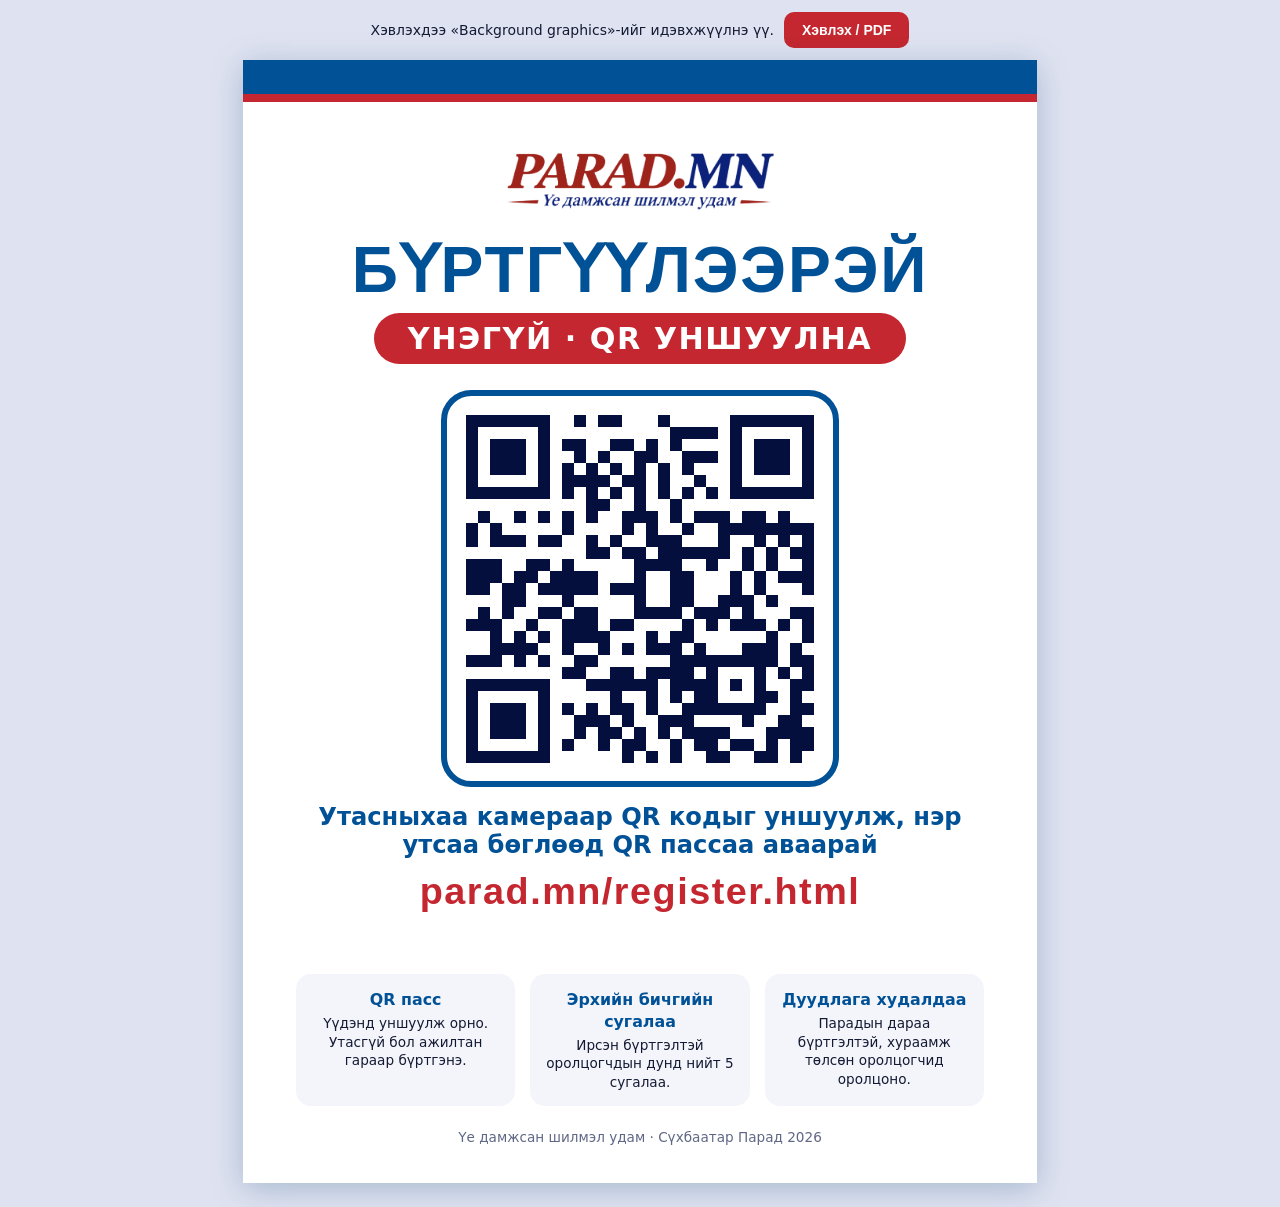
<file: qr.html>
<!doctype html>
<html lang="mn">
<head>
<meta charset="utf-8">
<meta name="viewport" content="width=device-width, initial-scale=1">
<title>Бүртгэлийн QR — Парад | parad.mn</title>
<meta name="robots" content="noindex">
<link href="https://fonts.googleapis.com/css2?family=Montserrat:wght@500;600;700;800&family=Oswald:wght@500;600;700&display=swap" rel="stylesheet" media="print" onload="this.media=\'all\'"><noscript><link href="https://fonts.googleapis.com/css2?family=Montserrat:wght@500;600;700;800&family=Oswald:wght@500;600;700&display=swap" rel="stylesheet"></noscript>
<link rel="icon" href="favicon.png" type="image/png">
<style>
  :root { --navy:#015197; --navy-dd:#050f3d; --accent:#c4272f; --cream:#f3f5fb; --ink:#141a33; }
  * { box-sizing: border-box; }
  body { margin: 0; background: #dfe3f1; font-family: Montserrat, system-ui, sans-serif; color: var(--ink); -webkit-print-color-adjust: exact; print-color-adjust: exact; }
  .bar { padding: 12px 16px; display: flex; gap: 10px; align-items: center; justify-content: center; flex-wrap: wrap; font-size: 14px; }
  .bar button { background: var(--accent); color: #fff; border: 0; border-radius: 10px; padding: 10px 18px; font: 700 14px Montserrat, sans-serif; cursor: pointer; }
  .poster { width: 210mm; height: 297mm; margin: 0 auto 24px; background: #fff; position: relative; overflow: hidden; display: flex; flex-direction: column; align-items: center; text-align: center; padding: 14mm 14mm 10mm; box-shadow: 0 6px 30px rgba(1,58,110,.25); }
  .poster::before { content: ""; position: absolute; left: 0; right: 0; top: 0; height: 9mm; background: var(--navy); }
  .poster::after { content: ""; position: absolute; left: 0; right: 0; top: 9mm; height: 2mm; background: var(--accent); }
  .logo { margin-top: 10mm; width: 72mm; }
  h1 { font-family: Oswald, sans-serif; font-weight: 700; font-size: 17mm; line-height: 1; margin: 7mm 0 3mm; white-space: nowrap; color: var(--navy); text-transform: uppercase; letter-spacing: .5mm; }
  .free { display: inline-block; background: var(--accent); color: #fff; font-weight: 800; font-size: 8mm; padding: 2mm 9mm; border-radius: 99px; letter-spacing: .4mm; }
  .qrbox { margin: 7mm 0 4mm; padding: 5mm; border: 1.6mm solid var(--navy); border-radius: 8mm; background: #fff; }
  .qrbox svg { display: block; width: 92mm; height: 92mm; }
  .how { font-weight: 700; font-size: 6.4mm; color: var(--navy); margin: 0 0 3mm; }
  .url { font-family: Oswald, sans-serif; font-size: 10mm; font-weight: 600; color: var(--accent); letter-spacing: .4mm; margin: 0 0 5mm; }
  .perks { display: grid; grid-template-columns: repeat(3, 1fr); gap: 4mm; width: 100%; margin-top: auto; }
  .perk { background: var(--cream); border-radius: 4mm; padding: 4mm 3mm; font-size: 3.6mm; line-height: 1.35; }
  .perk b { display: block; color: var(--navy); font-size: 4.2mm; margin-bottom: 1mm; }
  .foot { margin-top: 6mm; font-size: 3.6mm; color: #5f6785; }
  @page { size: A4; margin: 0; }
  @media print { body { background: #fff; } .bar { display: none; } .poster { margin: 0; box-shadow: none; } }
  @media (max-width: 800px) { .poster { transform-origin: top left; transform: scale(calc(100vw / 794)); margin: 0; } }
</style>
</head>
<body>
<div class="bar"><span>Хэвлэхдээ «Background graphics»-ийг идэвхжүүлнэ үү.</span><button onclick="print()">Хэвлэх / PDF</button></div>
<section class="poster">
  <img class="logo" src="img/parad-logo.png" alt="Parad.mn">
  <h1>Бүртгүүлээрэй</h1>
  <div class="free">ҮНЭГҮЙ · QR УНШУУЛНА</div>
  <div class="qrbox" id="qr"></div>
  <p class="how">Утасныхаа камераар QR кодыг уншуулж, нэр утсаа бөглөөд QR пассаа аваарай</p>
  <p class="url">parad.mn/register.html</p>
  <div class="perks">
    <div class="perk"><b>QR пасс</b>Үүдэнд уншуулж орно. Утасгүй бол ажилтан гараар бүртгэнэ.</div>
    <div class="perk"><b>Эрхийн бичгийн сугалаа</b>Ирсэн бүртгэлтэй оролцогчдын дунд нийт 5 сугалаа.</div>
    <div class="perk"><b>Дуудлага худалдаа</b>Парадын дараа бүртгэлтэй, хураамж төлсөн оролцогчид оролцоно.</div>
  </div>
  <div class="foot">Үе дамжсан шилмэл удам · Сүхбаатар Парад 2026</div>
</section>
<script type="module">
import { qrSvg } from './js/app.js?v=2611271330';
document.getElementById('qr').innerHTML = qrSvg('https://parad.mn/register.html', { margin: 0, ecl: 'Q' });
</script>
</body>
</html>
</file>
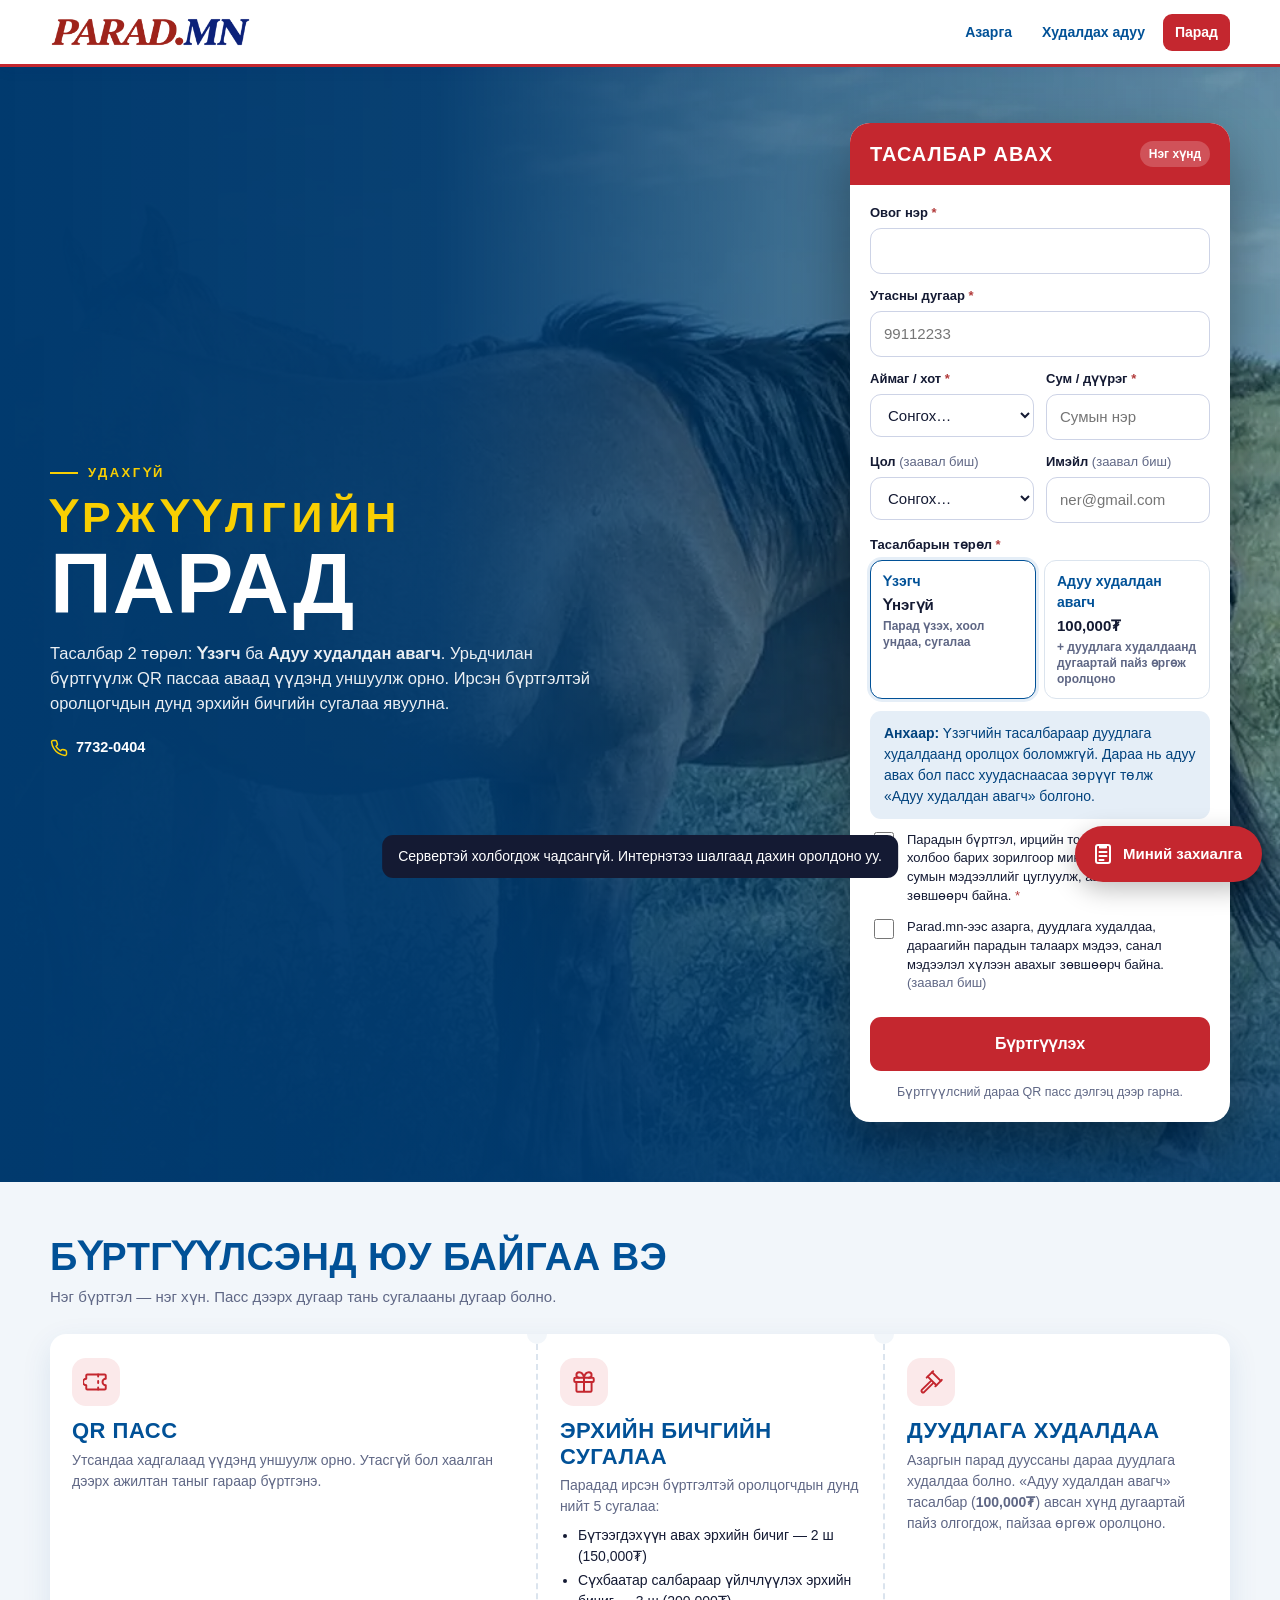
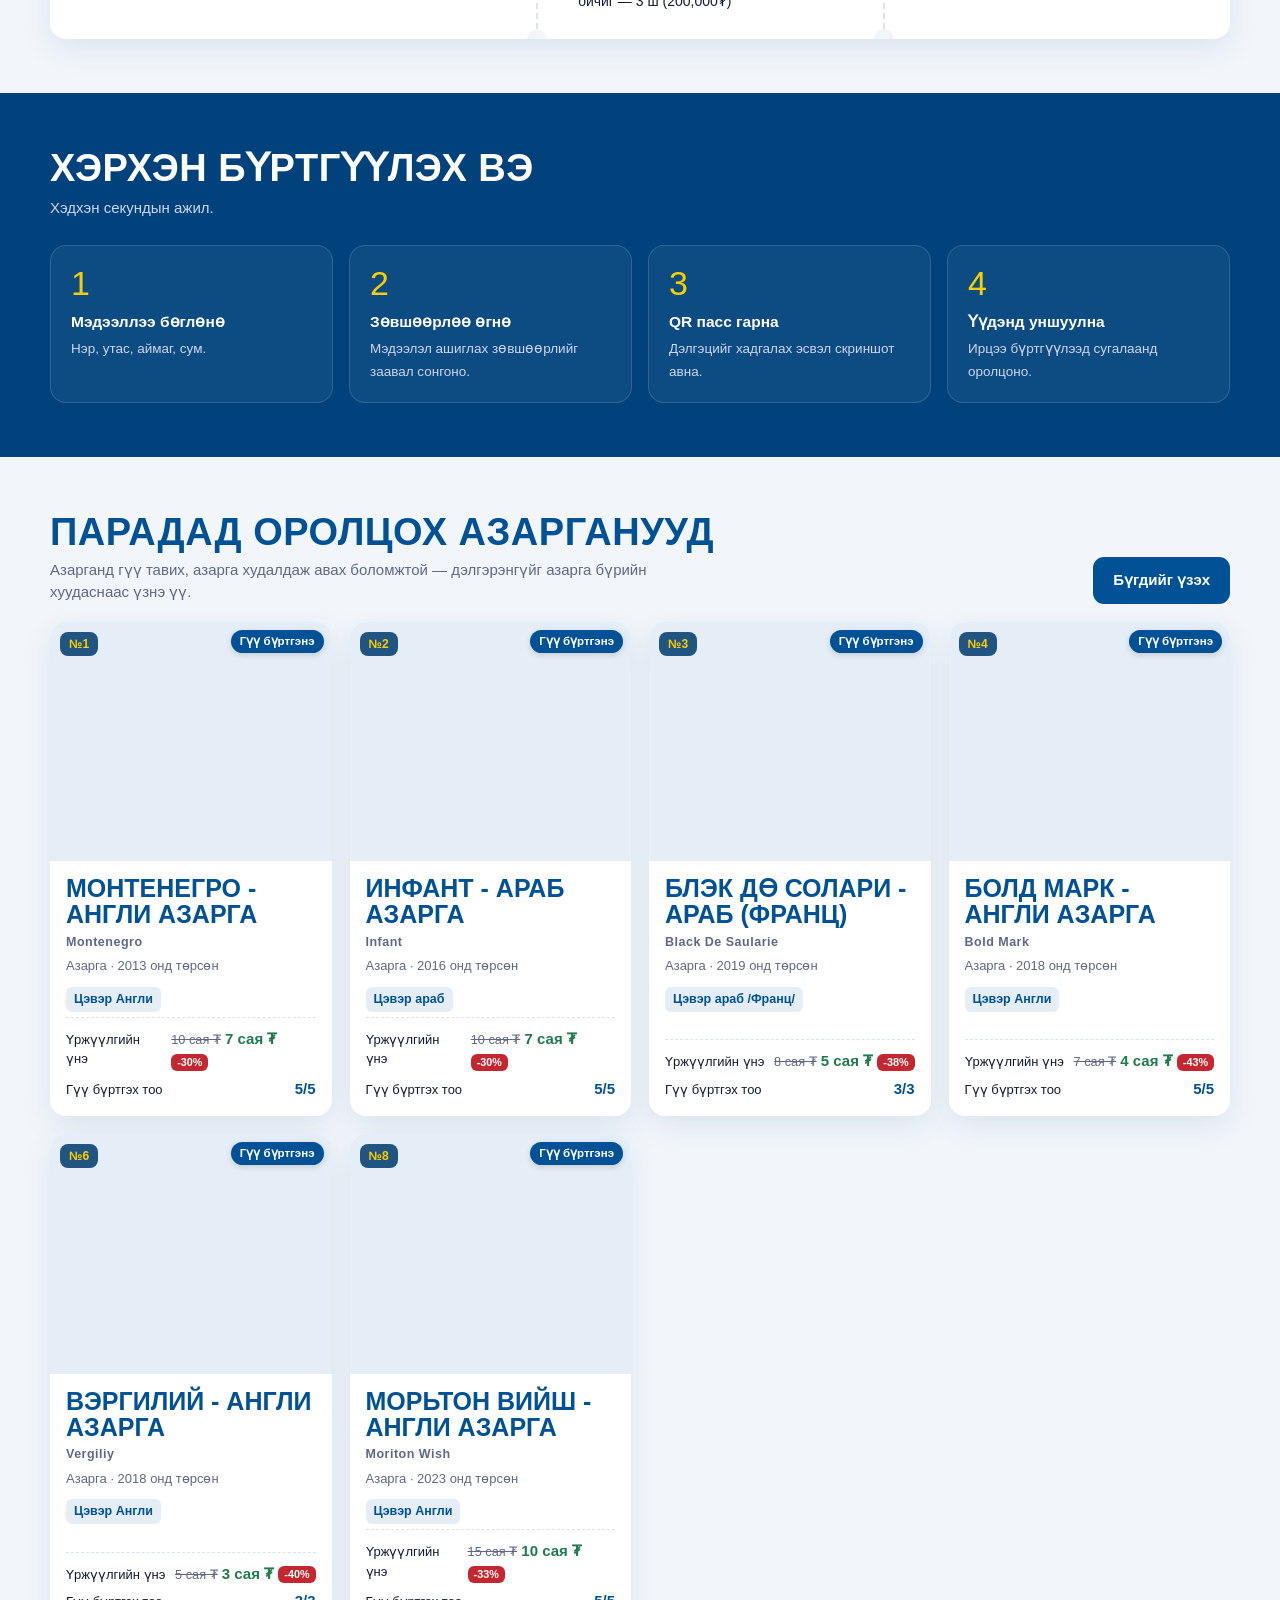
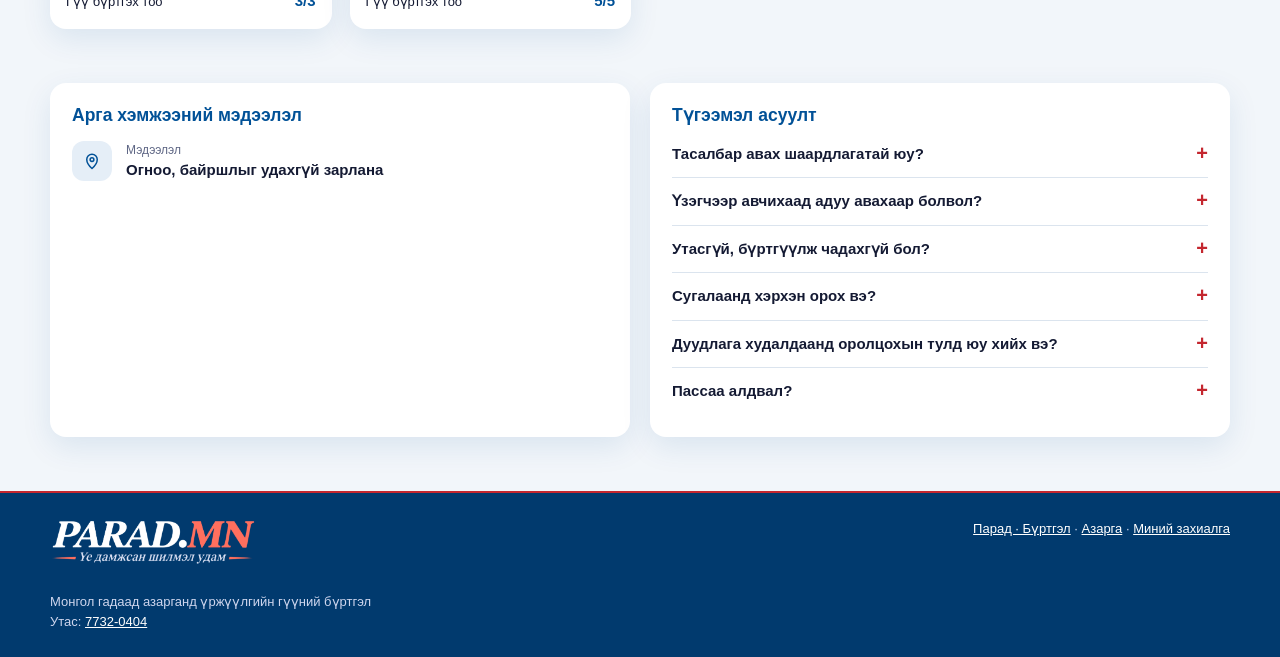
<file: register.html>
<!doctype html>
<html lang="mn">
<head>
<meta charset="utf-8">
<meta name="viewport" content="width=device-width, initial-scale=1, viewport-fit=cover">
<title>Парад — Тасалбар, бүртгэл | parad.mn</title>
<meta name="description" content="Үржүүлгийн парад — үнэгүй бүртгэл. Бүртгүүлж QR пассаа аваад үүдэнд уншуулж орно. Ирсэн оролцогчдын дунд эрхийн бичгийн сугалаа.">
<meta property="og:title" content="Парад — Бүртгэл | Parad.mn">
<meta property="og:description" content="Үржүүлгийн парад — үнэгүй бүртгэл, сугалаа.">
<meta property="og:image" content="img/hero.jpg">
<meta name="theme-color" content="#ffffff">
<link rel="preconnect" href="https://fonts.googleapis.com">
<link rel="preconnect" href="https://fonts.gstatic.com" crossorigin>
<link href="https://fonts.googleapis.com/css2?family=Montserrat:wght@400;500;600;700;800&family=Oswald:wght@500;600;700&display=swap" rel="stylesheet" media="print" onload="this.media=\'all\'"><noscript><link href="https://fonts.googleapis.com/css2?family=Montserrat:wght@400;500;600;700;800&family=Oswald:wght@500;600;700&display=swap" rel="stylesheet"></noscript>
<link rel="stylesheet" href="css/style.css?v=2611271330">
<link rel="stylesheet" href="css/pm.css?v=2611271330">
<link rel="modulepreload" href="js/app.js?v=2611271330">
<link rel="modulepreload" href="js/config.js?v=2611271330">
<link rel="modulepreload" href="js/vendor/qrcode.mjs?v=2611271330">
<link rel="modulepreload" href="js/pm-ui.js?v=2611271330">
<link rel="preconnect" href="https://mfghbmsqdksbxpnbvmbs.supabase.co" crossorigin>
<link rel="icon" href="favicon.png" type="image/png">
<link rel="apple-touch-icon" href="apple-touch-icon.png">
</head>
<body>
<header class="site-header" id="site-header"></header>
<main>
  <section class="hero" id="top">
    <div class="container">
      <div>
        <div class="eyebrow" id="eyebrow">Parad.mn</div>
        <h1><span>Үржүүлгийн</span>Парад</h1>
        <p class="lead" id="lead">Тасалбар 2 төрөл: <b>Үзэгч</b> ба <b>Адуу худалдан авагч</b>. Урьдчилан бүртгүүлж QR пассаа аваад үүдэнд уншуулж орно. Ирсэн бүртгэлтэй оролцогчдын дунд эрхийн бичгийн сугалаа явуулна.</p>
        <div class="facts" id="facts"></div>
        <div class="countdown" id="countdown"></div>
      </div>

      <aside class="buy-card" id="register">
        <div class="top"><b>Тасалбар авах</b><span>Нэг хүнд</span></div>
        <div class="body">
          <div id="reg-form-wrap">
            <form class="form" id="reg-form" novalidate>
              <div><label for="f-name">Овог нэр <span class="req">*</span></label><input class="input" id="f-name" name="name" autocomplete="name" maxlength="80" required></div>
              <div><label for="f-phone">Утасны дугаар <span class="req">*</span></label><input class="input" id="f-phone" name="phone" type="tel" inputmode="tel" autocomplete="tel" placeholder="99112233" maxlength="16" required></div>
              <div class="row2">
                <div><label for="f-aimag">Аймаг / хот <span class="req">*</span></label><select class="input" id="f-aimag" name="aimag" required><option value="">Сонгох…</option></select></div>
                <div><label for="f-sum">Сум / дүүрэг <span class="req">*</span></label><input class="input" id="f-sum" name="sum" maxlength="60" placeholder="Сумын нэр" required></div>
              </div>
              <div class="row2">
                <div><label for="f-title">Цол <span class="muted" style="font-weight:500">(заавал биш)</span></label><select class="input" id="f-title" name="title"><option value="">Сонгох…</option></select></div>
                <div><label for="f-email">Имэйл <span class="muted" style="font-weight:500">(заавал биш)</span></label><input class="input" id="f-email" name="email" type="email" inputmode="email" autocomplete="email" placeholder="ner@gmail.com" maxlength="120"></div>
              </div>
              <div>
                <label>Тасалбарын төрөл <span class="req">*</span></label>
                <div class="kind-pick" id="kind-pick">
                  <label class="kind-opt"><input type="radio" name="kind" value="viewer" checked><span><b>Үзэгч</b><small data-price="viewer">—</small><em>Парад үзэх, хоол ундаа, сугалаа</em></span></label>
                  <label class="kind-opt"><input type="radio" name="kind" value="buyer"><span><b>Адуу худалдан авагч</b><small data-price="buyer">—</small><em>+ дуудлага худалдаанд дугаартай пайз өргөж оролцоно</em></span></label>
                </div>
              </div>
              <div class="alert info small" id="viewer-warn" style="margin:0;text-align:left"><b>Анхаар:</b> Үзэгчийн тасалбараар дуудлага худалдаанд оролцох боломжгүй. Дараа нь адуу авах бол пасс хуудаснаасаа зөрүүг төлж «Адуу худалдан авагч» болгоно.</div>
              <div id="buyer-box" hidden>
                <label>Ямар адуу авах сонирхолтой вэ? <span class="req">*</span> <span class="muted" style="font-weight:500">(нэг ба түүнээс дээш)</span></label>
                <div class="interest-pick" id="interests"></div>
                <div class="notice-box">
                  <b>Худалдан авагчийн санамж</b>
                  <ul id="notice-list"></ul>
                </div>
                <label class="check"><input type="checkbox" name="notice_ack" id="c-notice"> <span>Санамжтай танилцсан, зөвшөөрч байна. <span class="req">*</span></span></label>
              </div>
              <div class="hp" aria-hidden="true"><label>Website<input name="website" tabindex="-1" autocomplete="off"></label></div>
              <label class="check"><input type="checkbox" name="consent_data" id="c-data"> <span>Парадын бүртгэл, ирцийн тооцоо, сугалаа, холбоо барих зорилгоор миний нэр, утас, аймаг сумын мэдээллийг цуглуулж, ашиглахыг зөвшөөрч байна. <span class="req">*</span></span></label>
              <label class="check"><input type="checkbox" name="consent_marketing" id="c-mkt"> <span>Parad.mn-ээс азарга, дуудлага худалдаа, дараагийн парадын талаарх мэдээ, санал мэдээлэл хүлээн авахыг зөвшөөрч байна. <span class="muted">(заавал биш)</span></span></label>
              <div id="f-err"></div>
              <button class="btn btn-accent btn-lg btn-block" type="submit" id="f-submit">Бүртгүүлэх</button>
              <p class="small muted" style="margin:0;text-align:center" id="f-after">Бүртгүүлсний дараа QR пасс дэлгэц дээр гарна.</p>
            </form>
          </div>
          <div id="reg-msg" hidden></div>
        </div>
      </aside>
    </div>
  </section>

  <section class="section" id="included">
    <div class="container">
      <h2>Бүртгүүлсэнд юу байгаа вэ</h2>
      <p class="sub">Нэг бүртгэл — нэг хүн. Пасс дээрх дугаар тань сугалааны дугаар болно.</p>
      <div class="stubs">
        <div class="stub">
          <div class="ic" data-ic="ticket"></div>
          <h3>QR пасс</h3>
          <p>Утсандаа хадгалаад үүдэнд уншуулж орно. Утасгүй бол хаалган дээрх ажилтан таныг гараар бүртгэнэ.</p>
        </div>
        <div class="stub">
          <div class="ic" data-ic="gift"></div>
          <h3>Эрхийн бичгийн сугалаа</h3>
          <p>Парадад ирсэн бүртгэлтэй оролцогчдын дунд нийт 5 сугалаа:</p>
          <ul>
            <li>Бүтээгдэхүүн авах эрхийн бичиг — 2 ш (150,000₮)</li>
            <li>Сүхбаатар салбараар үйлчлүүлэх эрхийн бичиг — 3 ш (200,000₮)</li>
          </ul>
        </div>
        <div class="stub">
          <div class="ic" data-ic="gavel"></div>
          <h3>Дуудлага худалдаа</h3>
          <p>Азаргын парад дууссаны дараа дуудлага худалдаа болно. «Адуу худалдан авагч» тасалбар (<b data-dep>100,000₮</b>) авсан хүнд дугаартай пайз олгогдож, пайзаа өргөж оролцоно.</p>
        </div>
      </div>
    </div>
  </section>

  <section class="section dark">
    <div class="container">
      <h2>Хэрхэн бүртгүүлэх вэ</h2>
      <p class="sub">Хэдхэн секундын ажил.</p>
      <div class="steps">
        <div class="step"><b>Мэдээллээ бөглөнө</b><span>Нэр, утас, аймаг, сум.</span></div>
        <div class="step"><b>Зөвшөөрлөө өгнө</b><span>Мэдээлэл ашиглах зөвшөөрлийг заавал сонгоно.</span></div>
        <div class="step"><b>QR пасс гарна</b><span>Дэлгэцийг хадгалах эсвэл скриншот авна.</span></div>
        <div class="step"><b>Үүдэнд уншуулна</b><span>Ирцээ бүртгүүлээд сугалаанд оролцоно.</span></div>
      </div>
    </div>
  </section>

  <section class="section">
    <div class="container">
      <div class="sec-head"><div><h2>Парадад оролцох азарганууд</h2><p class="sub">Азарганд гүү тавих, азарга худалдаж авах боломжтой — дэлгэрэнгүйг азарга бүрийн хуудаснаас үзнэ үү.</p></div><a class="btn btn-navy" href="stallions.html">Бүгдийг үзэх</a></div>
      <div class="hgrid" id="parade-horses"></div>
    </div>
  </section>

  <section class="section" style="padding-top:0">
    <div class="container info-grid">
      <div class="panel">
        <h3 style="color:var(--navy);margin-bottom:16px">Арга хэмжээний мэдээлэл</h3>
        <div class="kv" id="info-kv"></div>
      </div>
      <div class="panel">
        <h3 style="color:var(--navy);margin-bottom:6px">Түгээмэл асуулт</h3>
        <details class="faq"><summary>Тасалбар авах шаардлагатай юу?</summary><p>Тийм. Орж буй хүн бүр (хоол, ундаатай) тасалбар авна. Үзэгч эсвэл Адуу худалдан авагч гэсэн 2 төрөл бий.</p></details>
        <details class="faq"><summary>Үзэгчээр авчихаад адуу авахаар болвол?</summary><p>Пасс хуудсаа нээгээд «Адуу худалдан авагч болох»-ыг дарж үнийн зөрүүг төлнө. Шинэ тасалбар авах шаардлагагүй. Хаалган дээрх ажилтан ч сольж өгнө.</p></details>
        <details class="faq"><summary>Утасгүй, бүртгүүлж чадахгүй бол?</summary><p>Хаалган дээрх ажилтан таныг гараар бүртгэнэ. Нэр, утас, аймаг сумаа хэлнэ үү.</p></details>
        <details class="faq"><summary>Сугалаанд хэрхэн орох вэ?</summary><p>Бүртгүүлж, парадад ирж үүдэнд QR-аа уншуулсан бол сугалаанд оролцоно. Нийт 5 эрхийн бичиг тархана.</p></details>
        <details class="faq"><summary>Дуудлага худалдаанд оролцохын тулд юу хийх вэ?</summary><p>«Адуу худалдан авагч» тасалбар (<b data-dep>100,000₮</b>) авч бүрэн төлнө. Төлмөгц пасс дээр тань пайзны дугаар гарна. Танхимд тэр дугаартай пайзаа өргөж оролцоно. Дэнчин байршуулахгүй.</p></details>
        <details class="faq"><summary>Пассаа алдвал?</summary><p>Ижил утсаараа дахин бүртгүүлбэл өмнөх пасс тань дахин гарна.</p></details>
      </div>
    </div>
  </section>
</main>
<footer class="site-footer" id="site-footer"></footer>

<script type="module">
import { api, apiCached, esc, money, fmtDay, fmtWeekday, fmtTime, startCountdown, renderChrome, ICONS, toast, store, siteBase, configured, ticketLink } from './js/app.js?v=2611271330';
import { hcard } from './js/pm-ui.js?v=2611271330';

const $ = id => document.getElementById(id);
let info = { event_at: '2027-10-10T02:00:00Z', event_public: false, location: '', phone: '7732-0404', sales_open: true, deposit_amount: 100000, viewer_price: 0 };
let site = { commission_pct: 10, pay_within_hours: 24, handover_hours: 48 };
const INTERESTS = ['Уралдах эр даага', 'Удам сайтай гүү', 'Азарга', 'Унага, даага', 'Уралдааны морь', 'Бусад'];
$('interests').innerHTML = INTERESTS.map(i => `<label class="chip-check"><input type="checkbox" name="interest" value="${i}"><span>${i}</span></label>`).join('');
const priceTxt = n => Number(n) > 0 ? money(n) : 'Үнэгүй';
function noticeItems() {
  return [
    `Тасалбарын төлбөр (${money(info.deposit_amount || 100000)}) буцаагдахгүй.`,
    'Дэнчин байршуулахгүй. Хожсон бол батламж авч, гэрээнд гарын үсэг зурна.',
    `Хожсон адууны үнийг ${site.pay_within_hours || 24} цагийн дотор зохион байгуулагчийн дансанд бүрэн төлнө. Адууг төлбөр баталгаажсаны дараа ${site.handover_hours || 48} цагийн дотор хүлээлгэн өгнө.`,
    'Хожоод татгалзвал тасалбар хүчингүй болж, дараагийн дуудлагад оролцох эрхгүй болно. Адууг дараагийн хамгийн өндөр санал өгсөн хүнд санал болгоно.',
  ];
}
function kindUi() {
  const k = $('reg-form').kind.value;
  $('buyer-box').hidden = k !== 'buyer';
  $('viewer-warn').hidden = k !== 'viewer';
  const price = k === 'buyer' ? info.deposit_amount : info.viewer_price;
  $('f-submit').textContent = Number(price) > 0 ? `Бүртгүүлэх · ${money(price)}` : 'Бүртгүүлэх';
  $('f-after').textContent = Number(price) > 0 ? 'Бүртгүүлсний дараа QR пасс гарч, тэндээс QPay-ээр төлнө.' : 'Бүртгүүлсний дараа QR пасс дэлгэц дээр гарна.';
}
document.querySelectorAll('input[name=kind]').forEach(r => r.onchange = kindUi);
if (new URLSearchParams(location.search).get('kind') === 'buyer') document.querySelector('input[name=kind][value=buyer]').checked = true;

const AIMAGS = ['Улаанбаатар', 'Архангай', 'Баян-Өлгий', 'Баянхонгор', 'Булган', 'Говь-Алтай', 'Говьсүмбэр', 'Дархан-Уул', 'Дорноговь', 'Дорнод', 'Дундговь', 'Завхан', 'Орхон', 'Өвөрхангай', 'Өмнөговь', 'Сүхбаатар', 'Сэлэнгэ', 'Төв', 'Увс', 'Ховд', 'Хөвсгөл', 'Хэнтий', 'Гадаад'];
const TITLES = ['Сонирхогч', 'Залуу уяач', 'СУА', 'ААУ', 'НАУ', 'МУАУ', 'МУМУ', 'МУТМУ'];
$('f-aimag').insertAdjacentHTML('beforeend', AIMAGS.map(a => `<option>${a}</option>`).join(''));
$('f-title').insertAdjacentHTML('beforeend', TITLES.map(a => `<option>${a}</option>`).join(''));
$('f-aimag').onchange = e => { $('f-sum').placeholder = e.target.value === 'Улаанбаатар' ? 'Жишээ: Сонгинохайрхан' : 'Сумын нэр'; };
document.querySelectorAll('[data-ic]').forEach(e => e.innerHTML = ICONS[e.dataset.ic] || '');

const last = store.get('buyer');
if (last) for (const k of ['name', 'phone', 'email', 'aimag', 'sum', 'title']) { const el = $('f-' + k); if (el && last[k]) el.value = last[k]; }

function regState() {
  if (!info.sales_open) return 'closed';
  if (info.sales_close && new Date(info.sales_close) < new Date()) return 'ended';
  return 'open';
}

function render() {
  renderChrome(info, 'parade');
  document.querySelectorAll('[data-dep]').forEach(e => e.textContent = money(info.deposit_amount || 100000));
  document.querySelector('[data-price=viewer]').textContent = priceTxt(info.viewer_price);
  document.querySelector('[data-price=buyer]').textContent = priceTxt(info.deposit_amount);
  $('notice-list').innerHTML = noticeItems().map(t => `<li>${esc(t)}</li>`).join('');
  kindUi();
  if (!info.event_public) {
    $('eyebrow').textContent = 'Удахгүй';
    $('facts').innerHTML = `<span>${ICONS.phone}<a href="tel:${esc(String(info.phone).replace(/\D/g, ''))}">${esc(info.phone)}</a></span>`;
    $('countdown').innerHTML = '';
    $('info-kv').innerHTML = `<div class="ic">${ICONS.pin}</div><div><small>Мэдээлэл</small><b>Огноо, байршлыг удахгүй зарлана</b></div>`;
  } else {
    $('eyebrow').textContent = `${fmtDay(info.event_at)} · ${fmtWeekday(info.event_at)}`;
    const mapUrl = 'https://www.google.com/maps/search/' + encodeURIComponent(info.location + ' Mongolia');
    $('facts').innerHTML = `<span>${ICONS.cal}${fmtDay(info.event_at)} · ${fmtTime(info.event_at)}</span>
      <span>${ICONS.pin}<a href="${mapUrl}" target="_blank" rel="noopener">${esc(info.location)}</a></span>
      <span>${ICONS.phone}<a href="tel:${esc(String(info.phone).replace(/\D/g, ''))}">${esc(info.phone)}</a></span>`;
    $('info-kv').innerHTML = `
      <div class="ic">${ICONS.cal}</div><div><small>Огноо, цаг</small><b>${fmtDay(info.event_at)}, ${fmtWeekday(info.event_at)} · ${fmtTime(info.event_at)}</b></div>
      <div class="ic">${ICONS.pin}</div><div><small>Байршил</small><b><a href="${mapUrl}" target="_blank" rel="noopener">${esc(info.location)}</a></b></div>
      <div class="ic">${ICONS.phone}</div><div><small>Лавлах утас</small><b><a href="tel:${esc(String(info.phone).replace(/\D/g, ''))}">${esc(info.phone)}</a></b></div>
      <div class="ic">${ICONS.ticket.replace('<svg', '<svg class="ico"')}</div><div><small>Тасалбар</small><b>Үзэгч: ${priceTxt(info.viewer_price)} · Адуу худалдан авагч: ${priceTxt(info.deposit_amount)}</b></div>`;
  }
  const st = regState();
  $('reg-form-wrap').hidden = st !== 'open';
  $('reg-msg').hidden = st === 'open';
  $('reg-msg').innerHTML = st === 'open' ? '' : `<div class="soldout">${st === 'ended' ? 'Онлайн бүртгэл дууссан' : 'Онлайн бүртгэл түр хаагдсан'}</div><p class="small muted" style="margin:10px 0 0;text-align:center">Хаалган дээр ажилтан бүртгэнэ · ${esc(info.phone)}</p>`;
}

$('reg-form').addEventListener('submit', async e => {
  e.preventDefault();
  const f = e.target, err = $('f-err'), btn = $('f-submit');
  err.innerHTML = '';
  const name = f.name.value.trim(), phone = f.phone.value.trim(), email = f.email.value.trim();
  const aimag = f.aimag.value, sum = f.sum.value.trim(), title = f.title.value;
  const okPhone = v => /^\+?\d{8,15}$/.test(v.replace(/[\s-]/g, ''));
  const bad = name.length < 2 ? 'Овог нэрээ оруулна уу.'
    : !okPhone(phone) ? 'Утасны дугаараа зөв оруулна уу (8 оронтой).'
    : !aimag ? 'Аймаг / хотоо сонгоно уу.'
    : sum.length < 2 ? 'Сум / дүүргээ бичнэ үү.'
    : email && !/^[^\s@]+@[^\s@]+\.[^\s@]{2,}$/.test(email) ? 'Имэйл хаягаа зөв оруулна уу.'
    : !f.consent_data.checked ? 'Мэдээлэл цуглуулах зөвшөөрлийг сонгоно уу.' : '';
  const kind = f.kind.value;
  const interests = [...f.querySelectorAll('input[name=interest]:checked')].map(x => x.value);
  const bad2 = bad || (kind === 'buyer' && !interests.length ? 'Ямар адуу авах сонирхолтойгоо сонгоно уу.'
    : kind === 'buyer' && !f.notice_ack.checked ? 'Худалдан авагчийн санамжтай танилцсанаа тэмдэглэнэ үү.' : '');
  if (bad2) { err.innerHTML = `<div class="alert error">${bad2}</div>`; return; }
  const label = btn.textContent;
  btn.disabled = true; btn.innerHTML = '<span class="spinner"></span> Түр хүлээнэ үү…';
  try {
    const r = await api('register', { name, phone, email, aimag, sum, title, consent_data: true, consent_marketing: f.consent_marketing.checked, website: f.website.value, site: siteBase(),
      kind, interests, notice_ack: kind === 'buyer' && f.notice_ack.checked });
    store.set('buyer', { name, phone, email, aimag, sum, title });
    store.set('pass', r.token);
    location.href = ticketLink(r.token) + (r.existing ? '&existing=1' : '&new=1');
  } catch (ex) {
    err.innerHTML = `<div class="alert error">${esc(ex.message)}</div>`;
    btn.disabled = false; btn.textContent = label;
    loadInfo();
  }
});

let stopCd;
async function loadInfo() {
  try {
    const i = await api('info');
    const changed = !stopCd || i.event_at !== info.event_at;
    info = { ...info, ...i };
    try { localStorage.setItem('parad_info', JSON.stringify(i)); } catch { /* хувийн цонх */ }
    render();
    if (changed && info.event_public) { stopCd && stopCd(); stopCd = startCountdown($('countdown'), info.event_at, info.now); }
  } catch (ex) {
    if (!stopCd) render();
    if (configured) toast(ex.message);
  }
}
try { const c = JSON.parse(localStorage.getItem('parad_info') || 'null'); if (c) info = { ...info, ...c }; } catch { /* хоосон */ }
render();
loadInfo();
apiCached('horses', {}, r => {
  if (r.site) { site = { ...site, ...r.site }; render(); }
  const list = r.horses.filter(h => h.stud_enabled || h.sale_mode !== 'none').slice(0, 6);
  $('parade-horses').innerHTML = list.length ? list.map(hcard).join('') : '<div class="empty-box" style="grid-column:1/-1">Азарганы мэдээлэл удахгүй нэмэгдэнэ.</div>';
}).catch(() => {});
setInterval(loadInfo, 60_000);
</script>
</body>
</html>
</file>
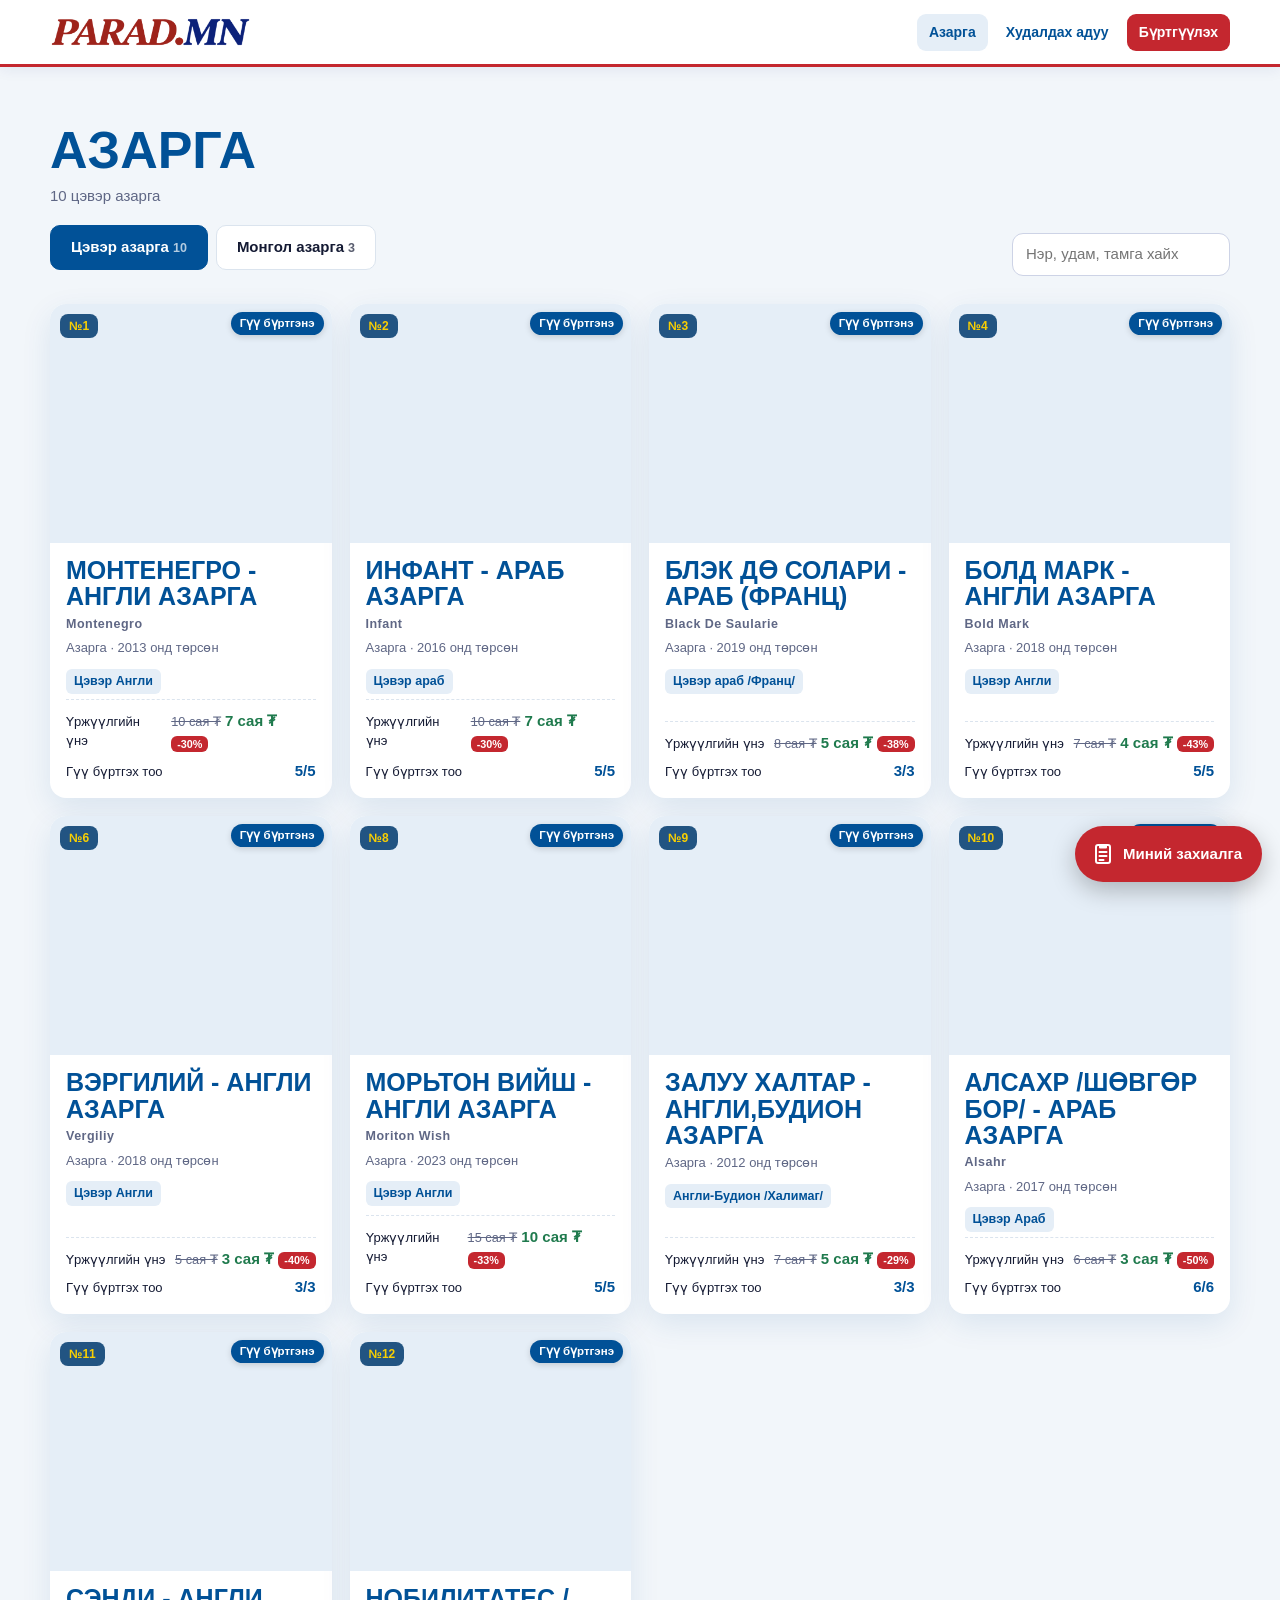
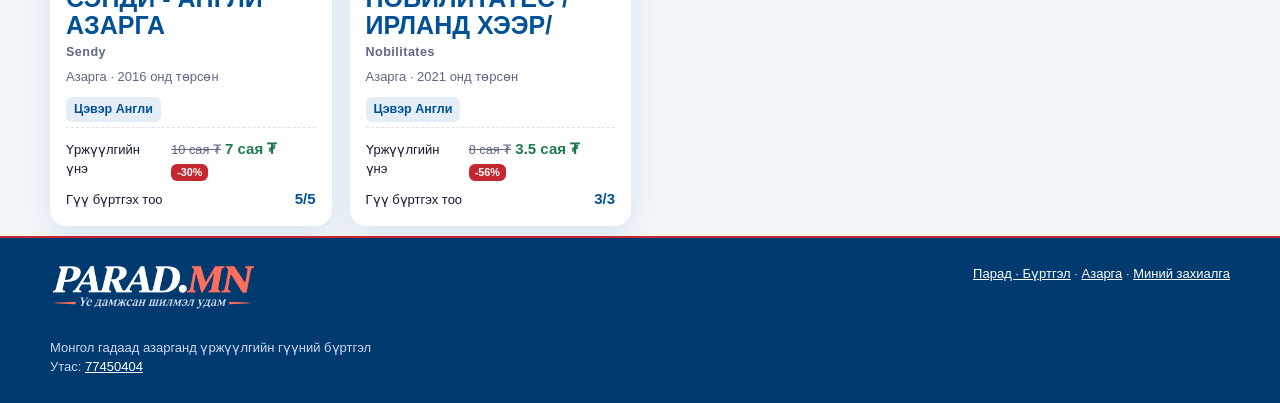
<file: stallions.html>
<!doctype html>
<html lang="mn">
<head>
<meta charset="utf-8">
<meta name="viewport" content="width=device-width, initial-scale=1, viewport-fit=cover">
<title>Азарга | parad.mn</title>
<meta name="description" content="Үржүүлгийн азарга, адууны каталог: азарганд гүү тавих, худалдаа, дуудлага.">
<meta name="theme-color" content="#ffffff">
<link rel="preconnect" href="https://fonts.googleapis.com">
<link rel="preconnect" href="https://fonts.gstatic.com" crossorigin>
<link href="https://fonts.googleapis.com/css2?family=Montserrat:wght@400;500;600;700;800&family=Oswald:wght@500;600;700&display=swap" rel="stylesheet" media="print" onload="this.media=\'all\'"><noscript><link href="https://fonts.googleapis.com/css2?family=Montserrat:wght@400;500;600;700;800&family=Oswald:wght@500;600;700&display=swap" rel="stylesheet"></noscript>
<link rel="stylesheet" href="css/style.css?v=2611271330">
<link rel="stylesheet" href="css/pm.css?v=2611271330">
<link rel="modulepreload" href="js/app.js?v=2611271330">
<link rel="modulepreload" href="js/config.js?v=2611271330">
<link rel="modulepreload" href="js/vendor/qrcode.mjs?v=2611271330">
<link rel="modulepreload" href="js/pm-ui.js?v=2611271330">
<link rel="preconnect" href="https://mfghbmsqdksbxpnbvmbs.supabase.co" crossorigin>
<link rel="icon" href="favicon.png" type="image/png">
<link rel="apple-touch-icon" href="apple-touch-icon.png">
</head>
<body>
<header class="site-header" id="site-header"></header>
<main>
  <section class="section" style="padding-bottom:10px">
    <div class="container">
      <div class="sec-head"><div><h1 style="font-family:var(--display);font-size:clamp(34px,5vw,52px);text-transform:uppercase;color:var(--navy);margin:0" id="ttl">Азарга</h1>
        <p class="sub" id="sub">Ачаалж байна…</p></div></div>
      <div class="filters-bar" id="filters"></div>
      <div class="hgrid" id="grid"></div>
    </div>
  </section>
</main>
<footer class="site-footer" id="site-footer"></footer>
<script type="module">
import { api, apiCached, esc, renderChrome, param, auctionState, KIND, breedGroup } from './js/app.js?v=2611271330';
import { hcard } from './js/pm-ui.js?v=2611271330';
const $ = id => document.getElementById(id);
// Цэснээс: «Азарга» → зөвхөн азаргууд, «Худалдах адуу» (?f=sale) → зөвхөн худалдаанд байгаа адуу (тогтмол үнэ + дуудлага)
const mode = ['sale', 'auction'].includes(param('f')) ? 'sale' : 'stud';
let all = [], kind = 'all', grp = mode === 'stud' ? (param('g') === 'mn' ? 'Монгол азарга' : 'Цэвэр азарга') : 'all', text = '';
if (mode === 'sale') { $('ttl').textContent = 'Худалдах адуу'; document.title = "Худалдах адуу | parad.mn"; }

const match = h => {
  if (mode === 'stud' && !(h.kind === 'stallion' && (h.stud_enabled || h.sale_mode === 'none'))) return false;
  if (mode === 'sale' && h.sale_mode === 'none') return false;
  if (kind !== 'all' && h.kind !== kind) return false;
  if (grp !== 'all' && (breedGroup(h.breed) || 'Цэвэр азарга') !== grp) return false;
  if (text) { const t = text.toLowerCase(); if (!`${h.name} ${h.name_en || ''} ${h.sire || ''} ${h.dam || ''} ${h.tamga || ''}`.toLowerCase().includes(t)) return false; }
  return true;
};
function paint() {
  const base = all.filter(h => mode === 'sale' ? h.sale_mode !== 'none' : h.kind === 'stallion');
  const kinds = mode === 'sale' ? [...new Set(base.map(h => h.kind))] : [];
  const grps = [...new Set(base.map(h => breedGroup(h.breed)).filter(Boolean))];
  $('filters').innerHTML =
    (kinds.length > 1 ? `<select class="input" id="kind" style="min-width:140px"><option value="all">Бүх төрөл</option>${kinds.map(k => `<option value="${k}"${kind === k ? ' selected' : ''}>${KIND[k] || k}</option>`).join('')}</select>` : '') +
    (mode === 'stud'
      ? `<div class="tabs2">${['Цэвэр азарга', 'Монгол азарга'].map(g => `<button class="chip${grp === g ? ' active' : ''}" data-g="${g}">${g}<small>${base.filter(h => (breedGroup(h.breed) || 'Цэвэр азарга') === g && (h.stud_enabled || h.sale_mode === 'none')).length}</small></button>`).join('')}</div>`
      : grps.length > 1 ? `<select class="input" id="grp" style="min-width:150px"><option value="all">Бүх ангилал</option>${grps.map(g => `<option${grp === g ? ' selected' : ''}>${g}</option>`).join('')}</select>` : '') +
    `<input class="input" id="q" placeholder="Нэр, удам, тамга хайх" value="${esc(text)}">`;
  if ($('kind')) $('kind').onchange = e => { kind = e.target.value; render(); };
  if ($('grp')) $('grp').onchange = e => { grp = e.target.value; render(); };
  $('filters').querySelectorAll('[data-g]').forEach(b => b.onclick = () => {
    grp = b.dataset.g; history.replaceState(null, '', grp === 'Монгол азарга' ? '?g=mn' : location.pathname); paint();
  });
  $('q').oninput = e => { text = e.target.value; render(); };
  render();
}
function render() {
  const list = all.filter(match);
  const empty = mode === 'sale' && !text && kind === 'all' && grp === 'all' ? 'Одоогоор худалдаанд адуу алга.' : 'Тохирох адуу олдсонгүй.';
  $('grid').innerHTML = list.length ? list.map(hcard).join('') : `<div class="empty-box" style="grid-column:1/-1">${empty}</div>`;
  $('sub').textContent = `${list.length} ${mode === 'sale' ? 'адуу худалдаанд' : grp === 'Монгол азарга' ? 'монгол азарга' : 'цэвэр азарга'}`;
}
try {
  let painted = false;
  await apiCached('horses', {}, ({ horses, site, event }) => {
    renderChrome({ ...event, contact_phone: site.phone }, 'horses');
    all = horses;
    if (!painted) { painted = true; paint(); } else render();
  });
} catch (e) { renderChrome({}, 'horses'); $('sub').textContent = ''; $('grid').innerHTML = `<div class="empty-box" style="grid-column:1/-1">${esc(e.message)}</div>`; }
</script>
</body>
</html>
</file>
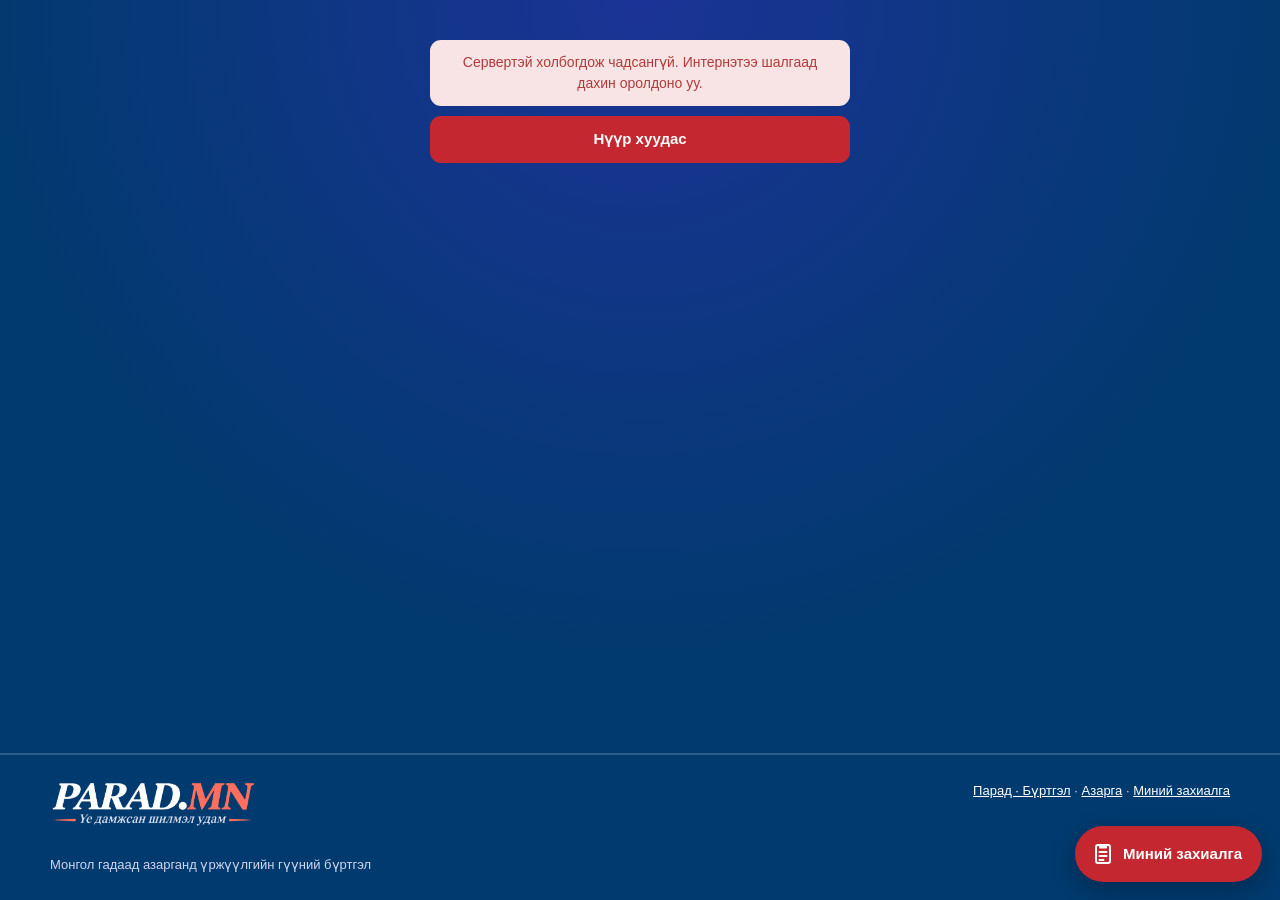
<file: ticket.html>
<!doctype html>
<html lang="mn">
<head>
<meta charset="utf-8">
<meta name="viewport" content="width=device-width, initial-scale=1, viewport-fit=cover">
<title>Бүртгэлийн пасс — Парад | parad.mn</title>
<meta name="robots" content="noindex">
<meta name="theme-color" content="#050f3d">
<link rel="preconnect" href="https://fonts.googleapis.com">
<link rel="preconnect" href="https://fonts.gstatic.com" crossorigin>
<link href="https://fonts.googleapis.com/css2?family=Montserrat:wght@400;500;600;700;800&family=Oswald:wght@500;600;700&display=swap" rel="stylesheet" media="print" onload="this.media=\'all\'"><noscript><link href="https://fonts.googleapis.com/css2?family=Montserrat:wght@400;500;600;700;800&family=Oswald:wght@500;600;700&display=swap" rel="stylesheet"></noscript>
<link rel="stylesheet" href="css/style.css?v=2611271330">
<link rel="stylesheet" href="css/pm.css?v=2611271330">
<link rel="icon" href="favicon.png" type="image/png">
<link rel="apple-touch-icon" href="apple-touch-icon.png">
</head>
<body class="ticket-page">
<main id="root"><div class="et-actions" style="margin-top:60px"><div class="status-line" style="color:#cfd6ee"><span class="spinner"></span> Ачаалж байна…</div></div></main>
<footer class="site-footer" id="site-footer"></footer>

<script type="module">
import { api, esc, money, fmtDay, fmtTime, fmtWeekday, qrSvg, ticketLink, param, startCountdown, renderChrome, toast } from './js/app.js?v=2611271330';

const root = document.getElementById('root');
const token = (param('t') || '').toLowerCase();

function stub(label, at) {
  return `<div class="et-stub ${at ? 'used' : ''}"><b>${label}</b><small>${at ? '✓ ' + fmtTime(at) : 'Хүчинтэй'}</small></div>`;
}

let depTimer;
const INTERESTS = ['Уралдах эр даага', 'Удам сайтай гүү', 'Азарга', 'Унага, даага', 'Уралдааны морь', 'Бусад'];
const NOTICE = dep => [
  `Тасалбарын төлбөр (${money(dep.buyer_price)}) буцаагдахгүй. Дэнчин байршуулахгүй.`,
  'Хожсон адууны үнийг 24 цагийн дотор зохион байгуулагчийн дансанд бүрэн төлнө; адууг төлбөр баталгаажсаны дараа 48 цагт хүлээлгэн өгнө.',
  'Хожоод татгалзвал тасалбар хүчингүй болж, дуудлагад оролцох эрх хаагдана. Адууг дараагийн хамгийн өндөр санал өгсөн хүнд санал болгоно.',
];

function payBlock(dep, ev, label) {
  const amt = money(dep.amount || dep.due);
  if (dep.status === 'pending' && dep.qpay && (dep.qpay.qr_text || dep.qpay.qr_image)) {
    const q = dep.qpay, banks = (q.urls || []).filter(u => u.link);
    const qr = q.qr_image ? `<img src="data:image/png;base64,${q.qr_image}" alt="QPay QR" style="width:220px;background:#fff;padding:8px;border-radius:12px">` : `<div style="width:220px;margin:0 auto;background:#fff;padding:8px;border-radius:12px">${qrSvg(q.qr_text, { margin: 1 })}</div>`;
    return `<div class="alert info" style="text-align:left"><b>${label} ${amt}</b> — банкны аппаараа QR уншуулж төлнө үү. Төлөгдмөгц энэ хуудас шинэчлэгдэнэ.</div>
      <div style="display:flex;justify-content:center">${qr}</div>
      ${banks.length ? `<div class="banks" style="margin-top:10px">${banks.slice(0, 8).map(b => `<a href="${esc(b.link)}" rel="noopener"><span>${esc(b.description || b.name)}</span></a>`).join('')}</div>` : ''}
      <button class="btn btn-ghost" id="dep-check" type="button">Төлбөр шалгах</button>`;
  }
  if (!dep.open) {
    return `<div class="alert info" style="text-align:left"><b>${label}: ${amt}</b><br>Онлайн төлбөр удахгүй нээгдэнэ. Одоо ажилтанд бэлнээр/дансаар төлж баталгаажуулж болно: ${esc(ev.phone)}${dep.bank_info ? `<br>${esc(dep.bank_info)}` : ''}</div>`;
  }
  return `<button class="btn btn-accent btn-lg" id="dep-pay" type="button">${amt} төлөх (QPay)</button>
    <div class="tip">QPay ажиллахгүй бол ажилтанд бэлнээр/данс руу төлөөд баталгаажуулна: ${esc(ev.phone)}${dep.bank_info ? `<br>${esc(dep.bank_info)}` : ''}</div>`;
}

function upgradeForm(dep) {
  return `<div class="panel" style="text-align:left;margin-top:10px;color:var(--ink)" id="up-form">
    <b style="color:var(--navy)">Адуу худалдан авагч болох</b>
    <p class="small muted" style="margin:4px 0 8px">Зөрүү: <b>${money(Math.max(dep.buyer_price - dep.fee_paid, 0))}</b>. Төлмөгц пайзны дугаар олгогдоно.</p>
    <label class="small" style="font-weight:700">Ямар адуу авах сонирхолтой вэ? *</label>
    <div class="interest-pick">${INTERESTS.map(i => `<label class="chip-check"><input type="checkbox" name="interest" value="${i}"${(dep.interests || []).includes(i) ? ' checked' : ''}><span>${i}</span></label>`).join('')}</div>
    <div class="notice-box"><b>Худалдан авагчийн санамж</b><ul>${NOTICE(dep).map(t => `<li>${esc(t)}</li>`).join('')}</ul></div>
    <label class="check"><input type="checkbox" id="up-ack"> <span>Санамжтай танилцсан, зөвшөөрч байна. *</span></label>
    <div id="up-err" style="margin-top:8px"></div>
    <button class="btn btn-accent btn-block" id="up-go" type="button" style="margin-top:8px">Худалдан авагч болгох</button>
  </div>`;
}

function renderDeposit(dep, ev) {
  clearTimeout(depTimer);
  const box = document.getElementById('dep-box');
  let html = '';
  if (dep.blacklisted) {
    html = `<div class="alert error" style="text-align:left"><b>Дуудлага худалдаанд оролцох эрх хаагдсан.</b><br>Зохион байгуулагчтай холбогдоно уу: ${esc(ev.phone)}</div>`;
  } else if (dep.kind === 'buyer') {
    html = dep.status === 'paid'
      ? `<div class="alert ok" style="text-align:left"><b>Адуу худалдан авагч · дуудлагад оролцох эрх идэвхтэй.</b><br>Танхимд энэ дугаартай пайзаа өргөж оролцоно:</div>
         <div class="paddle-no" style="text-align:center;color:#fff">№ ${esc(dep.paddle_no ?? '—')}</div>
         <a class="btn btn-accent" href="stallions.html">Дуудлагын адуунууд →</a>`
      : payBlock(dep, ev, 'Адуу худалдан авагчийн тасалбар');
  } else {
    html = dep.status === 'paid'
      ? `<div class="alert info" style="text-align:left"><b>Үзэгчийн тасалбар${dep.required ? ' · төлөгдсөн' : ''}.</b><br>Үзэгчийн тасалбараар дуудлага худалдаанд оролцох боломжгүй. Адуу авах бол зөрүүг төлж «Адуу худалдан авагч» болгоно.</div>`
      : payBlock(dep, ev, 'Үзэгчийн тасалбар');
    html += `<button class="btn btn-ghost" id="up-open" type="button">Адуу худалдан авагч болох →</button>`;
  }
  box.innerHTML = html;
  const chk = document.getElementById('dep-check');
  if (chk) {
    chk.onclick = async () => { const r = await api('deposit_status', { t: token }); if (r.deposit.status === 'paid') load(); else toast('Төлбөр хараахан орж ирээгүй байна.'); };
    depTimer = setTimeout(async () => { try { const r = await api('deposit_status', { t: token }); if (r.deposit.status === 'paid') load(); else renderDeposit(r.deposit, ev); } catch { renderDeposit(dep, ev); } }, 5000);
  }
  const pay = document.getElementById('dep-pay');
  if (pay) pay.onclick = async e => {
    e.target.disabled = true;
    try { const r = await api('deposit_start', { t: token }); renderDeposit(r.deposit, ev); if (!r.deposit.qpay && r.deposit.status !== 'paid') toast('QPay түр ажиллахгүй байна. Ажилтанд төлж баталгаажуулна уу.'); }
    catch (ex) { toast(ex.message); e.target.disabled = false; }
  };
  const open = document.getElementById('up-open');
  if (open) open.onclick = () => {
    open.insertAdjacentHTML('afterend', upgradeForm(dep)); open.remove();
    document.getElementById('up-go').onclick = async e => {
      const f = document.getElementById('up-form'), err = document.getElementById('up-err');
      const interests = [...f.querySelectorAll('input[name=interest]:checked')].map(x => x.value);
      if (!interests.length) { err.innerHTML = '<div class="alert error">Сонирхлоо сонгоно уу.</div>'; return; }
      if (!document.getElementById('up-ack').checked) { err.innerHTML = '<div class="alert error">Санамжтай танилцсанаа тэмдэглэнэ үү.</div>'; return; }
      e.target.disabled = true;
      try { const r = await api('upgrade', { t: token, interests, notice_ack: true }); toast('Худалдан авагч болголоо. Зөрүүг төлнө үү.'); renderDeposit(r.deposit, ev); load(); }
      catch (ex) { err.innerHTML = `<div class="alert error">${esc(ex.message)}</div>`; e.target.disabled = false; }
    };
  };
}

async function load() {
  try {
    const { ticket: t, event: ev, deposit: dep } = await api('ticket', { t: token });
    renderChrome(ev);
    document.title = `№${t.number} — ${ev.event_name}`;
    const valid = t.status === 'valid';
    const state = !valid ? '<span class="et-state void">Хүчингүй пасс</span>'
      : t.entry_at ? `<span class="et-state used">Орсон · ${fmtTime(t.entry_at)}</span>`
      : '<span class="et-state valid">Хүчинтэй · Үүдэнд уншуулна</span>';
    root.innerHTML = `
      <article class="eticket">
        <div class="et-top">
          <div class="et-brand"><img src="img/parad-wordmark-onnavy.png" alt="Parad.mn"></div>
          <div class="et-title"><span>${dep.kind === 'buyer' ? 'Адуу худалдан авагч' : 'Үзэгчийн тасалбар'}</span><b>Парад</b></div>
          <div class="et-row">
            <div class="et-no"><small>СУГАЛААНЫ ДУГААР</small><b>№${t.number}</b></div>
            <div class="et-date">${fmtDay(ev.event_at)} · ${fmtTime(ev.event_at)}<small>${fmtWeekday(ev.event_at)} · ${esc(ev.location)}</small></div>
          </div>
        </div>
        <div class="et-mid"><div class="et-perf"></div>
          <div class="et-qr">${qrSvg(ticketLink(t.token), { margin: 1 })}${valid ? '' : '<div class="et-void"><span>ХҮЧИНГҮЙ</span></div>'}</div>
          <div class="et-holder">${esc(t.holder_name)}</div>
          <div class="et-code">Бүртгэл ${esc(t.order_code)}</div>
          ${state}
        </div>
        <div class="et-stubs">
          <div class="et-stub"><b>Сугалаа</b><small>№${t.number}</small></div>
          <div class="et-stub ${dep.kind === 'buyer' && dep.status === 'paid' ? 'used' : ''}"><b>${dep.kind === 'buyer' ? 'Пайз' : 'Төрөл'}</b><small>${dep.kind === 'buyer' ? (dep.status === 'paid' ? '№ ' + esc(dep.paddle_no ?? '—') : 'Төлөөгүй') : 'Үзэгч'}</small></div>
        </div>
      </article>
      <div class="et-actions" id="dep-box" style="margin-top:14px"></div>
      <div class="et-actions">
        <div class="et-cd countdown" id="cd"></div>
        <div class="tip">${new URLSearchParams(location.search).get('new') ? '<b>Бүртгэл амжилттай!</b> ' : ''}Дэлгэцийн гэрэлтүүлгээ нэмж, QR кодыг үүдэнд уншуулна уу. Энэ хуудсыг хадгалах эсвэл скриншот авч болно.</div>
        <button class="btn btn-accent" id="print">Хэвлэх / PDF</button>
        <a class="btn btn-ghost" href="register.html">Парад нүүр</a>
      </div>`;
    document.getElementById('print').onclick = () => print();
    if (valid) renderDeposit(dep, ev);
    startCountdown(document.getElementById('cd'), ev.event_at, ev.now, { compact: true });
  } catch (e) {
    renderChrome();
    root.innerHTML = `<div class="et-actions" style="margin-top:40px"><div class="alert error">${esc(e.message)}</div><a class="btn btn-accent" href="register.html">Нүүр хуудас</a></div>`;
  }
}
load();
</script>
</body>
</html>
</file>
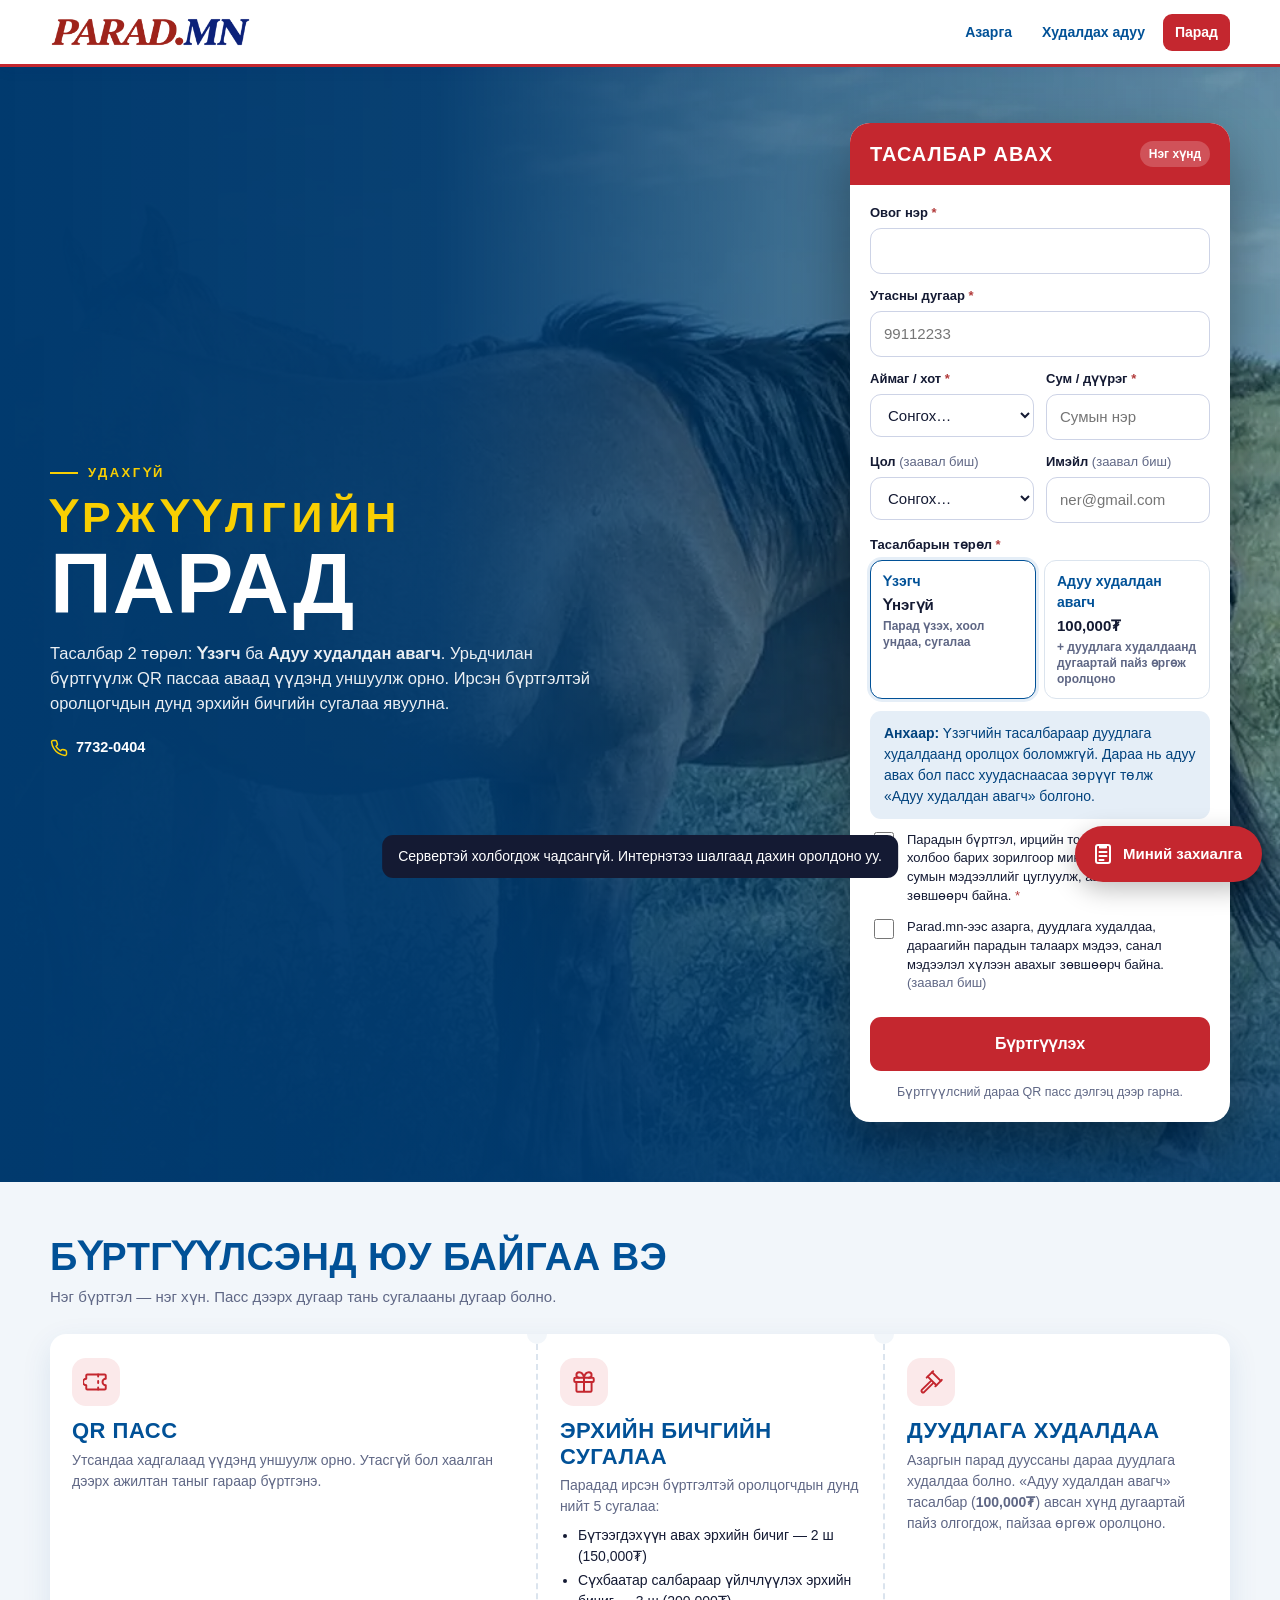
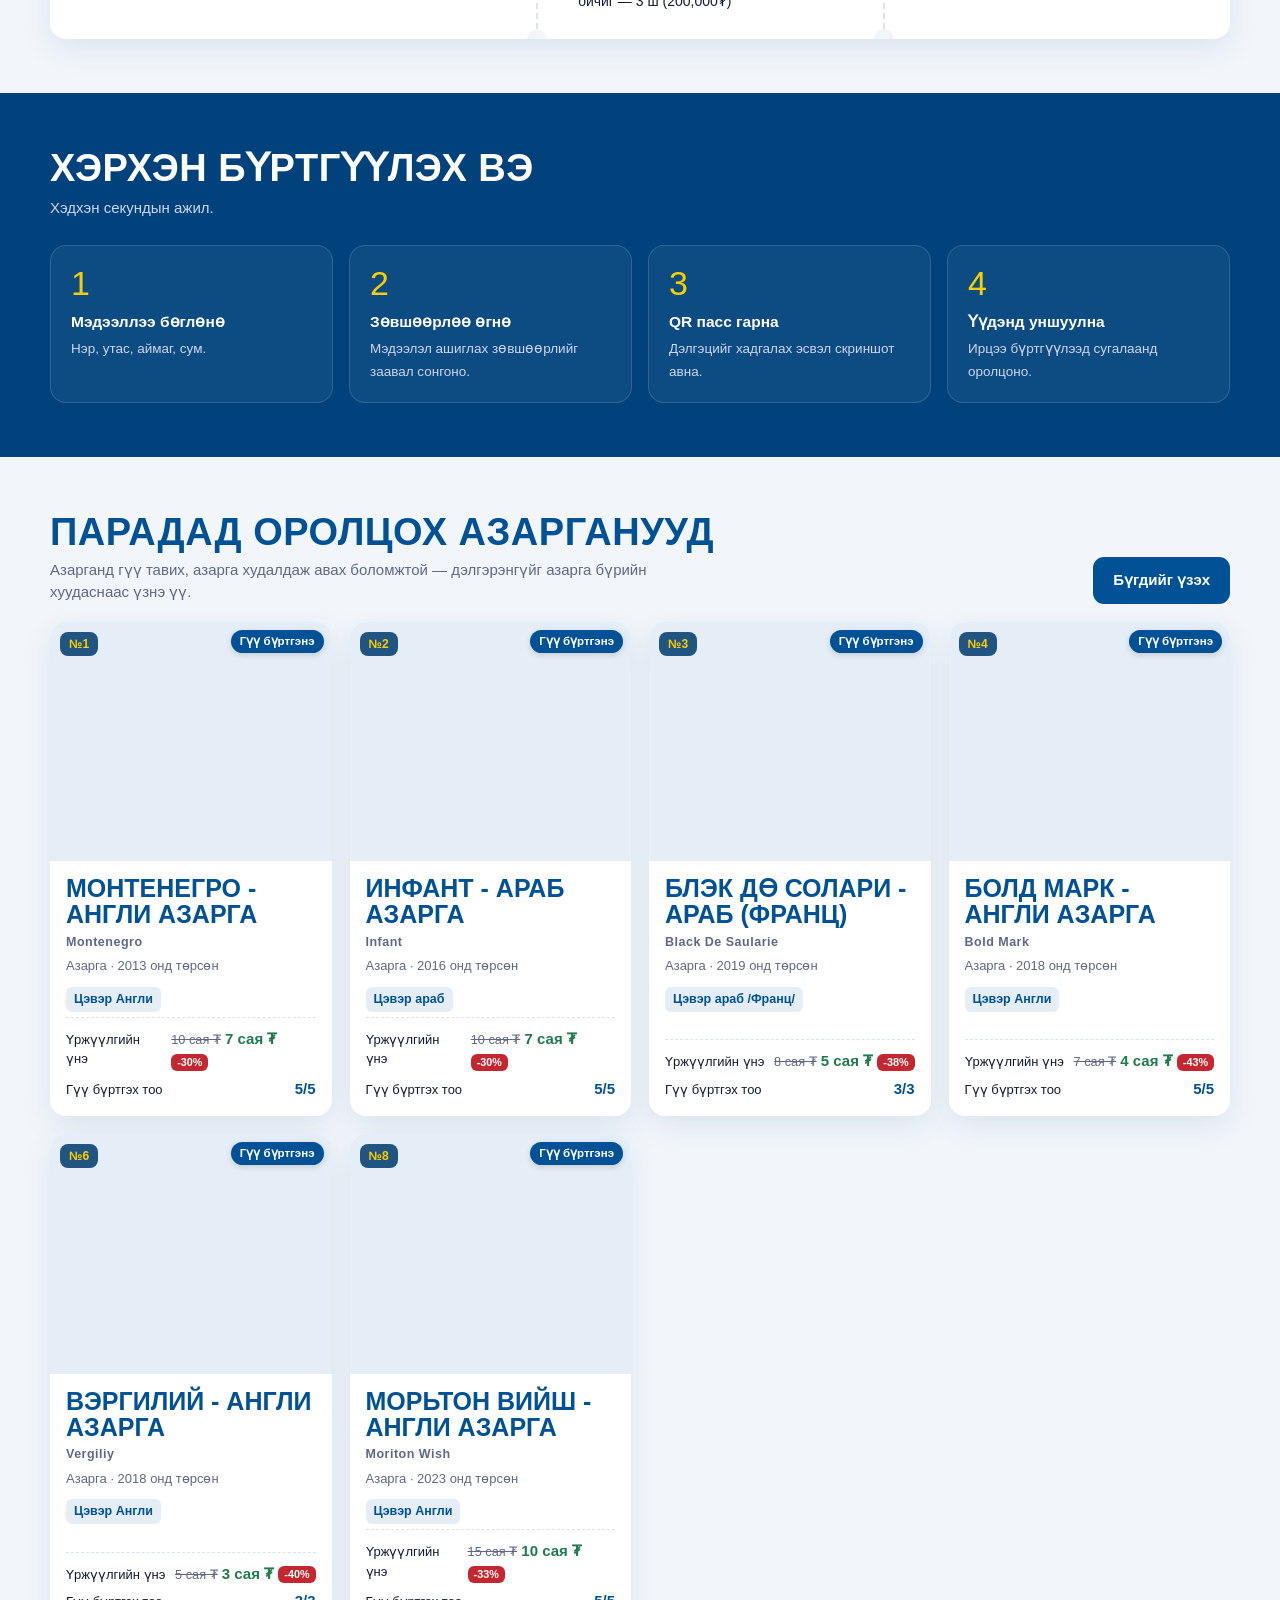
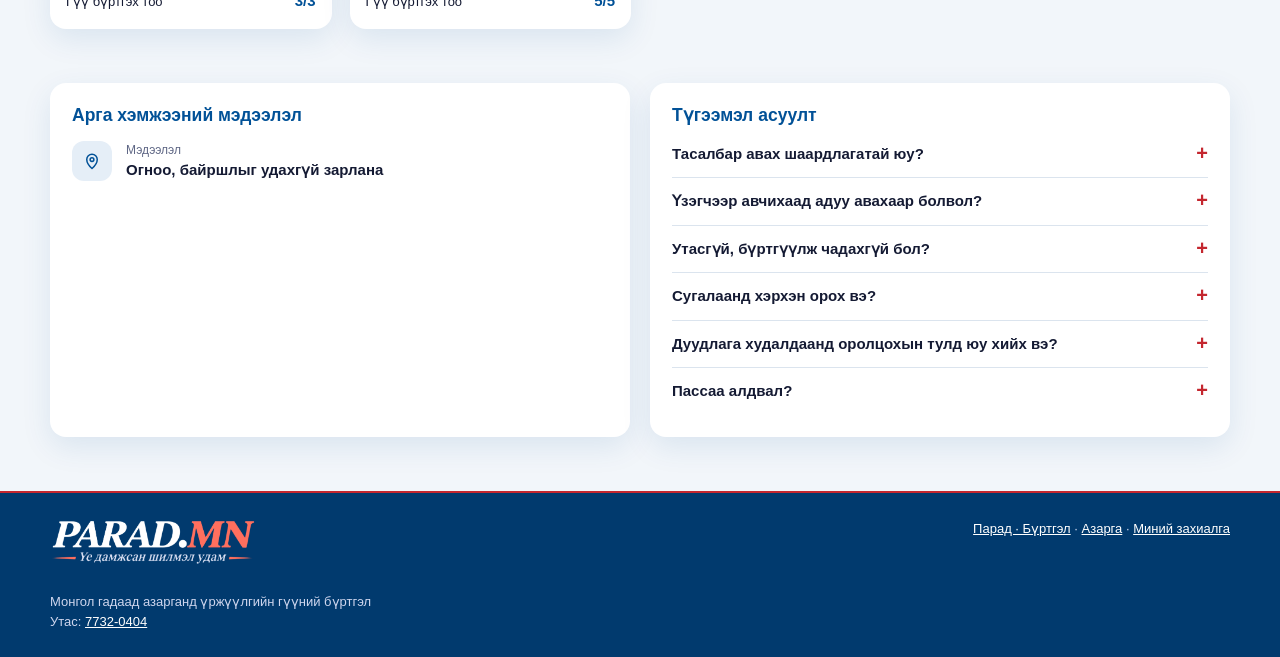
<file: tickets.html>
<!doctype html><html lang="mn"><head><meta charset="utf-8"><meta http-equiv="refresh" content="0;url=register.html"><title>Парад — Бүртгэл</title><link rel="canonical" href="register.html"><script>location.replace('register.html'+location.hash)</script></head><body><a href="register.html">Бүртгэл рүү шилжих</a></body></html>
</file>
<file: css/style.css>
/* Parad.mn 2026 — тасалбарын сайт. Брэнд: логоны цэнхэр (#015197) + улаан (#c4272f) */
:root {
  --navy: #015197;
  --navy-d: #01427d;
  --navy-dd: #013a6e;
  --navy-l: #e5eef7;
  --accent: #c4272f;
  --accent-hi: #f9cf02;
  --accent-d: #a01f26;
  --accent-bg: #fbe9ea;
  --cream: #f2f6fa;
  --paper: #ffffff;
  --ink: #141a33;
  --muted: #5f6785;
  --line: #dbe4ee;
  --red: #b23a3a;
  --red-l: #f8e4e4;
  --ok: #1f7a4d;
  --ok-l: #e1f2e8;
  --amber-l: #fdf1dd;
  --radius: 16px;
  --shadow: 0 10px 30px rgba(1, 81, 151, .10);
  --font: 'Montserrat', 'Segoe UI', Roboto, Arial, sans-serif;
  --display: 'Oswald', 'Montserrat', 'Arial Narrow', sans-serif;
  --logo: url('../img/parad-mark.png');
}
* { box-sizing: border-box; }
html { -webkit-text-size-adjust: 100%; scroll-behavior: smooth; }
body { margin: 0; font-family: var(--font); color: var(--ink); background: var(--cream); line-height: 1.5; font-size: 15px;
  min-height: 100vh; display: flex; flex-direction: column; }
main { flex: 1; }
a { color: var(--navy); }
img { max-width: 100%; display: block; }
button, input, select, textarea { font: inherit; color: inherit; }
h1, h2, h3, h4 { line-height: 1.15; margin: 0 0 .5em; }
.container { width: min(1180px, 100% - 32px); margin: 0 auto; }
.muted { color: var(--muted); }
.small { font-size: 12.5px; }
.mono { font-family: ui-monospace, Consolas, monospace; }
.hidden { display: none !important; }
.ico { width: 18px; height: 18px; flex: none; }

/* ---------- толгой ---------- */
.site-header { background: #fff; border-bottom: 3px solid var(--accent); box-shadow: 0 2px 14px rgba(12,33,121,.08); position: sticky; top: 0; z-index: 50; }
.site-header .container { display: flex; align-items: center; justify-content: space-between; height: 64px; gap: 12px; }
.brand { display: flex; align-items: center; gap: 10px; color: var(--navy); text-decoration: none; min-width: 0; }
.brand img { height: 30px; width: auto; max-width: none; flex: none; }
.brand b { display: block; color: var(--accent-hi); font-weight: 800; font-size: 18px; letter-spacing: 1.5px; line-height: 1.1; }
.brand small { display: block; color: var(--muted); font-size: 12px; font-weight: 600; white-space: nowrap; }
.nav { display: flex; gap: 6px; align-items: center; }
.nav a { color: var(--navy); text-decoration: none; padding: 8px 12px; border-radius: 9px; font-weight: 600; font-size: 14px; white-space: nowrap; }
.nav a:hover { background: var(--navy-l); }
.site-header .btn-ghost { color: var(--navy); border-color: rgba(12,33,121,.3); }
.site-header .btn-ghost:hover { background: var(--navy-l); }
.nav a.cta { background: var(--accent); color: #fff; font-weight: 700; }
.nav a.cta:hover { background: var(--accent-d); }
@media (max-width: 560px) {
  .brand small { font-size: 10px; }
  .brand b { font-size: 16px; letter-spacing: 1px; }
  .brand img { height: 24px; }
  .nav a { padding: 8px 9px; font-size: 13px; }
  .nav a.hide-sm { display: none; }
}
/* Утасны нарийн дэлгэц: лого + цэс давхцахгүй — брэндийн бичгийг нууж, зөвхөн тэмдэг үлдээнэ */
@media (max-width: 440px) {
  .site-header .container { gap: 10px; }
  .brand small { display: none; }
  .brand img { height: 21px; }
  .nav { gap: 2px; }
  .nav a { padding: 8px 8px; }
}
@media (max-width: 440px) {
  .brand { flex: 0 1 112px; min-width: 72px; }
  .brand img { width: 100%; height: auto; }
  .nav { gap: 0; flex: none; }
  .nav a { padding: 7px 6px; font-size: 12px; }
}
@media (max-width: 340px) {
  .brand { flex-basis: 92px; min-width: 60px; }
  .nav a { padding: 6px 4px; font-size: 11px; }
}

/* ---------- товч ---------- */
.btn { display: inline-flex; align-items: center; justify-content: center; gap: 8px; border: none; cursor: pointer; border-radius: 11px;
  padding: 12px 20px; font-weight: 700; font-size: 15px; text-decoration: none; transition: background .15s, transform .1s; white-space: nowrap; }
.btn:active { transform: translateY(1px); }
.btn-accent { background: var(--accent); color: #fff; }
.btn-accent:hover { background: var(--accent-d); }
.btn-navy { background: var(--navy); color: #fff; }
.btn-navy:hover { background: var(--navy-d); }
.btn-light { background: #fff; color: var(--navy); border: 1px solid var(--line); }
.btn-light:hover { background: var(--navy-l); }
.btn-ghost { background: transparent; color: #fff; border: 1.5px solid rgba(255,255,255,.4); }
.btn-ghost:hover { background: rgba(255,255,255,.08); }
.btn-danger { background: var(--red); color: #fff; }
.btn-ok { background: var(--ok); color: #fff; }
.btn-sm { padding: 7px 12px; font-size: 13px; border-radius: 8px; }
.btn-lg { padding: 15px 24px; font-size: 16px; }
.btn-block { width: 100%; }
.btn[disabled] { opacity: .5; cursor: not-allowed; }

/* ---------- hero ---------- */
.hero { position: relative; color: #fff; background: var(--navy-dd); overflow: hidden; }
.hero::before { content: ""; position: absolute; inset: 0; background: url('../img/hero.webp') right 30% / cover no-repeat; }
.hero::after { content: ""; position: absolute; inset: 0;
  background: linear-gradient(90deg, var(--navy-dd) 0%, rgba(1,58,110,.94) 34%, rgba(1,58,110,.55) 62%, rgba(1,58,110,.25) 100%),
              linear-gradient(0deg, rgba(1,58,110,.85) 0%, rgba(1,58,110,0) 40%); }
.hero .container { position: relative; z-index: 1; display: grid; grid-template-columns: 1fr 380px; gap: 40px; align-items: center; padding: 56px 0 60px; }
.eyebrow { display: inline-flex; align-items: center; gap: 10px; color: var(--accent-hi); font-weight: 700; letter-spacing: 2.5px; font-size: 13px; text-transform: uppercase; }
.eyebrow::before { content: ""; width: 28px; height: 2px; background: var(--accent-hi); }
.hero h1 { font-family: var(--display); font-weight: 700; font-size: clamp(44px, 7vw, 86px); line-height: .95; letter-spacing: 1px; margin: 14px 0 16px; text-transform: uppercase; }
.hero h1 span { display: block; color: var(--accent-hi); font-size: .5em; letter-spacing: 6px; margin-bottom: 6px; }
.hero .lead { font-size: 16.5px; max-width: 560px; opacity: .92; margin: 0 0 22px; }
.facts { display: flex; flex-wrap: wrap; gap: 10px 22px; margin-bottom: 28px; font-weight: 600; font-size: 14.5px; }
.facts span { display: inline-flex; align-items: center; gap: 8px; }
.facts .ico { color: var(--accent-hi); }
.facts a { color: #fff; text-decoration: none; }

/* тоолуур */
.countdown { display: flex; gap: 10px; flex-wrap: wrap; align-items: stretch; }
.countdown .label { width: 100%; font-size: 12px; letter-spacing: 2px; text-transform: uppercase; color: var(--accent-hi); font-weight: 700; margin-bottom: 2px; }
.cd-box { background: rgba(255,255,255,.07); border: 1px solid rgba(255,255,255,.28); border-radius: 14px; min-width: 84px; padding: 10px 8px 8px; text-align: center; backdrop-filter: blur(4px); }
.cd-box b { display: block; font-family: var(--display); font-size: 44px; line-height: 1; font-weight: 600; color: #fff; font-variant-numeric: tabular-nums; }
.cd-box small { display: block; font-size: 11.5px; color: #d4dbf1; margin-top: 4px; font-weight: 600; letter-spacing: .5px; }
.cd-live { font-family: var(--display); font-size: 30px; color: var(--accent-hi); letter-spacing: 1px; }

/* тасалбар авах карт */
.buy-card { background: #fff; color: var(--ink); border-radius: 20px; box-shadow: 0 24px 60px rgba(0,0,0,.35); overflow: hidden; }
.buy-card .top { background: var(--accent); color: #fff; padding: 16px 20px; display: flex; justify-content: space-between; align-items: center; gap: 10px; }
.buy-card .top b { font-family: var(--display); font-size: 20px; letter-spacing: 1px; text-transform: uppercase; }
.buy-card .top span { font-size: 12px; font-weight: 700; background: rgba(255,255,255,.2); padding: 4px 9px; border-radius: 99px; white-space: nowrap; }
.buy-card .body { padding: 18px 20px 20px; }
.price { font-family: var(--display); font-size: 40px; font-weight: 700; color: var(--navy); line-height: 1; }
.price small { font-family: var(--font); font-size: 13px; color: var(--muted); font-weight: 500; margin-left: 6px; }
.incl { list-style: none; padding: 0; margin: 14px 0; display: grid; gap: 7px; font-size: 14px; }
.incl li { display: flex; gap: 9px; align-items: flex-start; }
.incl .ico { color: var(--accent); margin-top: 1px; }
.meter { margin: 14px 0 16px; }
.meter .bar { height: 8px; border-radius: 99px; background: #e3e7f3; overflow: hidden; }
.meter .bar i { display: block; height: 100%; background: linear-gradient(90deg, var(--navy), var(--accent)); border-radius: 99px; transition: width .6s; }
.meter .lbl { display: flex; justify-content: space-between; font-size: 12.5px; color: var(--muted); margin-top: 6px; }
.meter .lbl b { color: var(--ink); }
.qty-row { display: flex; align-items: center; justify-content: space-between; gap: 12px; margin-bottom: 14px; }
.stepper { display: inline-flex; align-items: center; border: 1.5px solid var(--line); border-radius: 12px; overflow: hidden; }
.stepper button { width: 42px; height: 42px; border: none; background: #fff; font-size: 22px; font-weight: 600; color: var(--navy); cursor: pointer; }
.stepper button:hover { background: var(--navy-l); }
.stepper button[disabled] { color: #bbb; cursor: default; background: #fff; }
.stepper output { min-width: 46px; text-align: center; font-weight: 800; font-size: 18px; }
.total-row { display: flex; justify-content: space-between; align-items: baseline; border-top: 1px dashed var(--line); padding-top: 12px; margin-bottom: 14px; }
.total-row b { font-size: 22px; color: var(--navy); }
.soldout { background: var(--red-l); color: var(--red); border-radius: 12px; padding: 12px 14px; font-weight: 700; text-align: center; }

@media (max-width: 900px) {
  .hero .container { grid-template-columns: 1fr; gap: 28px; padding: 36px 0 28px; }
  .hero::before { background-position: 70% center; }
  .hero::after { background: linear-gradient(180deg, rgba(1,58,110,.55) 0%, rgba(1,58,110,.9) 45%, var(--navy-dd) 75%); }
  .cd-box { min-width: 0; flex: 1; }
  .cd-box b { font-size: 36px; }
}

/* ---------- хэсгүүд ---------- */
.section { padding: 54px 0; }
.section h2 { font-family: var(--display); font-size: clamp(28px, 4vw, 38px); text-transform: uppercase; letter-spacing: .5px; color: var(--navy); margin-bottom: 6px; }
.section .sub { color: var(--muted); margin: 0 0 26px; max-width: 640px; }
.section.dark { background: var(--navy-d); color: #fff; }
.section.dark h2 { color: #fff; }
.section.dark .sub { color: #cfd6ee; }

/* тасалбарт багтсан — тасалбарын хэрчим */
.stubs { display: grid; grid-template-columns: 1.4fr 1fr 1fr; gap: 0; background: #fff; border-radius: var(--radius); box-shadow: var(--shadow); overflow: hidden; }
.stub { padding: 24px 22px; position: relative; }
.stub + .stub { border-left: 2px dashed var(--line); }
.stub + .stub::before, .stub + .stub::after { content: ""; position: absolute; left: -11px; width: 20px; height: 20px; border-radius: 50%; background: var(--cream); }
.stub + .stub::before { top: -10px; } .stub + .stub::after { bottom: -10px; }
.stub .ic { width: 48px; height: 48px; border-radius: 14px; background: var(--accent-bg); color: var(--accent); display: grid; place-items: center; margin-bottom: 12px; }
.stub .ic svg { width: 26px; height: 26px; }
.stub h3 { font-family: var(--display); font-size: 22px; text-transform: uppercase; color: var(--navy); letter-spacing: .5px; margin-bottom: 6px; }
.stub p { margin: 0; color: var(--muted); font-size: 14px; }
.stub ul { margin: 8px 0 0; padding-left: 18px; font-size: 14px; }
.stub ul li { margin: 3px 0; }
.stub ul b { color: var(--navy); }
@media (max-width: 760px) {
  .stubs { grid-template-columns: 1fr; }
  .stub + .stub { border-left: none; border-top: 2px dashed var(--line); }
  .stub + .stub::before { top: -11px; left: -10px; } .stub + .stub::after { top: -11px; bottom: auto; left: auto; right: -10px; }
}

/* алхмууд */
.steps { display: grid; grid-template-columns: repeat(4, 1fr); gap: 16px; counter-reset: st; }
.step { background: rgba(255,255,255,.05); border: 1px solid rgba(255,255,255,.14); border-radius: var(--radius); padding: 20px; }
.step::before { counter-increment: st; content: counter(st); font-family: var(--display); font-size: 34px; color: var(--accent-hi); display: block; line-height: 1; margin-bottom: 10px; }
.step b { display: block; margin-bottom: 4px; font-size: 15.5px; }
.step span { font-size: 13.5px; color: #cfd6ee; }
@media (max-width: 900px) { .steps { grid-template-columns: 1fr 1fr; } }
@media (max-width: 480px) { .steps { grid-template-columns: 1fr; } }

/* азарганууд */
.horses { display: grid; grid-template-columns: repeat(6, 1fr); gap: 12px; }
.horse { border-radius: 14px; overflow: hidden; background: #ddd; position: relative; aspect-ratio: 3 / 4; }
.horse img { width: 100%; height: 100%; object-fit: cover; object-position: 50% 40%; transition: transform .5s; }
.horse:hover img { transform: scale(1.05); }
.horse span { position: absolute; left: 0; right: 0; bottom: 0; padding: 26px 10px 10px; color: #fff; font-weight: 700; font-size: 13.5px;
  background: linear-gradient(0deg, rgba(1,58,110,.9), transparent); }
@media (max-width: 900px) { .horses { grid-template-columns: repeat(6, 42%); overflow-x: auto; scroll-snap-type: x mandatory; padding-bottom: 6px; } .horse { scroll-snap-align: start; } }

/* мэдээлэл + FAQ */
.info-grid { display: grid; grid-template-columns: 1fr 1fr; gap: 20px; }
@media (max-width: 760px) { .info-grid { grid-template-columns: 1fr; } }
.panel { background: #fff; border-radius: var(--radius); box-shadow: var(--shadow); padding: 22px; }
.kv { display: grid; grid-template-columns: auto 1fr; gap: 12px 14px; align-items: center; }
.kv .ic { width: 40px; height: 40px; border-radius: 12px; background: var(--navy-l); color: var(--navy); display: grid; place-items: center; }
.kv small { display: block; color: var(--muted); font-size: 12px; }
.kv b { font-size: 15px; }
details.faq { border-bottom: 1px solid var(--line); padding: 12px 0; }
details.faq:last-child { border-bottom: none; }
details.faq summary { cursor: pointer; font-weight: 700; list-style: none; display: flex; justify-content: space-between; gap: 10px; }
details.faq summary::after { content: "+"; color: var(--accent); font-size: 20px; line-height: 1; }
details.faq[open] summary::after { content: "−"; }
details.faq p { margin: 8px 0 0; color: var(--muted); font-size: 14px; }

/* утасны доод самбар */
.mbar { position: fixed; left: 0; right: 0; bottom: 0; z-index: 40; background: var(--navy-d); border-top: 2px solid var(--accent); padding: 10px 16px calc(10px + env(safe-area-inset-bottom));
  display: none; align-items: center; justify-content: space-between; gap: 12px; color: #fff; transform: translateY(110%); transition: transform .25s; }
.mbar.show { transform: none; }
.mbar b { font-family: var(--display); font-size: 22px; color: var(--accent-hi); display: block; line-height: 1.1; }
.mbar small { font-size: 12px; color: #cfd6ee; }
@media (max-width: 900px) { .mbar { display: flex; } body.has-mbar { padding-bottom: 76px; } }

/* ---------- маягт, модаль ---------- */
.form { display: grid; gap: 12px; }
label { display: block; font-size: 13px; font-weight: 600; margin-bottom: 5px; }
label .req { color: var(--red); }
.input { width: 100%; border: 1.5px solid #cdd3e6; border-radius: 11px; padding: 11px 13px; background: #fff; font-size: 15px; }
.input:focus { outline: none; border-color: var(--navy); box-shadow: 0 0 0 3px rgba(12,33,121,.16); }
textarea.input { min-height: 80px; resize: vertical; }
.row2 { display: grid; grid-template-columns: 1fr 1fr; gap: 12px; }
@media (max-width: 420px) { .row2 { grid-template-columns: 1fr; } }
.hint { font-size: 12px; color: var(--muted); margin-top: 4px; }
.hp { position: absolute; left: -9999px; width: 1px; height: 1px; overflow: hidden; }
.alert { border-radius: 11px; padding: 12px 14px; font-size: 14px; }
.alert.error { background: var(--red-l); color: var(--red); }
.alert.ok { background: var(--ok-l); color: var(--ok); }
.alert.warn { background: var(--amber-l); color: #6e4a08; }
.alert.info { background: var(--navy-l); color: var(--navy-d); }

.modal-bg { position: fixed; inset: 0; background: rgba(1,40,78,.6); z-index: 90; display: none; align-items: center; justify-content: center; padding: 16px; }
.modal-bg.open { display: flex; }
.modal { background: #fff; border-radius: 20px; width: min(480px, 100%); max-height: calc(100vh - 32px); overflow: auto; box-shadow: 0 30px 80px rgba(0,0,0,.4); }
.modal-head { background: var(--navy-d); color: #fff; padding: 16px 20px; display: flex; justify-content: space-between; align-items: center; border-bottom: 2px solid var(--accent); position: sticky; top: 0; z-index: 1; }
.modal-head b { font-family: var(--display); font-size: 20px; letter-spacing: .5px; text-transform: uppercase; }
.modal-head button { background: none; border: none; color: #fff; font-size: 26px; cursor: pointer; line-height: 1; padding: 0 4px; }
.modal-body { padding: 18px 20px 20px; }
.summary { background: var(--cream); border-radius: 12px; padding: 12px 14px; display: flex; justify-content: space-between; align-items: center; gap: 10px; margin-bottom: 14px; }
.summary b { color: var(--navy); font-size: 18px; }
@media (max-width: 560px) {
  .modal-bg { align-items: flex-end; padding: 0; }
  .modal { border-radius: 20px 20px 0 0; max-height: 94vh; width: 100%; }
}

/* ---------- төлбөрийн хуудас ---------- */
.pay-wrap { max-width: 560px; margin: 28px auto 60px; }
.pay-card { background: #fff; border-radius: 20px; box-shadow: var(--shadow); overflow: hidden; }
.pay-card .head { background: var(--navy-d); color: #fff; padding: 18px 22px; border-bottom: 2px solid var(--accent); }
.pay-card .head small { color: var(--accent-hi); font-weight: 700; letter-spacing: 1.5px; font-size: 12px; text-transform: uppercase; }
.pay-card .head h1 { font-size: 22px; margin: 4px 0 0; }
.pay-card .body { padding: 20px 22px 22px; }
.timer { display: flex; align-items: center; justify-content: space-between; gap: 10px; background: var(--amber-l); color: #6e4a08; border-radius: 12px; padding: 10px 14px; font-weight: 600; font-size: 14px; }
.timer b { font-family: var(--display); font-size: 24px; font-variant-numeric: tabular-nums; }
.qr-box { text-align: center; margin: 18px 0 8px; }
.qr-box img { width: 240px; height: 240px; margin: 0 auto; border: 1px solid var(--line); border-radius: 14px; padding: 8px; image-rendering: pixelated; background: #fff; }
.amount-big { text-align: center; font-family: var(--display); font-size: 34px; color: var(--navy); font-weight: 700; }
.banks { display: grid; grid-template-columns: repeat(auto-fill, minmax(92px, 1fr)); gap: 8px; margin: 12px 0 4px; }
.banks a { display: flex; flex-direction: column; align-items: center; gap: 5px; text-decoration: none; color: var(--ink); font-size: 11.5px; text-align: center;
  border: 1px solid var(--line); border-radius: 12px; padding: 9px 6px; background: #fff; line-height: 1.2; }
.banks a:hover { border-color: var(--accent); background: var(--accent-bg); }
.banks img { width: 40px; height: 40px; border-radius: 10px; object-fit: cover; }
.status-line { display: flex; align-items: center; gap: 10px; justify-content: center; color: var(--muted); font-size: 13.5px; margin: 14px 0 0; }
.spinner { width: 16px; height: 16px; border: 2px solid var(--line); border-top-color: var(--accent); border-radius: 50%; animation: spin 1s linear infinite; }
@keyframes spin { to { transform: rotate(360deg); } }
.order-meta { display: grid; grid-template-columns: auto 1fr; gap: 6px 14px; font-size: 14px; margin-top: 16px; padding-top: 14px; border-top: 1px dashed var(--line); }
.order-meta span { color: var(--muted); }
.success-head { text-align: center; padding: 8px 0 4px; }
.success-head .ok-ic { width: 64px; height: 64px; border-radius: 50%; background: var(--ok-l); color: var(--ok); display: grid; place-items: center; margin: 0 auto 10px; }
.success-head .ok-ic svg { width: 34px; height: 34px; }
.success-head h2 { color: var(--navy); font-size: 22px; margin-bottom: 4px; }
.bank-box { background: var(--cream); border-radius: 12px; padding: 14px; white-space: pre-line; font-size: 14.5px; }

/* мини тасалбарууд */
.mini-list { display: grid; gap: 12px; margin-top: 16px; }
.mini { display: flex; align-items: stretch; background: var(--navy); color: #fff; border-radius: 14px; overflow: hidden; text-decoration: none; }
.mini .l { flex: 1; padding: 14px 16px; position: relative; }
.mini .l small { color: var(--accent-hi); font-size: 11px; letter-spacing: 2px; font-weight: 700; }
.mini .l b { display: block; font-family: var(--display); font-size: 30px; color: var(--accent-hi); letter-spacing: 1px; line-height: 1.1; }
.mini .l span { font-size: 12.5px; opacity: .85; }
.mini .r { width: 112px; background: #fff; display: grid; place-items: center; padding: 8px; border-left: 2px dashed var(--accent); }
.mini .r svg { width: 96px; height: 96px; }

/* том QR тасалбар (төлбөрийн дараа) */
.big-list { display: grid; gap: 16px; margin-top: 16px; }
.big-tk { background: var(--navy); border-radius: 18px; overflow: hidden; color: #fff; }
.big-tk .bt-qr { background: #fff; padding: 14px; border-bottom: 3px dashed var(--accent); }
.big-tk .bt-qr svg { display: block; width: 100%; max-width: 340px; height: auto; margin: 0 auto; }
.big-tk .bt-info { display: flex; flex-wrap: wrap; align-items: center; gap: 4px 12px; padding: 14px 18px 16px; }
.big-tk .bt-info small { width: 100%; color: var(--accent-hi); font-size: 11px; letter-spacing: 2px; font-weight: 700; }
.big-tk .bt-info b { font-family: var(--display); font-size: 36px; color: var(--accent-hi); letter-spacing: 1px; line-height: 1; }
.big-tk .bt-info span { flex: 1; font-size: 14px; opacity: .9; }
.big-tk .bt-info .btn { margin-left: auto; }

/* ---------- цахим тасалбар ---------- */
body.ticket-page { background: radial-gradient(circle at 50% 0%, #1b3396 0%, var(--navy-dd) 60%); }
.eticket { width: min(420px, 100% - 24px); margin: 22px auto 16px; filter: drop-shadow(0 24px 40px rgba(0,0,0,.45)); }
.et-top { background: linear-gradient(160deg, #1b3396, var(--navy-d) 70%); color: #fff; border-radius: 22px 22px 0 0; padding: 22px 22px 18px; position: relative; overflow: hidden; }
.et-top::after { content: ""; position: absolute; right: -40px; top: -40px; width: 180px; height: 180px; background: var(--logo) center / contain no-repeat; opacity: .08; }
.et-brand { display: flex; align-items: center; gap: 10px; }
.et-brand img { height: 26px; width: auto; }
.et-brand b { color: var(--accent-hi); letter-spacing: 1.5px; font-size: 15px; }
.et-brand small { display: block; font-size: 10.5px; color: #d4dbf1; }
.et-title { font-family: var(--display); text-transform: uppercase; margin: 16px 0 4px; line-height: .95; }
.et-title span { display: block; font-size: 18px; letter-spacing: 4px; color: var(--accent-hi); }
.et-title b { display: block; font-size: 52px; font-weight: 700; font-style: italic; letter-spacing: 1px; }
.et-row { display: flex; justify-content: space-between; align-items: flex-end; gap: 10px; margin-top: 10px; }
.et-no small { display: block; font-size: 11px; color: var(--accent-hi); letter-spacing: 2px; font-weight: 700; }
.et-no b { font-family: var(--display); font-size: 40px; color: var(--accent-hi); letter-spacing: 2px; line-height: 1; }
.et-date { text-align: right; font-size: 13px; font-weight: 600; }
.et-date small { display: block; color: #cfd6ee; font-weight: 500; }
.et-mid { background: #fff; padding: 18px 22px 14px; text-align: center; position: relative; }
.et-mid::before, .et-mid::after { content: ""; position: absolute; top: -11px; width: 22px; height: 22px; border-radius: 50%; background: var(--navy-dd); }
.et-mid::before { left: -11px; } .et-mid::after { right: -11px; }
.et-perf { position: absolute; top: 0; left: 18px; right: 18px; border-top: 2px dashed #c3cbe3; }
.et-qr { width: min(300px, 100%); aspect-ratio: 1; height: auto; margin: 4px auto 6px; position: relative; }
.et-qr svg { width: 100%; height: 100%; }
.et-holder { font-weight: 800; font-size: 17px; color: var(--navy); }
.et-code { font-size: 12px; color: var(--muted); }
.et-state { display: inline-block; margin-top: 8px; padding: 6px 12px; border-radius: 99px; font-weight: 800; font-size: 13px; letter-spacing: .3px; }
.et-state.valid { background: var(--ok-l); color: var(--ok); }
.et-state.used { background: var(--amber-l); color: #7a5b12; }
.et-state.void { background: var(--red-l); color: var(--red); }
.et-void { position: absolute; inset: 0; display: grid; place-items: center; }
.et-void span { transform: rotate(-14deg); border: 4px solid var(--red); color: var(--red); font-weight: 900; font-size: 30px; padding: 4px 14px; border-radius: 10px; background: rgba(255,255,255,.88); letter-spacing: 2px; }
.et-stubs { display: grid; grid-template-columns: repeat(3, 1fr); background: var(--accent); border-radius: 0 0 22px 22px; position: relative; }
.et-stubs::before { content: ""; position: absolute; top: 0; left: 0; right: 0; border-top: 2px dashed rgba(255,255,255,.4); }
.et-stub { padding: 12px 6px 14px; text-align: center; color: #fff; }
.et-stub + .et-stub { border-left: 2px dashed rgba(255,255,255,.35); }
.et-stub b { display: block; font-family: var(--display); font-size: 15px; letter-spacing: 1px; text-transform: uppercase; }
.et-stub small { display: block; font-size: 11px; font-weight: 700; margin-top: 2px; }
.et-stub.used { background: rgba(1,58,110,.4); }
.et-stub.used small { color: rgba(255,255,255,.7); }
.et-actions { width: min(420px, 100% - 24px); margin: 0 auto 30px; display: grid; gap: 10px; color: #fff; text-align: center; }
.et-actions .tip { font-size: 12.5px; color: #cfd6ee; }
.et-cd { display: flex; justify-content: center; gap: 8px; margin: 4px 0; }
.et-cd .cd-box { min-width: 70px; padding: 8px 6px 6px; }
.et-cd .cd-box b { font-size: 30px; }

/* ---------- хөл ---------- */
.site-footer { background: var(--navy-dd); color: #cfd6ee; padding: 26px 0; font-size: 13px; border-top: 2px solid var(--accent); }
.site-footer .container { display: flex; justify-content: space-between; gap: 16px; flex-wrap: wrap; }
.site-footer b { color: var(--accent-hi); }
.site-footer .foot-logo { height: 46px; width: auto; margin-bottom: 8px; }
.site-footer a { color: #fff; }
body.ticket-page .site-footer { background: transparent; border-top-color: rgba(255,255,255,.18); }

.toast { position: fixed; bottom: 22px; left: 50%; transform: translateX(-50%); background: var(--ink); color: #fff; padding: 11px 16px; border-radius: 11px; font-size: 14px; z-index: 200; display: none; max-width: calc(100% - 32px); }
.toast.show { display: block; }
.cfg-warn { background: #fff3cd; color: #6e4a08; padding: 10px 16px; font-size: 13.5px; text-align: center; }

@media print {
  body, body.ticket-page { background: #fff !important; }
  .site-header, .site-footer, .et-actions, .no-print { display: none !important; }
  .eticket { filter: none; margin: 0 auto; }
  .et-mid::before, .et-mid::after { background: #fff; }
  * { -webkit-print-color-adjust: exact; print-color-adjust: exact; }
}

/* Зөвшөөрлийн checkbox (бүртгэл) */
label.check { display: flex; gap: 10px; align-items: flex-start; font-weight: 500; font-size: 13px; line-height: 1.45; color: var(--ink); cursor: pointer; margin: 0; }
label.check input { width: 20px; height: 20px; flex: none; margin-top: 1px; accent-color: var(--accent); }
</file>
<file: css/pm.css>
/* parad.mn — адуу, гүү тавих, зарах хэсгийн нэмэлт загвар (style.css-ийн дээр) */
.nav a.on { background: var(--navy-l); }
.old-price { color: var(--muted); font-weight: 500; font-size: .85em; }
.new-price { color: var(--ok); font-weight: 800; }
.sec-head { display: flex; align-items: end; justify-content: space-between; gap: 16px; flex-wrap: wrap; margin-bottom: 18px; }
.sec-head h2 { margin: 0; }
.sec-head .sub { margin: 4px 0 0; color: var(--muted); }

/* нүүр хуудас */
.home-hero { position: relative; color: #fff; background: var(--navy-dd); overflow: hidden; }
.home-hero::before { content: ""; position: absolute; inset: 0; background: url('../img/hero.webp') center 35% / cover no-repeat; opacity: .55; }
.home-hero::after { content: ""; position: absolute; inset: 0; background: linear-gradient(0deg, rgba(1,58,110,.95) 0%, rgba(1,58,110,.55) 55%, rgba(1,58,110,.8) 100%); }
.home-hero .container { position: relative; z-index: 1; padding: 74px 0 70px; max-width: 880px; }
.home-hero h1 { font-family: var(--display); font-size: clamp(46px, 8vw, 92px); line-height: .95; text-transform: uppercase; letter-spacing: 1px; margin: 14px 0 16px; }
.home-hero h1 span { color: var(--accent-hi); }
.home-hero .lead { font-size: 17px; max-width: 620px; opacity: .93; margin: 0 0 26px; }
.home-hero .actions { display: flex; flex-wrap: wrap; gap: 10px; }
.home-hero .countdown { margin-top: 30px; }
.tiles { display: grid; grid-template-columns: repeat(auto-fit, minmax(260px, 1fr)); gap: 16px; margin-top: -40px; position: relative; z-index: 2; }
.tile { background: #fff; border-radius: var(--radius); box-shadow: var(--shadow); padding: 22px; display: flex; flex-direction: column; gap: 8px; text-decoration: none; color: var(--ink); border-top: 4px solid var(--accent); transition: transform .15s; }
.tile:hover { transform: translateY(-3px); }
.tile .tt { font-family: var(--display); font-size: 24px; text-transform: uppercase; color: var(--navy); line-height: 1.1; }
.tile .tp { color: var(--muted); font-size: 14px; flex: 1; }
.tile .go { font-weight: 800; color: var(--accent); font-size: 14px; }
.steps4 { display: grid; grid-template-columns: repeat(auto-fit, minmax(200px, 1fr)); gap: 14px; margin-top: 14px; }
.steps4 div { background: var(--navy-l); border-radius: 14px; padding: 16px; color: var(--ink, #1b211f); line-height: 1.55; }
.steps4 b { display: block; font-family: var(--display); font-size: 28px; color: var(--accent); }
.steps4 .code { display: inline; font-family: ui-monospace, Consolas, monospace; font-size: .95em; font-weight: 800; color: var(--navy, #0b3a48); background: rgba(158,35,27,.12); padding: 1px 6px; border-radius: 6px; }
/* Бараан хэсэг дээр: тунгалаг бараан карт, цайвар текст */
.section.dark .steps4 div { background: rgba(255,255,255,.06); border: 1px solid rgba(255,255,255,.16); color: #d9def2; }
.section.dark .steps4 b { color: var(--accent-hi); }
.section.dark .steps4 .code { color: var(--accent-hi); background: rgba(255,111,94,.16); }

/* каталог */
.filters-bar { display: flex; gap: 8px; flex-wrap: wrap; margin: 4px 0 20px; align-items: center; }
.chip { border: 1.5px solid var(--line); background: #fff; color: var(--ink); border-radius: 99px; padding: 8px 15px; font-weight: 700; font-size: 13.5px; cursor: pointer; }
.chip.active { background: var(--navy); border-color: var(--navy); color: #fff; }
.filters-bar .input { width: auto; min-width: 180px; padding: 9px 13px; margin-left: auto; }
.hgrid { display: grid; grid-template-columns: repeat(auto-fill, minmax(255px, 1fr)); gap: 18px; }
.hc { background: #fff; border-radius: var(--radius); box-shadow: var(--shadow); overflow: hidden; display: flex; flex-direction: column; text-decoration: none; color: var(--ink); transition: transform .15s; }
.hc:hover { transform: translateY(-3px); }
.hc .ph { position: relative; aspect-ratio: 4 / 3.4; background: var(--navy-l) center / cover no-repeat; }
.hc .ph.empty { display: flex; align-items: center; justify-content: center; color: var(--navy); font-family: var(--display); font-size: 40px; opacity: .5; }
.hc .no { position: absolute; left: 10px; top: 10px; background: rgba(1,58,110,.85); color: var(--accent-hi); border-radius: 8px; padding: 3px 9px; font-weight: 800; font-size: 12px; }
.hc .badges { position: absolute; right: 8px; top: 8px; display: flex; flex-direction: column; gap: 5px; align-items: flex-end; }
.badge { display: inline-block; padding: 3px 9px; border-radius: 99px; font-size: 11.5px; font-weight: 800; background: #fff; color: var(--navy); box-shadow: 0 2px 6px rgba(0,0,0,.15); white-space: nowrap; }
.badge.blue { background: var(--navy); color: #fff; }
.badge.red { background: var(--red); color: #fff; }
.badge.ok { background: var(--ok); color: #fff; }
.badge.grey { background: #8a928d; color: #fff; }
.hc .bd { padding: 14px 16px 16px; display: flex; flex-direction: column; gap: 5px; flex: 1; }
.hc h3 { margin: 0; font-family: var(--display); font-size: 25px; text-transform: uppercase; color: var(--navy); line-height: 1.05; }
.hc .en { color: var(--muted); font-size: 12.5px; font-weight: 600; letter-spacing: .5px; }
.hc .meta { color: var(--muted); font-size: 13px; }
.hc .row { display: flex; justify-content: space-between; align-items: baseline; gap: 8px; margin-top: auto; padding-top: 10px; border-top: 1px dashed var(--line); font-size: 13px; }
.hc .row b { font-size: 15px; color: var(--navy); }
.empty-box { background: #fff; border-radius: var(--radius); padding: 40px; text-align: center; color: var(--muted); box-shadow: var(--shadow); }

/* дэлгэрэнгүй */
.hd { display: grid; grid-template-columns: minmax(0, 1.05fr) minmax(0, 1fr); gap: 34px; align-items: start; }
.gal .big { aspect-ratio: 1 / 1; background: var(--navy-l) center / cover no-repeat; border-radius: var(--radius); box-shadow: var(--shadow); cursor: zoom-in; }
.gal .big.empty { display: flex; align-items: center; justify-content: center; font-family: var(--display); font-size: 70px; color: var(--navy); opacity: .4; cursor: default; }
.thumbs { display: flex; gap: 8px; margin-top: 10px; flex-wrap: wrap; }
.thumbs button { width: 70px; height: 70px; padding: 0; border: 2.5px solid transparent; border-radius: 12px; overflow: hidden; cursor: pointer; background: none; }
.thumbs button.active { border-color: var(--accent); }
.thumbs img { width: 100%; height: 100%; object-fit: cover; }
.hd h1 { font-family: var(--display); font-size: clamp(36px, 5vw, 56px); text-transform: uppercase; color: var(--navy); line-height: 1; margin: 6px 0 4px; }
.facts2 { display: grid; grid-template-columns: 1fr 1fr; gap: 8px; margin: 16px 0; }
.facts2 div { background: #fff; border-radius: 12px; padding: 10px 14px; box-shadow: var(--shadow); }
.facts2 small { display: block; color: var(--muted); font-size: 11.5px; font-weight: 700; text-transform: uppercase; letter-spacing: .4px; }
.facts2 b { font-size: 15px; }
.bcard { background: #fff; border-radius: var(--radius); box-shadow: var(--shadow); overflow: hidden; margin-top: 18px; }
.bcard .top { background: var(--navy); color: #fff; padding: 12px 18px; display: flex; justify-content: space-between; align-items: center; gap: 8px; }
.bcard .top b { font-family: var(--display); font-size: 19px; text-transform: uppercase; letter-spacing: .5px; }
.bcard .top span { color: var(--accent-hi); font-weight: 700; font-size: 13px; }
.bcard .body { padding: 18px; }
.bcard .big-price { font-family: var(--display); font-size: 36px; color: var(--navy); line-height: 1; }
.bcard .big-price small { font-family: var(--font); font-size: 13px; color: var(--muted); font-weight: 600; }
.bar2 { height: 9px; background: #e3e7f3; border-radius: 9px; overflow: hidden; margin: 10px 0 4px; }
.bar2 i { display: block; height: 100%; background: var(--navy); }
.bar2.full i { background: var(--red); }
.lbl2 { display: flex; justify-content: space-between; font-size: 13px; color: var(--muted); }
.lbl2 b { color: var(--ink); }
.terms { margin: 14px 0 0; padding-left: 18px; color: var(--muted); font-size: 13px; }
.terms li { margin-bottom: 4px; }
.qlist { width: 100%; border-collapse: collapse; font-size: 13.5px; margin-top: 8px; }
.qlist td, .qlist th { padding: 7px 8px; border-bottom: 1px solid var(--line); text-align: left; }
.qlist th { font-size: 11.5px; text-transform: uppercase; color: var(--muted); }
.bids { list-style: none; margin: 10px 0 0; padding: 0; }
.bids li { display: flex; justify-content: space-between; gap: 10px; padding: 8px 0; border-bottom: 1px solid var(--line); font-size: 14px; }
.bids li:first-child b { color: var(--ok); }
.bids small { color: var(--muted); }
.timer-big { font-family: var(--display); font-size: 30px; color: var(--red); letter-spacing: 1px; }
.tabs2 { display: flex; gap: 6px; margin-bottom: 14px; }
.tabs2 button { flex: 1; border: 1.5px solid var(--line); background: #fff; border-radius: 10px; padding: 9px 6px; font-weight: 700; cursor: pointer; }
.tabs2 button.active { background: var(--navy); border-color: var(--navy); color: #fff; }
.pre { white-space: pre-wrap; line-height: 1.6; }

/* зургийн томруулалт */
.lightbox { position: fixed; inset: 0; background: rgba(1,40,78,.92); z-index: 120; display: none; align-items: center; justify-content: center; padding: 16px; }
.lightbox.open { display: flex; }
.lightbox img { max-width: 100%; max-height: 100%; border-radius: 10px; }

/* захиалгын төлөв */
.bk-card { max-width: 620px; margin: 28px auto; background: #fff; border-radius: 20px; box-shadow: var(--shadow); overflow: hidden; }
.bk-card .hd2 { background: var(--navy); color: #fff; padding: 20px 24px; }
.bk-card .hd2 h1 { font-family: var(--display); margin: 4px 0 0; font-size: 30px; text-transform: uppercase; }
.bk-card .bd2 { padding: 22px 24px; }
.stat-pill { display: inline-block; padding: 5px 12px; border-radius: 99px; font-weight: 800; font-size: 13px; }
.stat-pill.pending { background: var(--amber-l); color: #7a5b12; }
.stat-pill.confirmed, .stat-pill.done { background: var(--ok-l); color: var(--ok); }
.stat-pill.cancelled, .stat-pill.expired { background: var(--red-l); color: var(--red); }
.codebox { font-family: ui-monospace, Consolas, monospace; font-size: 30px; font-weight: 800; letter-spacing: 3px; color: var(--navy); background: var(--navy-l); border-radius: 12px; padding: 10px 16px; text-align: center; margin: 12px 0; }

@media (max-width: 860px) {
  .hd { grid-template-columns: 1fr; gap: 22px; }
  .home-hero .container { padding: 52px 0 60px; }
  .filters-bar .input { margin-left: 0; width: 100%; }
}
.disc-tag { display: inline-block; background: var(--accent, #c4272f); color: #fff; font-weight: 800; font-size: .72em; line-height: 1; padding: 3px 6px; border-radius: 6px; vertical-align: middle; }
.hc .breed { display: inline-block; align-self: flex-start; width: fit-content; margin-top: 6px; font-size: 12.5px; font-weight: 700; color: var(--navy); background: var(--navy-l); border-radius: 6px; padding: 3px 8px; }
.hc .breed.mn { color: #fff; background: var(--accent); letter-spacing: .3px; }
.tabs2 { display: flex; gap: 8px; flex-wrap: wrap; flex: none; }
.tabs2 .chip { font-size: 15px; padding: 10px 20px; white-space: nowrap; flex: none; }
.tabs2 .chip small { opacity: .7; font-weight: 600; margin-left: 4px; }
.mine-sum { display: grid; grid-template-columns: repeat(3, 1fr); gap: 8px; margin-bottom: 14px; }
.mine-sum > div { background: var(--navy-l); border-radius: 12px; padding: 12px; text-align: center; }
.mine-sum b { display: block; font-size: 20px; color: var(--navy); }
.mine-sum span { font-size: 12px; color: var(--muted, #667); }
.mine-list { display: grid; gap: 8px; }
.mine-row { display: grid; grid-template-columns: 56px 1fr auto; gap: 12px; align-items: center; padding: 10px; border: 1px solid var(--line); border-radius: 12px; color: inherit; text-decoration: none; }
.mine-row:hover { border-color: var(--navy); }
.mine-ph { width: 56px; height: 42px; border-radius: 8px; background: var(--navy-l) center/cover no-repeat; }
.mine-tx b { display: block; } .mine-tx small, .mine-st small { color: var(--muted, #667); font-size: 12px; }
.mine-st { text-align: right; display: grid; gap: 4px; justify-items: end; }
@media (max-width: 480px) { .mine-row { grid-template-columns: 48px 1fr; } .mine-st { grid-column: 2; justify-items: start; text-align: left; } .mine-sum b { font-size: 16px; } }

/* ---------- «Миний захиалга» хөвөгч товч + цонх */
.mine-fab { position: fixed; right: 18px; bottom: 18px; z-index: 900; display: flex; align-items: center; gap: 8px; height: 56px; padding: 0 20px 0 16px;
  border: 0; border-radius: 28px; background: var(--accent); color: #fff; font: inherit; font-weight: 800; font-size: 15px; cursor: pointer;
  box-shadow: 0 8px 24px rgba(0,0,0,.25); transition: transform .15s; }
.mine-fab:hover { transform: translateY(-2px); }
.mine-fab .cnt { position: absolute; top: -4px; right: -4px; min-width: 22px; height: 22px; padding: 0 6px; border-radius: 11px; background: var(--accent-hi, #f9cf02);
  color: #111; font-size: 12px; line-height: 22px; text-align: center; box-shadow: 0 0 0 2px #fff; }
.mine-dlg { position: fixed; inset: 0; z-index: 1000; }
.mine-back { position: absolute; inset: 0; background: rgba(1, 30, 60, .35); -webkit-backdrop-filter: blur(6px); backdrop-filter: blur(6px); opacity: 0; transition: opacity .2s; }
.mine-panel { position: absolute; right: 18px; bottom: 86px; width: min(420px, calc(100vw - 36px)); max-height: min(640px, calc(100vh - 110px)); display: flex; flex-direction: column;
  background: #fff; border-radius: 20px; box-shadow: 0 20px 60px rgba(0,0,0,.3); overflow: hidden; transform: translateY(16px) scale(.98); opacity: 0; transition: transform .2s, opacity .2s; }
.mine-dlg.open .mine-back { opacity: 1; }
.mine-dlg.open .mine-panel { transform: none; opacity: 1; }
.mine-hd { display: flex; justify-content: space-between; align-items: center; padding: 16px 18px; background: var(--navy); color: #fff; }
.mine-hd small { color: var(--accent-hi, #f9cf02); font-weight: 800; letter-spacing: 1px; text-transform: uppercase; font-size: 11px; }
.mine-hd h2 { margin: 2px 0 0; font-size: 20px; }
.mine-x { width: 36px; height: 36px; border: 0; border-radius: 50%; background: rgba(255,255,255,.15); color: #fff; font-size: 16px; cursor: pointer; }
.mine-bd { padding: 16px; overflow: auto; }
.mine-find { display: grid; grid-template-columns: 1fr auto; gap: 8px; margin-top: 14px; }
.mine-empty { text-align: center; color: var(--muted, #667); padding: 8px 0 4px; }
.mine-empty svg { width: 40px; height: 40px; color: var(--navy); opacity: .5; }
html.mine-lock { overflow: hidden; }
@media (max-width: 600px) {
  .mine-fab { right: 14px; bottom: 14px; width: 56px; padding: 0; justify-content: center; }
  .mine-fab .lbl { display: none; }
  .mine-panel { left: 0; right: 0; bottom: 0; width: 100%; max-height: 85vh; border-radius: 20px 20px 0 0; }
}
@media print { .mine-fab, .mine-dlg { display: none !important; } }
.mine-panel .stat-pill { font-size: 12px; padding: 4px 10px; white-space: nowrap; }

/* v2: тасалбарын төрөл, сонирхол, санамж, лот/амжилт */
.kind-pick { display: grid; grid-template-columns: 1fr 1fr; gap: 8px; }
.kind-opt { display: block; cursor: pointer; margin: 0; }
.kind-opt input { position: absolute; opacity: 0; pointer-events: none; }
.kind-opt span { display: flex; flex-direction: column; gap: 2px; height: 100%; border: 1.5px solid var(--line); border-radius: 12px; padding: 10px 12px; background: #fff; transition: border-color .15s, box-shadow .15s; }
.kind-opt span b { font-size: 14px; color: var(--navy); }
.kind-opt span small { font-weight: 800; font-size: 15px; color: var(--ink); }
.kind-opt span em { font-style: normal; font-size: 12px; color: var(--muted, #667); line-height: 1.35; }
.kind-opt input:checked + span { border-color: var(--navy); box-shadow: 0 0 0 3px var(--navy-l); }
.kind-opt input:focus-visible + span { outline: 2px solid var(--navy); outline-offset: 2px; }
.interest-pick { display: flex; flex-wrap: wrap; gap: 6px; margin: 6px 0 10px; }
.chip-check { margin: 0; cursor: pointer; }
.chip-check input { position: absolute; opacity: 0; pointer-events: none; }
.chip-check span { color: var(--ink); display: inline-block; border: 1.5px solid var(--line); border-radius: 99px; padding: 6px 12px; font-size: 13px; font-weight: 600; background: #fff; }
.chip-check input:checked + span { background: var(--navy); border-color: var(--navy); color: #fff; }
.chip-check input:focus-visible + span { outline: 2px solid var(--navy); outline-offset: 2px; }
.notice-box { background: var(--amber-l); color: #5b3d05; border-radius: 11px; padding: 10px 14px; font-size: 13px; margin-bottom: 10px; }
.notice-box ul { margin: 6px 0 0; padding-left: 18px; }
.notice-box li { margin: 3px 0; }
.lot-badge { display: inline-block; background: var(--navy); color: #fff; border-radius: 8px; padding: 2px 9px; font-weight: 800; font-size: 13px; letter-spacing: .3px; }
.ver-badge { display: inline-block; background: var(--ok-l); color: var(--ok); border-radius: 8px; padding: 2px 9px; font-weight: 700; font-size: 12.5px; }
.ach-list { list-style: none; padding: 0; margin: 0; display: grid; gap: 6px; }
.ach-list li { display: flex; gap: 8px; align-items: baseline; font-size: 14px; }
.ach-list li b { color: var(--navy); }
.ach-list li span { color: var(--muted, #667); font-size: 13px; }
.paddle-no { font-family: Oswald, sans-serif; font-size: 44px; line-height: 1; color: var(--navy); }
@media (max-width: 420px) { .kind-pick { grid-template-columns: 1fr; } }
</file>
